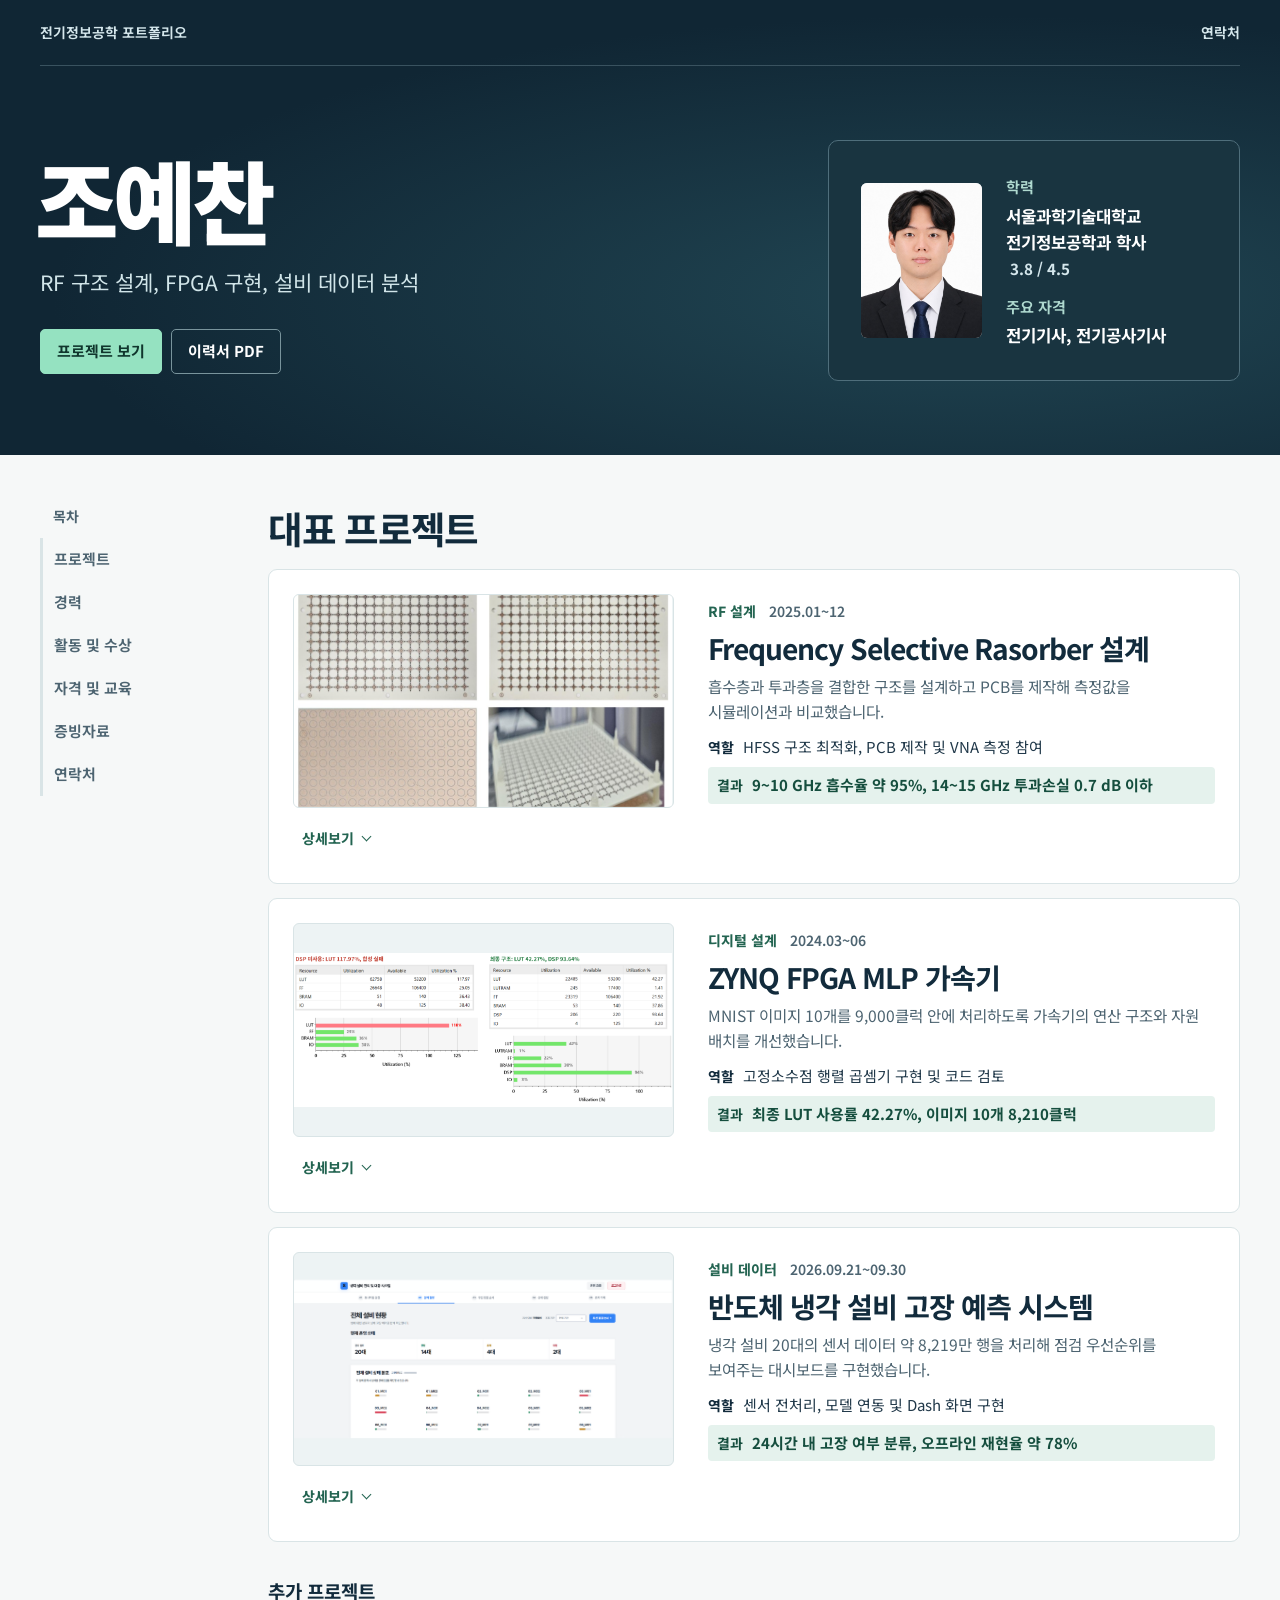
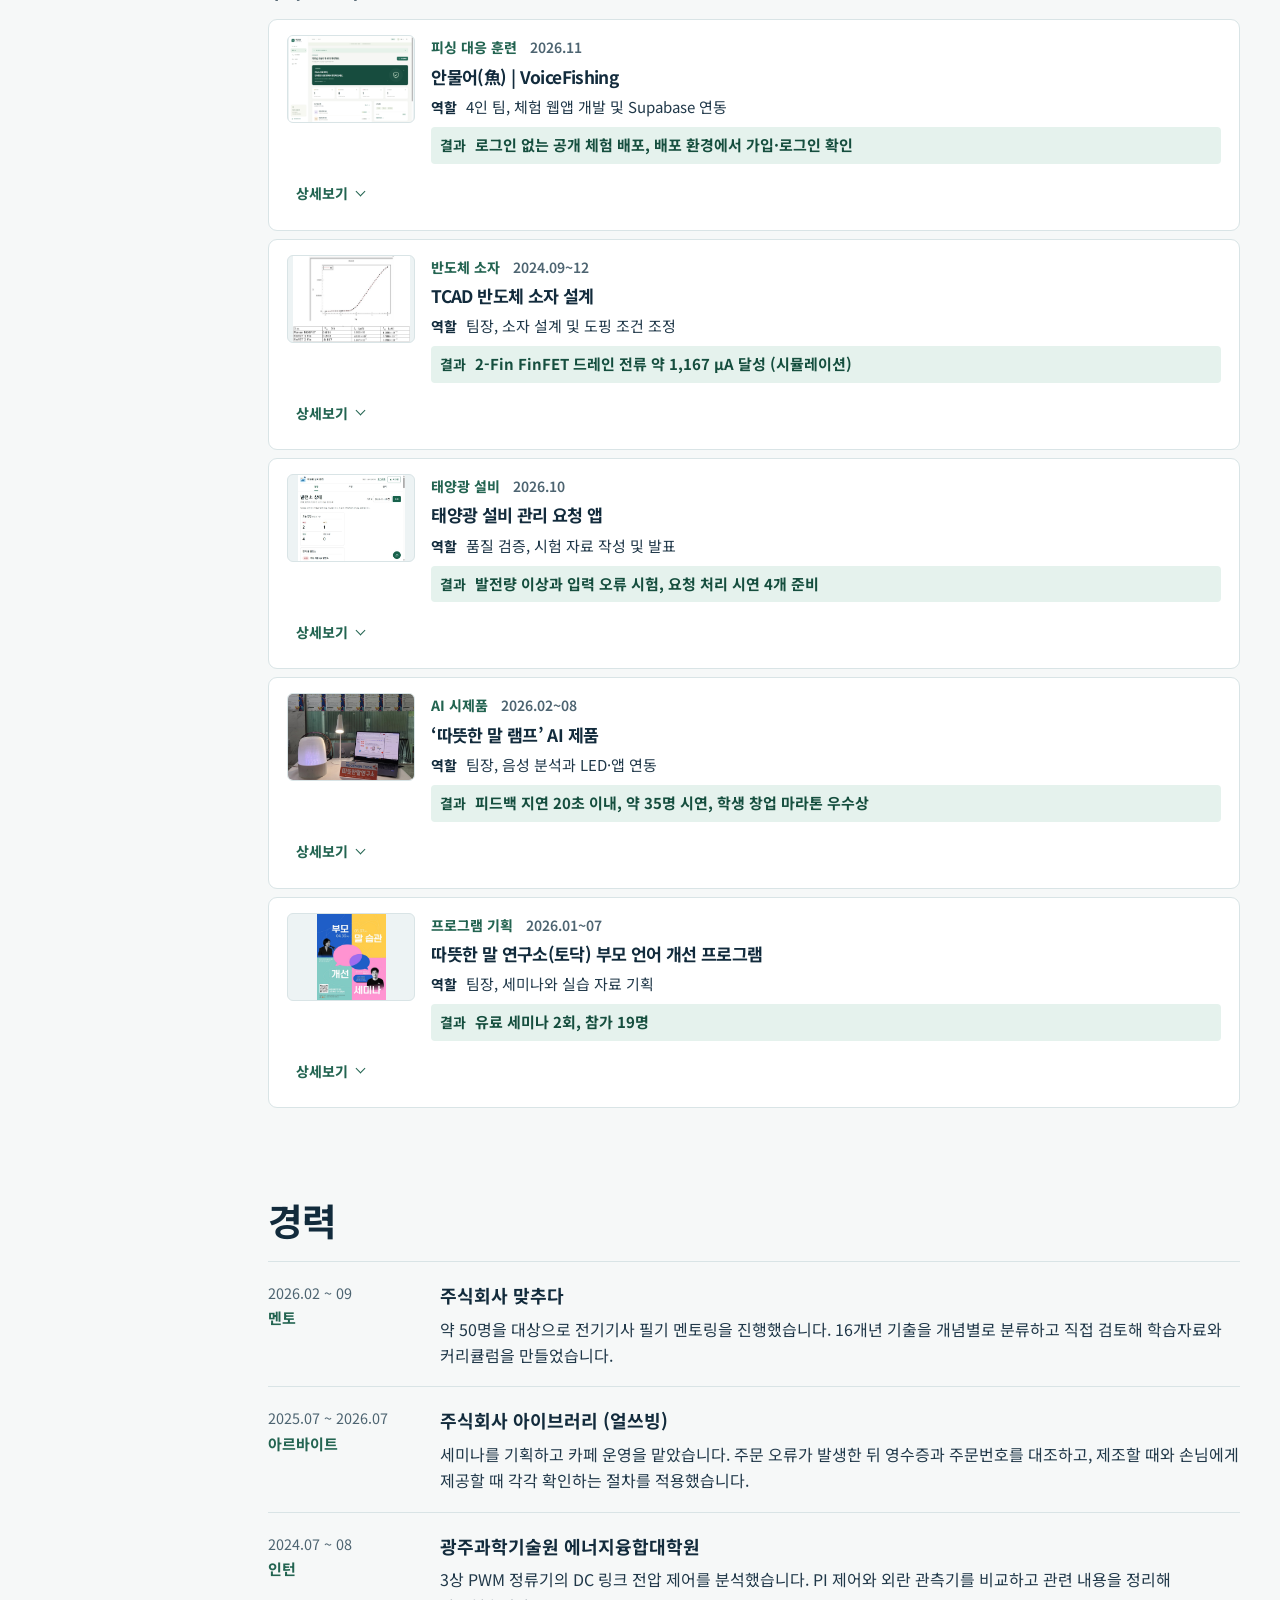
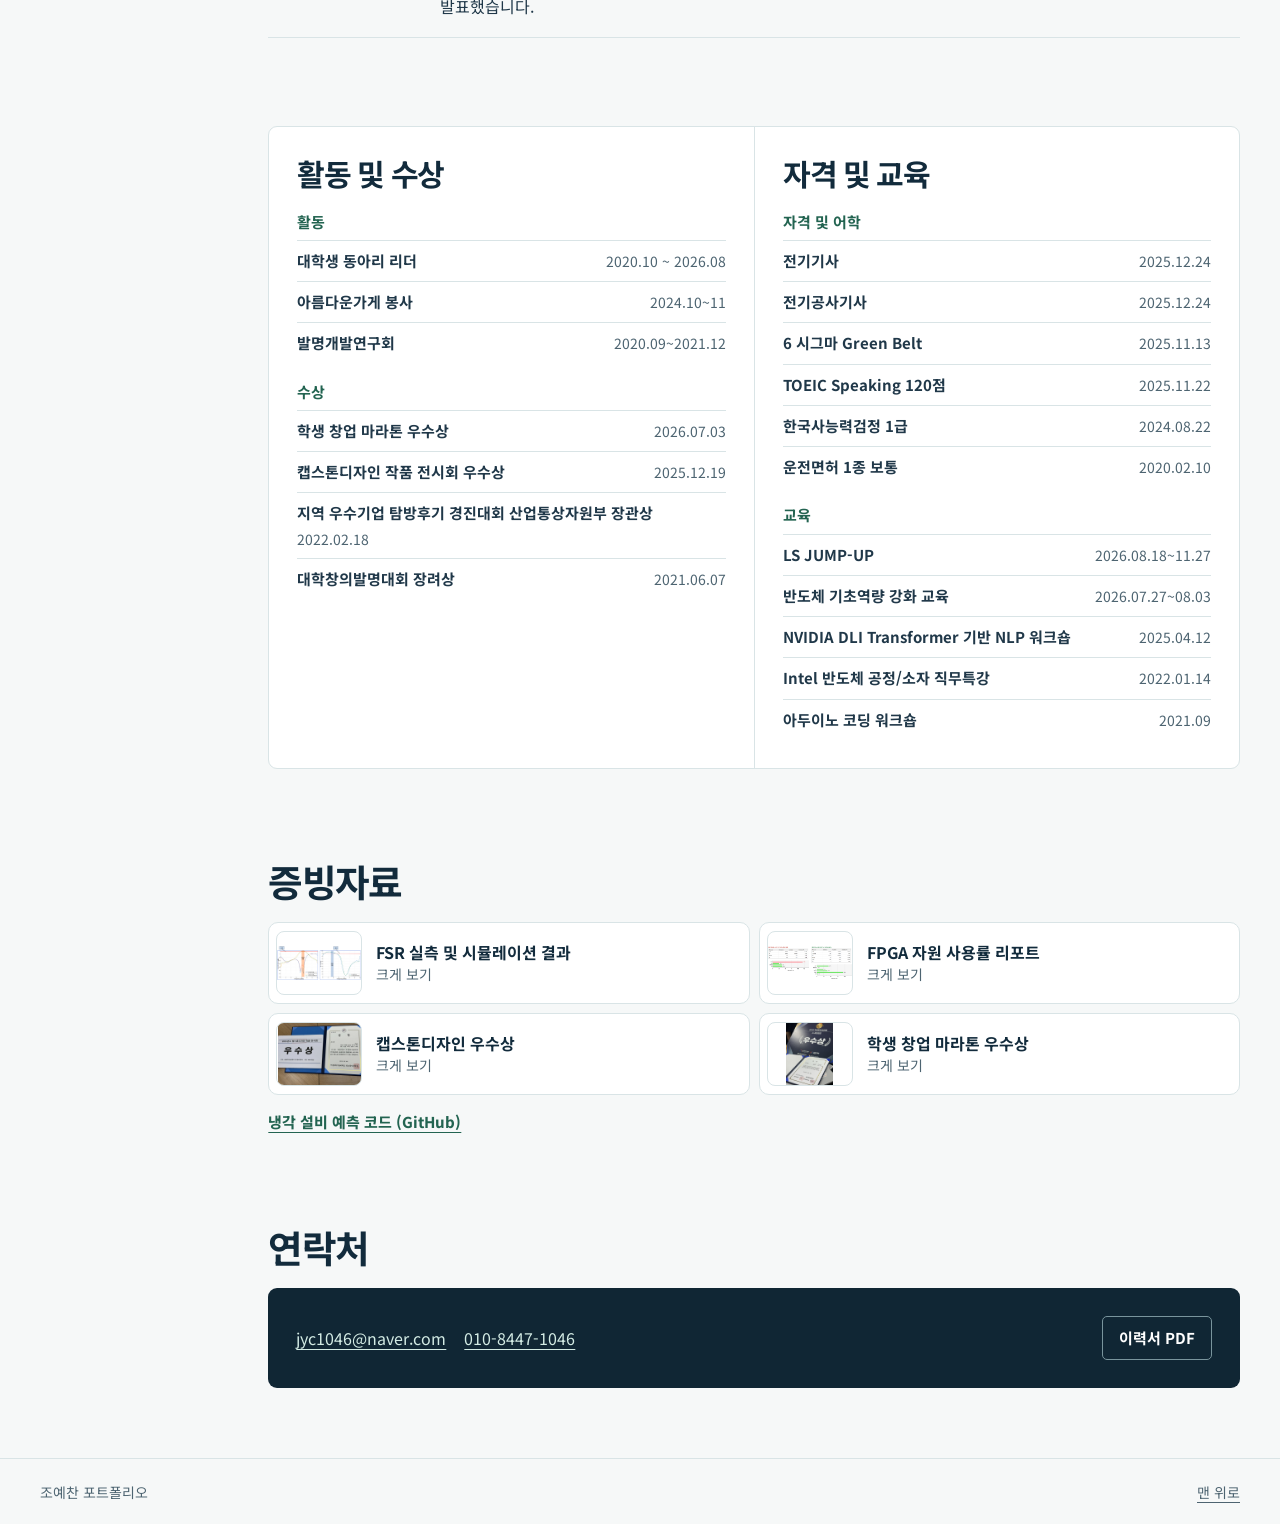
<file: index.html>
<!doctype html>
<html lang="ko">
<head>
<meta charset="utf-8">
<meta name="viewport" content="width=device-width, initial-scale=1">
<title>조예찬 | 전기정보공학 포트폴리오</title>
<meta name="description" content="조예찬의 전기정보공학 포트폴리오. 학력, 자격, RF·FPGA·설비 데이터 프로젝트, 경력, 수상과 증빙자료를 한 페이지에서 확인할 수 있습니다.">
<meta name="theme-color" content="#102634">
<link rel="preconnect" href="https://fonts.googleapis.com">
<link href="https://fonts.googleapis.com/css2?family=Noto+Sans+KR:wght@400;500;700;900&family=Plus+Jakarta+Sans:wght@500;700;800&display=swap" rel="stylesheet">
<link rel="stylesheet" href="style.css?v=20261123">
<link rel="stylesheet" href="extra.css?v=portfolio-13">
</head>
<body data-page="home">
<div id="app"></div>
<noscript><main class="portfolio-shell"><h1>조예찬 포트폴리오</h1><p>프로젝트와 경력은 JavaScript를 켜면 볼 수 있습니다.</p><p><a href="assets/resume.pdf" download>이력서 PDF</a></p></main></noscript>
<script src="data.js?v=portfolio-13"></script>
<script src="data-extra.js?v=portfolio-3"></script>
<script src="app.js?v=portfolio-13"></script>
</body>
</html>
</file>
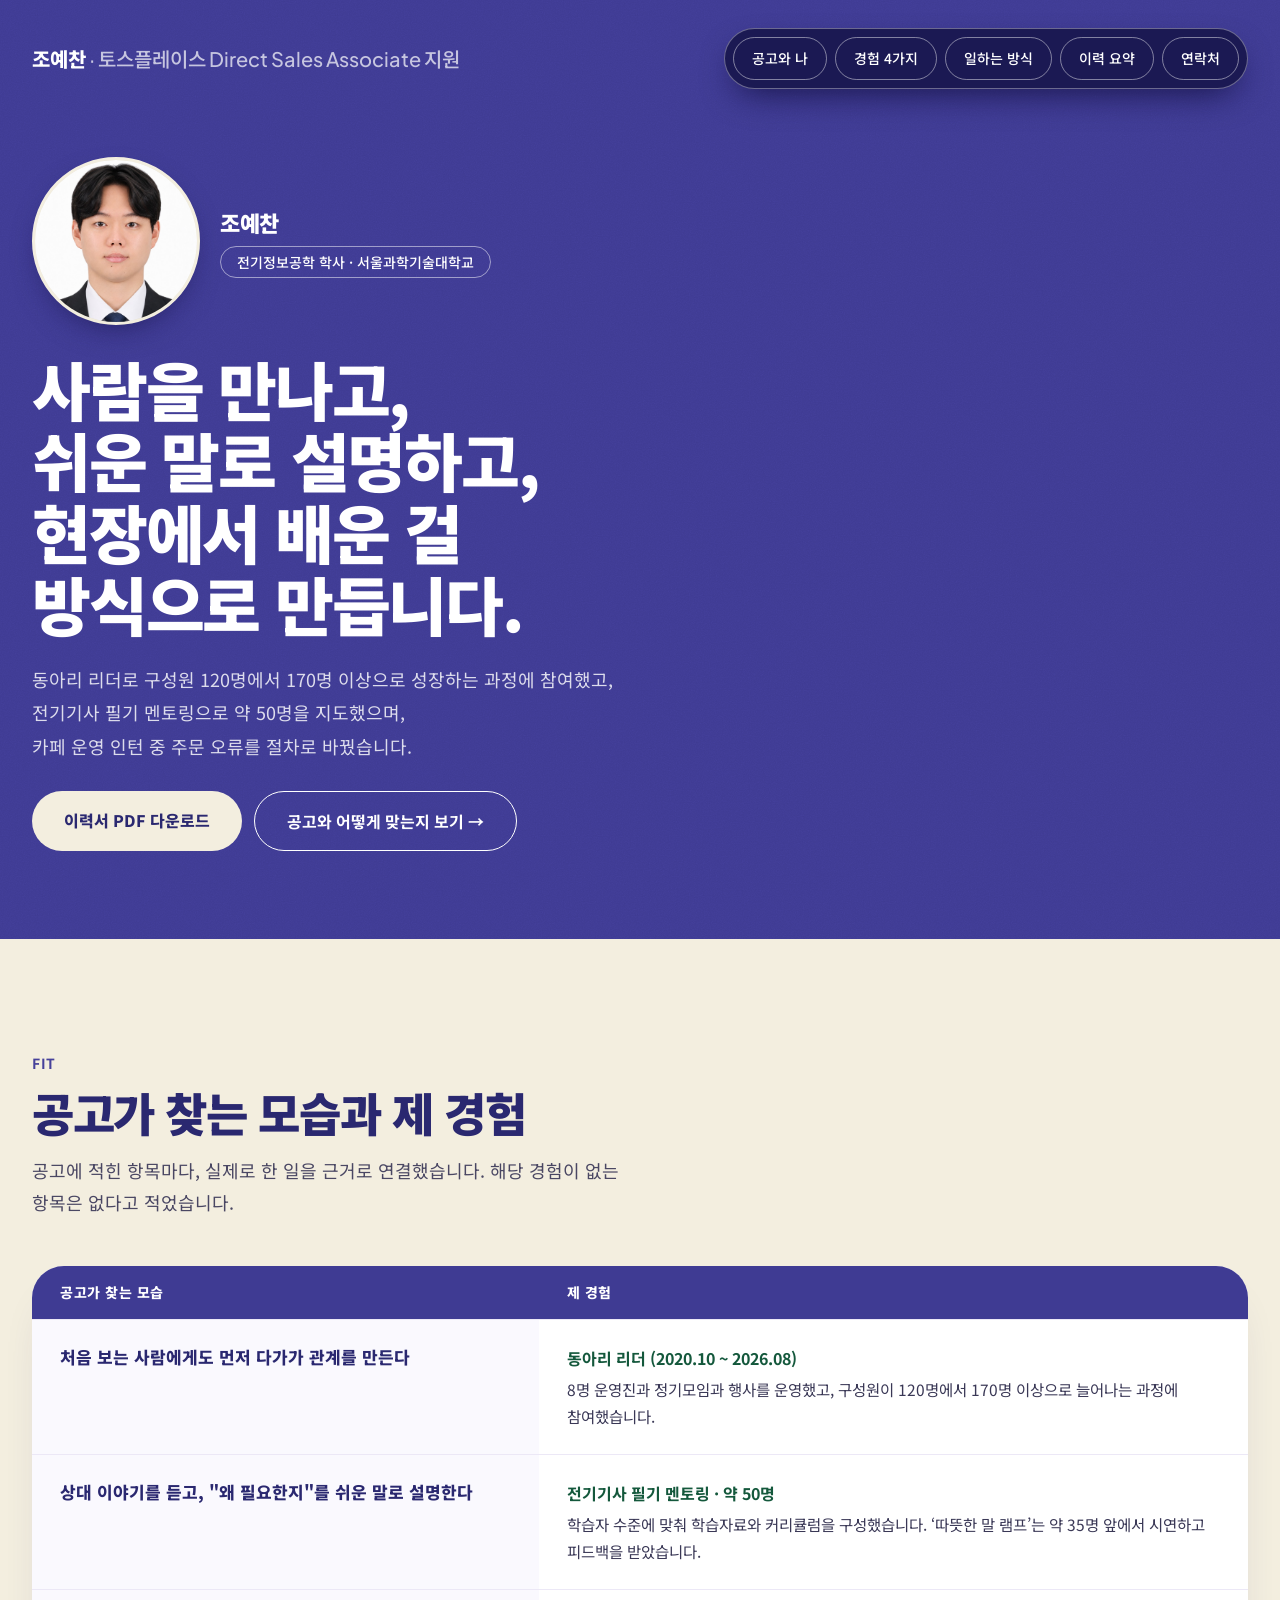
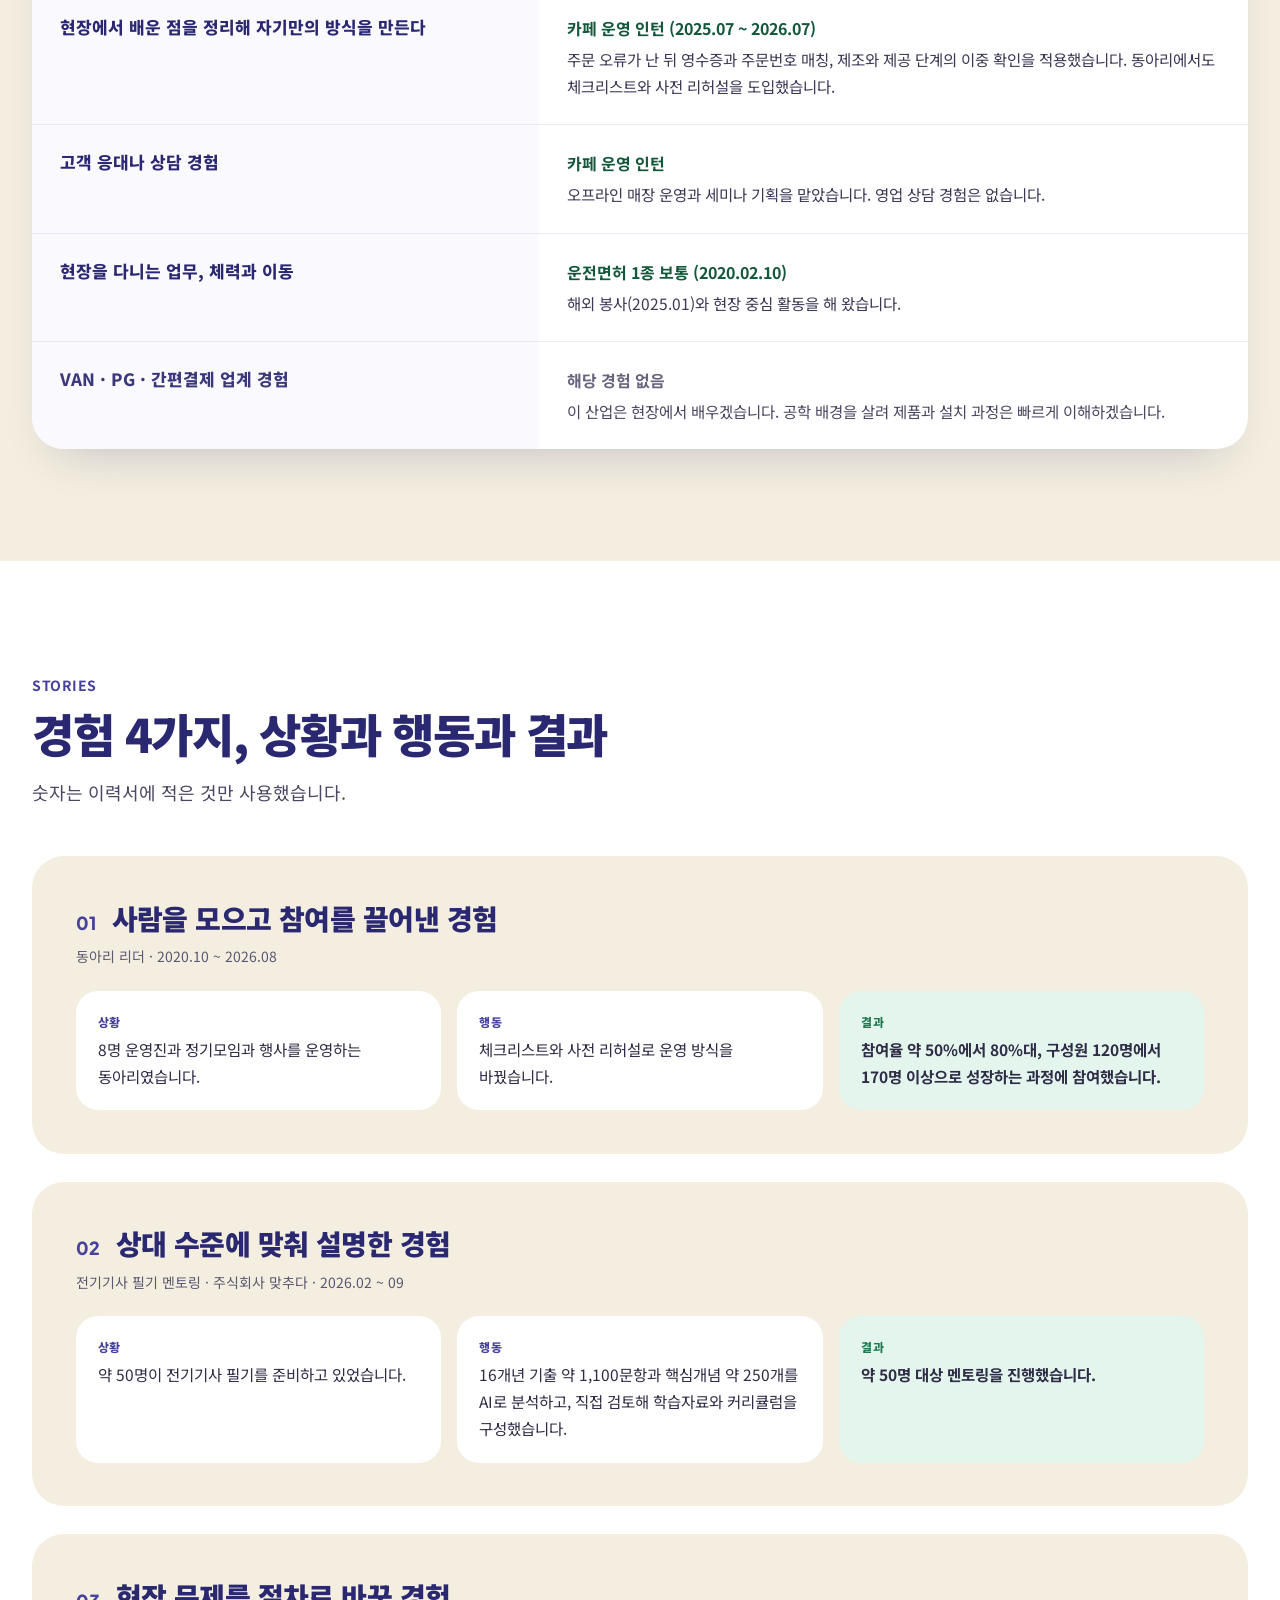
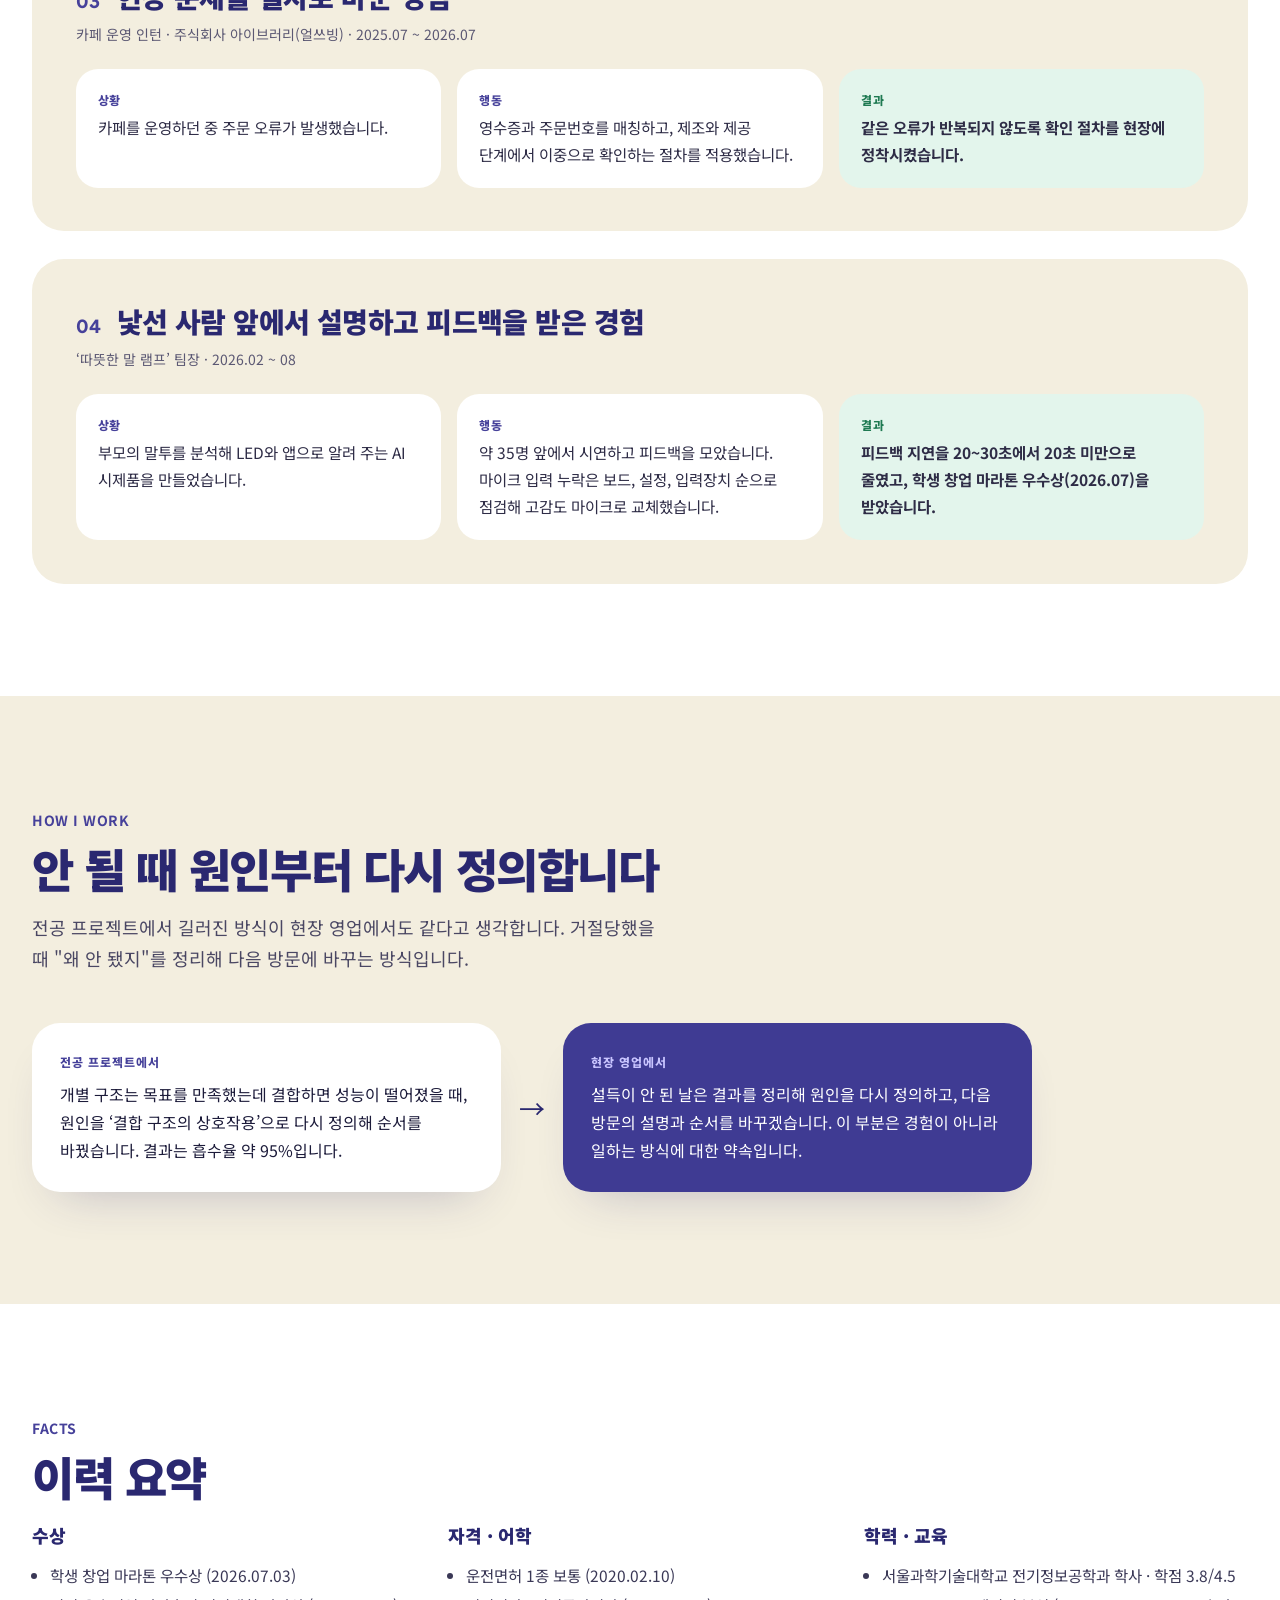
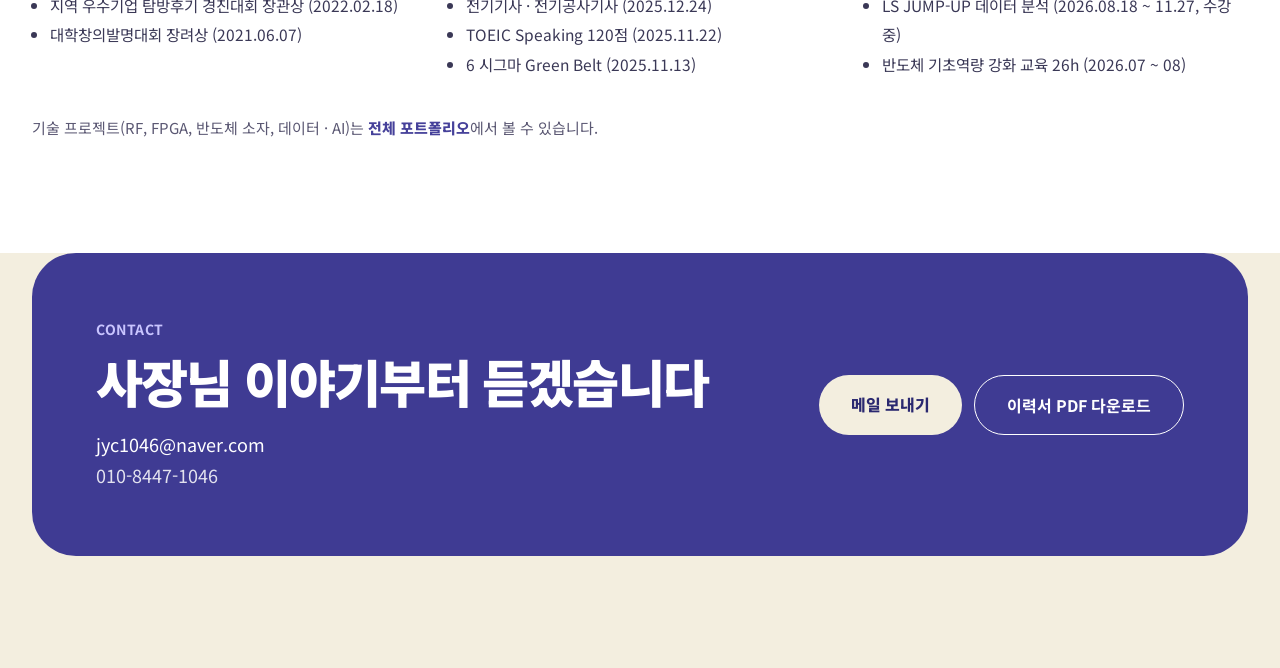
<file: apply-toss/index.html>
<!doctype html>
<html lang="ko">
<head>
<meta charset="utf-8">
<meta name="viewport" content="width=device-width, initial-scale=1">
<title>조예찬 | 토스플레이스 Direct Sales Associate 지원</title>
<meta name="description" content="사람을 모으고, 쉬운 말로 설명하고, 현장 문제를 절차로 바꿔 온 경험을 정리한 조예찬의 지원용 포트폴리오">
<link rel="preconnect" href="https://fonts.googleapis.com">
<link href="https://fonts.googleapis.com/css2?family=Noto+Sans+KR:wght@400;500;700;900&family=Plus+Jakarta+Sans:wght@500;700;800&display=swap" rel="stylesheet">
<link rel="stylesheet" href="../style.css">
<link rel="stylesheet" href="../extra.css">
<link rel="stylesheet" href="apply.css">
</head>
<body>

<header class="band">
  <div class="wrap">
    <div class="top">
      <span class="brand">조예찬<span> · 토스플레이스 Direct Sales Associate 지원</span></span>
      <nav class="nav" aria-label="섹션 이동">
        <a href="#fit">공고와 나</a>
        <a href="#stories">경험 4가지</a>
        <a href="#method">일하는 방식</a>
        <a href="#facts">이력 요약</a>
        <a href="#contact">연락처</a>
      </nav>
    </div>
    <div class="hero">
      <div class="who">
        <img class="avatar" src="../assets/img/profile.jpg" alt="조예찬 프로필 사진" width="88" height="88" onerror="this.style.display='none'">
        <div><b>조예찬</b><span class="pill-o">전기정보공학 학사 · 서울과학기술대학교</span></div>
      </div>
      <h1>사람을 만나고,<br>쉬운 말로 설명하고,<br>현장에서 배운 걸<br>방식으로 만듭니다.</h1>
      <p class="lead"><span class="nb">동아리 리더로 구성원 120명에서 170명 이상으로</span> <span class="nb">성장하는 과정에 참여했고,</span> <span class="nb">전기기사 필기 멘토링으로 약 50명을 지도했으며,</span> <span class="nb">카페 운영 인턴 중 주문 오류를 절차로 바꿨습니다.</span></p>
      <div class="btns">
        <a class="btn cream" href="조예찬_이력서_토스플레이스.pdf" download>이력서 PDF 다운로드</a>
        <a class="btn line" href="#fit">공고와 어떻게 맞는지 보기 →</a>
      </div>
    </div>
  </div>
</header>

<main id="app">

<!-- 공고와 나 -->
<section class="sec" id="fit">
  <div class="wrap">
    <div class="eyebrow dark">FIT</div>
    <h2 class="t">공고가 찾는 모습과 제 경험</h2>
    <p class="lead2">공고에 적힌 항목마다, 실제로 한 일을 근거로 연결했습니다. 해당 경험이 없는 항목은 없다고 적었습니다.</p>
    <div class="fit">
      <div class="fh"><span>공고가 찾는 모습</span><span>제 경험</span></div>

      <div class="fr">
        <div class="q">처음 보는 사람에게도 먼저 다가가 관계를 만든다</div>
        <div class="a"><b>동아리 리더 (2020.10 ~ 2026.08)</b>8명 운영진과 정기모임과 행사를 운영했고, 구성원이 120명에서 170명 이상으로 늘어나는 과정에 참여했습니다.</div>
      </div>
      <div class="fr">
        <div class="q">상대 이야기를 듣고, "왜 필요한지"를 쉬운 말로 설명한다</div>
        <div class="a"><b>전기기사 필기 멘토링 · 약 50명</b>학습자 수준에 맞춰 학습자료와 커리큘럼을 구성했습니다. ‘따뜻한 말 램프’는 약 35명 앞에서 시연하고 피드백을 받았습니다.</div>
      </div>
      <div class="fr">
        <div class="q">현장에서 배운 점을 정리해 자기만의 방식을 만든다</div>
        <div class="a"><b>카페 운영 인턴 (2025.07 ~ 2026.07)</b>주문 오류가 난 뒤 영수증과 주문번호 매칭, 제조와 제공 단계의 이중 확인을 적용했습니다. 동아리에서도 체크리스트와 사전 리허설을 도입했습니다.</div>
      </div>
      <div class="fr">
        <div class="q">고객 응대나 상담 경험</div>
        <div class="a"><b>카페 운영 인턴</b>오프라인 매장 운영과 세미나 기획을 맡았습니다. 영업 상담 경험은 없습니다.</div>
      </div>
      <div class="fr">
        <div class="q">현장을 다니는 업무, 체력과 이동</div>
        <div class="a"><b>운전면허 1종 보통 (2020.02.10)</b>해외 봉사(2025.01)와 현장 중심 활동을 해 왔습니다.</div>
      </div>
      <div class="fr none">
        <div class="q">VAN · PG · 간편결제 업계 경험</div>
        <div class="a"><b>해당 경험 없음</b>이 산업은 현장에서 배우겠습니다. 공학 배경을 살려 제품과 설치 과정은 빠르게 이해하겠습니다.</div>
      </div>
    </div>
  </div>
</section>

<!-- 경험 4가지 -->
<section class="sec white" id="stories">
  <div class="wrap">
    <div class="eyebrow dark">STORIES</div>
    <h2 class="t">경험 4가지, 상황과 행동과 결과</h2>
    <p class="lead2">숫자는 이력서에 적은 것만 사용했습니다.</p>
    <div class="stories">

      <article class="story">
        <div class="sh"><span class="sn">01</span><h3>사람을 모으고 참여를 끌어낸 경험</h3><span class="sw">동아리 리더 · 2020.10 ~ 2026.08</span></div>
        <div class="sg">
          <div><small>상황</small><p>8명 운영진과 정기모임과 행사를 운영하는 동아리였습니다.</p></div>
          <div><small>행동</small><p>체크리스트와 사전 리허설로 운영 방식을 바꿨습니다.</p></div>
          <div class="res"><small>결과</small><p>참여율 약 50%에서 80%대, 구성원 120명에서 170명 이상으로 성장하는 과정에 참여했습니다.</p></div>
        </div>
      </article>

      <article class="story">
        <div class="sh"><span class="sn">02</span><h3>상대 수준에 맞춰 설명한 경험</h3><span class="sw">전기기사 필기 멘토링 · 주식회사 맞추다 · 2026.02 ~ 09</span></div>
        <div class="sg">
          <div><small>상황</small><p>약 50명이 전기기사 필기를 준비하고 있었습니다.</p></div>
          <div><small>행동</small><p>16개년 기출 약 1,100문항과 핵심개념 약 250개를 AI로 분석하고, 직접 검토해 학습자료와 커리큘럼을 구성했습니다.</p></div>
          <div class="res"><small>결과</small><p>약 50명 대상 멘토링을 진행했습니다.</p></div>
        </div>
      </article>

      <article class="story">
        <div class="sh"><span class="sn">03</span><h3>현장 문제를 절차로 바꾼 경험</h3><span class="sw">카페 운영 인턴 · 주식회사 아이브러리(얼쓰빙) · 2025.07 ~ 2026.07</span></div>
        <div class="sg">
          <div><small>상황</small><p>카페를 운영하던 중 주문 오류가 발생했습니다.</p></div>
          <div><small>행동</small><p>영수증과 주문번호를 매칭하고, 제조와 제공 단계에서 이중으로 확인하는 절차를 적용했습니다.</p></div>
          <div class="res"><small>결과</small><p>같은 오류가 반복되지 않도록 확인 절차를 현장에 정착시켰습니다.</p></div>
        </div>
      </article>

      <article class="story">
        <div class="sh"><span class="sn">04</span><h3>낯선 사람 앞에서 설명하고 피드백을 받은 경험</h3><span class="sw">‘따뜻한 말 램프’ 팀장 · 2026.02 ~ 08</span></div>
        <div class="sg">
          <div><small>상황</small><p>부모의 말투를 분석해 LED와 앱으로 알려 주는 AI 시제품을 만들었습니다.</p></div>
          <div><small>행동</small><p>약 35명 앞에서 시연하고 피드백을 모았습니다. 마이크 입력 누락은 보드, 설정, 입력장치 순으로 점검해 고감도 마이크로 교체했습니다.</p></div>
          <div class="res"><small>결과</small><p>피드백 지연을 20~30초에서 20초 미만으로 줄였고, 학생 창업 마라톤 우수상(2026.07)을 받았습니다.</p></div>
        </div>
      </article>

    </div>
  </div>
</section>

<!-- 일하는 방식 -->
<section class="sec" id="method">
  <div class="wrap">
    <div class="eyebrow dark">HOW I WORK</div>
    <h2 class="t">안 될 때 원인부터 다시 정의합니다</h2>
    <p class="lead2">전공 프로젝트에서 길러진 방식이 현장 영업에서도 같다고 생각합니다. 거절당했을 때 "왜 안 됐지"를 정리해 다음 방문에 바꾸는 방식입니다.</p>
    <div class="bridge">
      <div class="bc"><small>전공 프로젝트에서</small><p>개별 구조는 목표를 만족했는데 결합하면 성능이 떨어졌을 때, 원인을 ‘결합 구조의 상호작용’으로 다시 정의해 순서를 바꿨습니다. 결과는 흡수율 약 95%입니다.</p></div>
      <div class="ba">→</div>
      <div class="bc g"><small>현장 영업에서</small><p>설득이 안 된 날은 결과를 정리해 원인을 다시 정의하고, 다음 방문의 설명과 순서를 바꾸겠습니다. 이 부분은 경험이 아니라 일하는 방식에 대한 약속입니다.</p></div>
    </div>
  </div>
</section>

<!-- 이력 요약 -->
<section class="sec white" id="facts">
  <div class="wrap">
    <div class="eyebrow dark">FACTS</div>
    <h2 class="t">이력 요약</h2>
    <div class="facts">
      <div><h3>수상</h3><ul><li>학생 창업 마라톤 우수상 (2026.07.03)</li><li>지역 우수기업 탐방후기 경진대회 장관상 (2022.02.18)</li><li>대학창의발명대회 장려상 (2021.06.07)</li></ul></div>
      <div><h3>자격 · 어학</h3><ul><li>운전면허 1종 보통 (2020.02.10)</li><li>전기기사 · 전기공사기사 (2025.12.24)</li><li>TOEIC Speaking 120점 (2025.11.22)</li><li>6 시그마 Green Belt (2025.11.13)</li></ul></div>
      <div><h3>학력 · 교육</h3><ul><li>서울과학기술대학교 전기정보공학과 학사 · 학점 3.8/4.5</li><li>LS JUMP-UP 데이터 분석 (2026.08.18 ~ 11.27, 수강 중)</li><li>반도체 기초역량 강화 교육 26h (2026.07 ~ 08)</li></ul></div>
    </div>
    <p class="note">기술 프로젝트(RF, FPGA, 반도체 소자, 데이터 · AI)는 <a href="../index.html">전체 포트폴리오</a>에서 볼 수 있습니다.</p>
  </div>
</section>

</main>

<section class="contact" id="contact">
  <div class="wrap">
    <div class="cbox">
      <div>
        <div class="eyebrow">CONTACT</div>
        <h2>사장님 이야기부터 듣겠습니다</h2>
        <div class="li">jyc1046@naver.com</div>
        <div class="li s">010-8447-1046</div>
      </div>
      <div class="btns">
        <a class="btn cream" href="mailto:jyc1046@naver.com">메일 보내기</a>
        <a class="btn line" href="조예찬_이력서_토스플레이스.pdf" download>이력서 PDF 다운로드</a>
      </div>
    </div>
  </div>
</section>

</body>
</html>
</file>
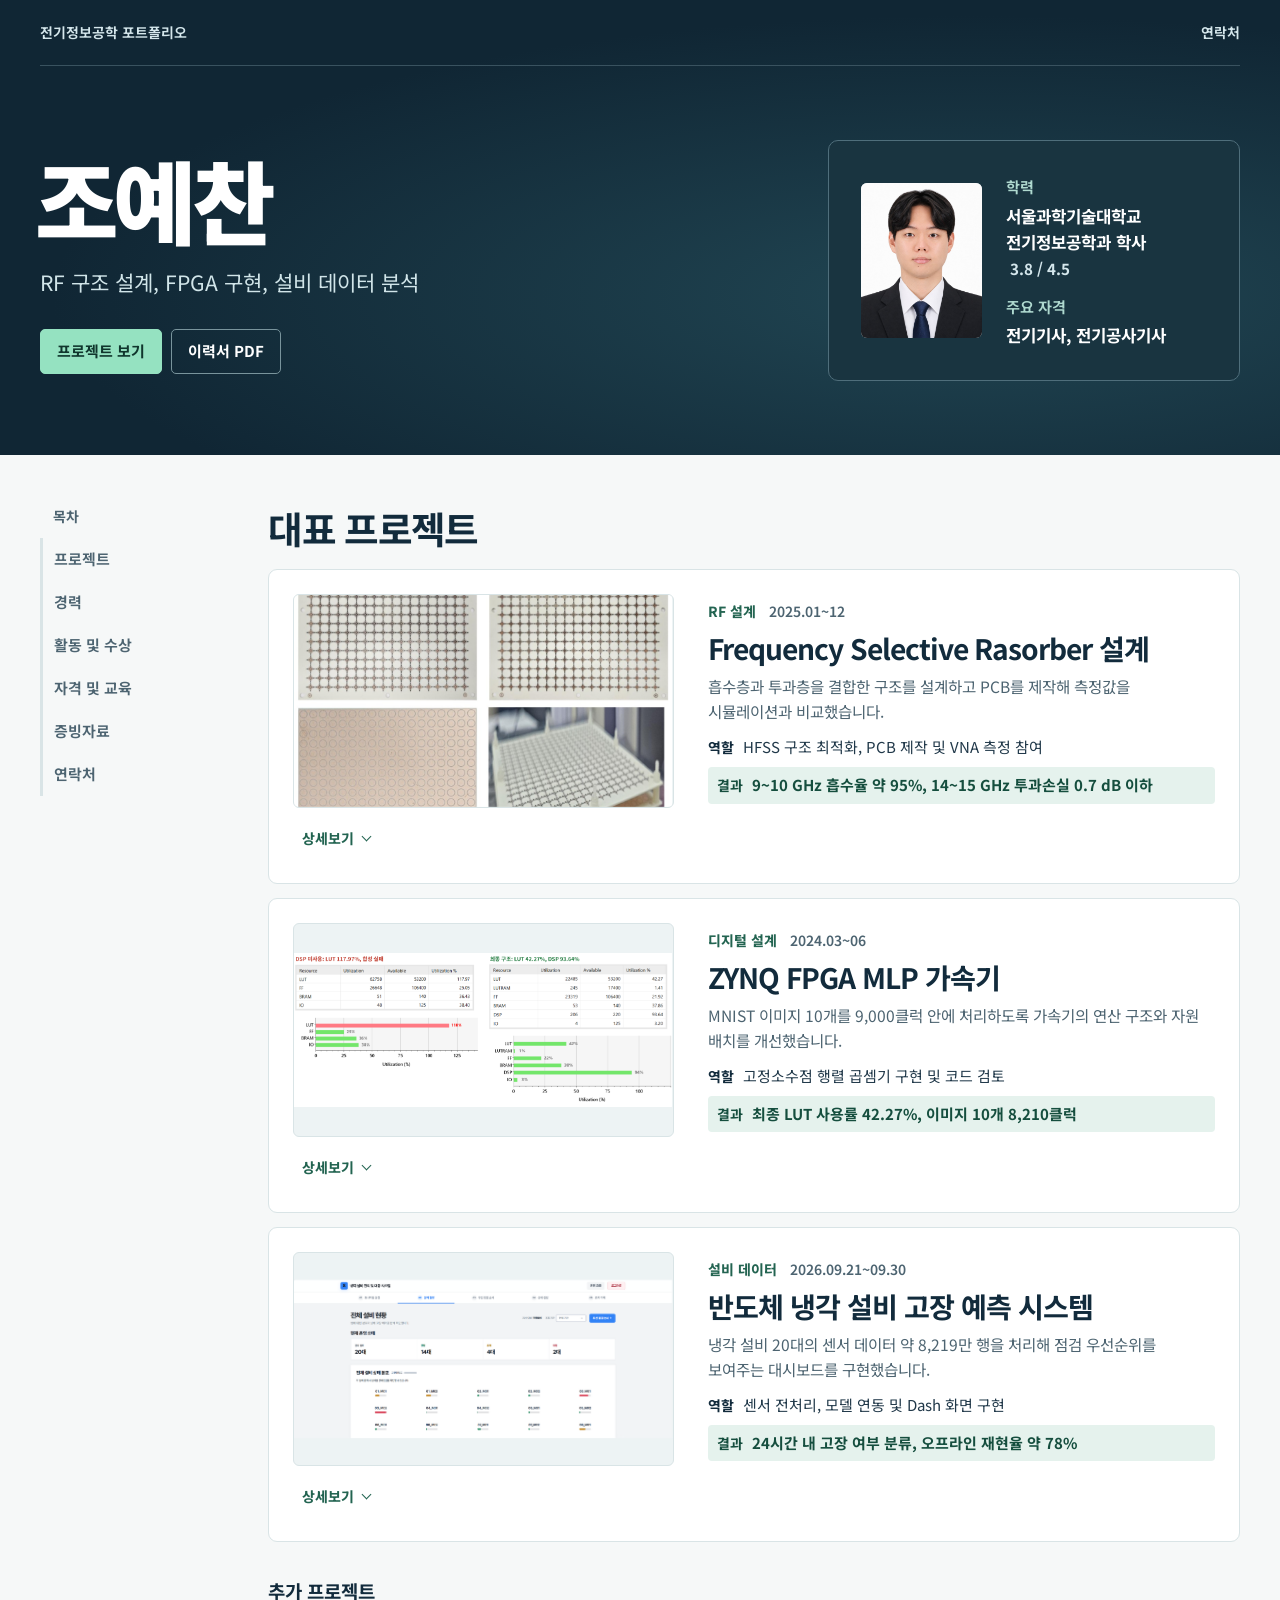
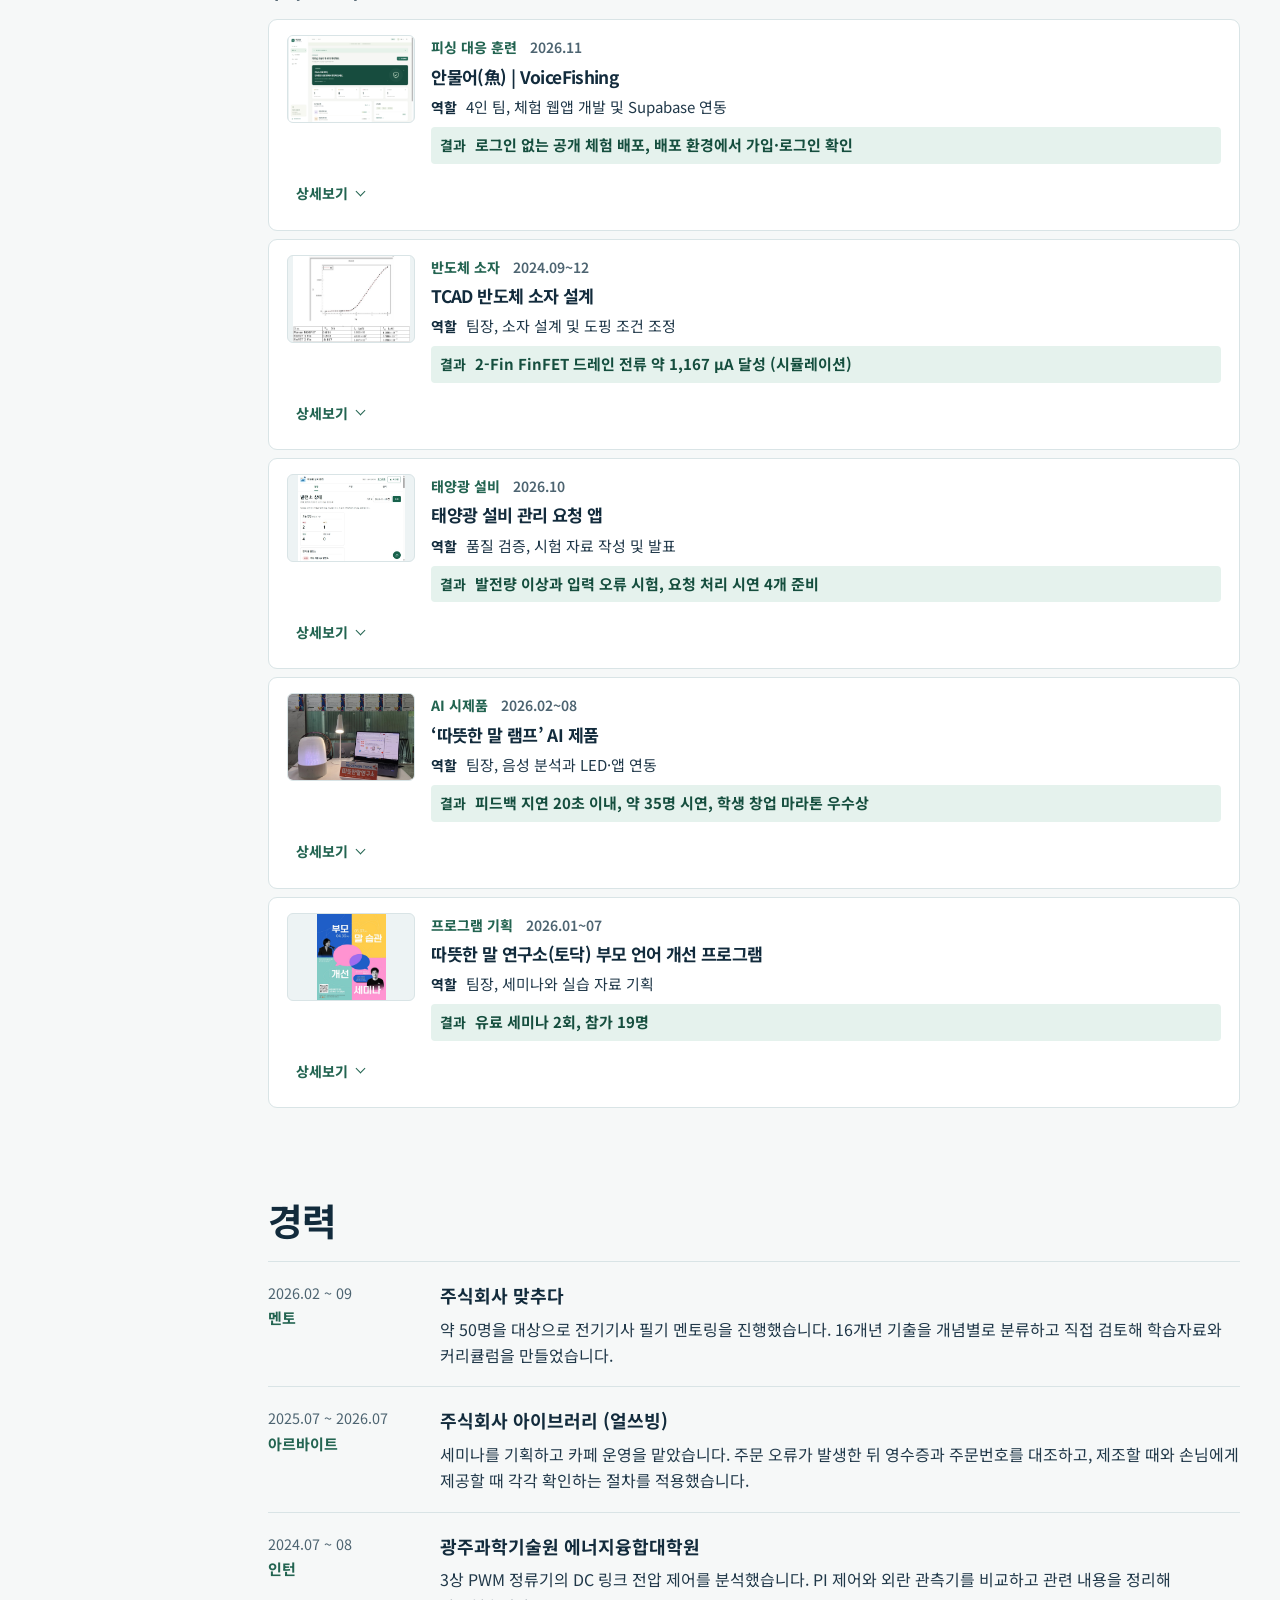
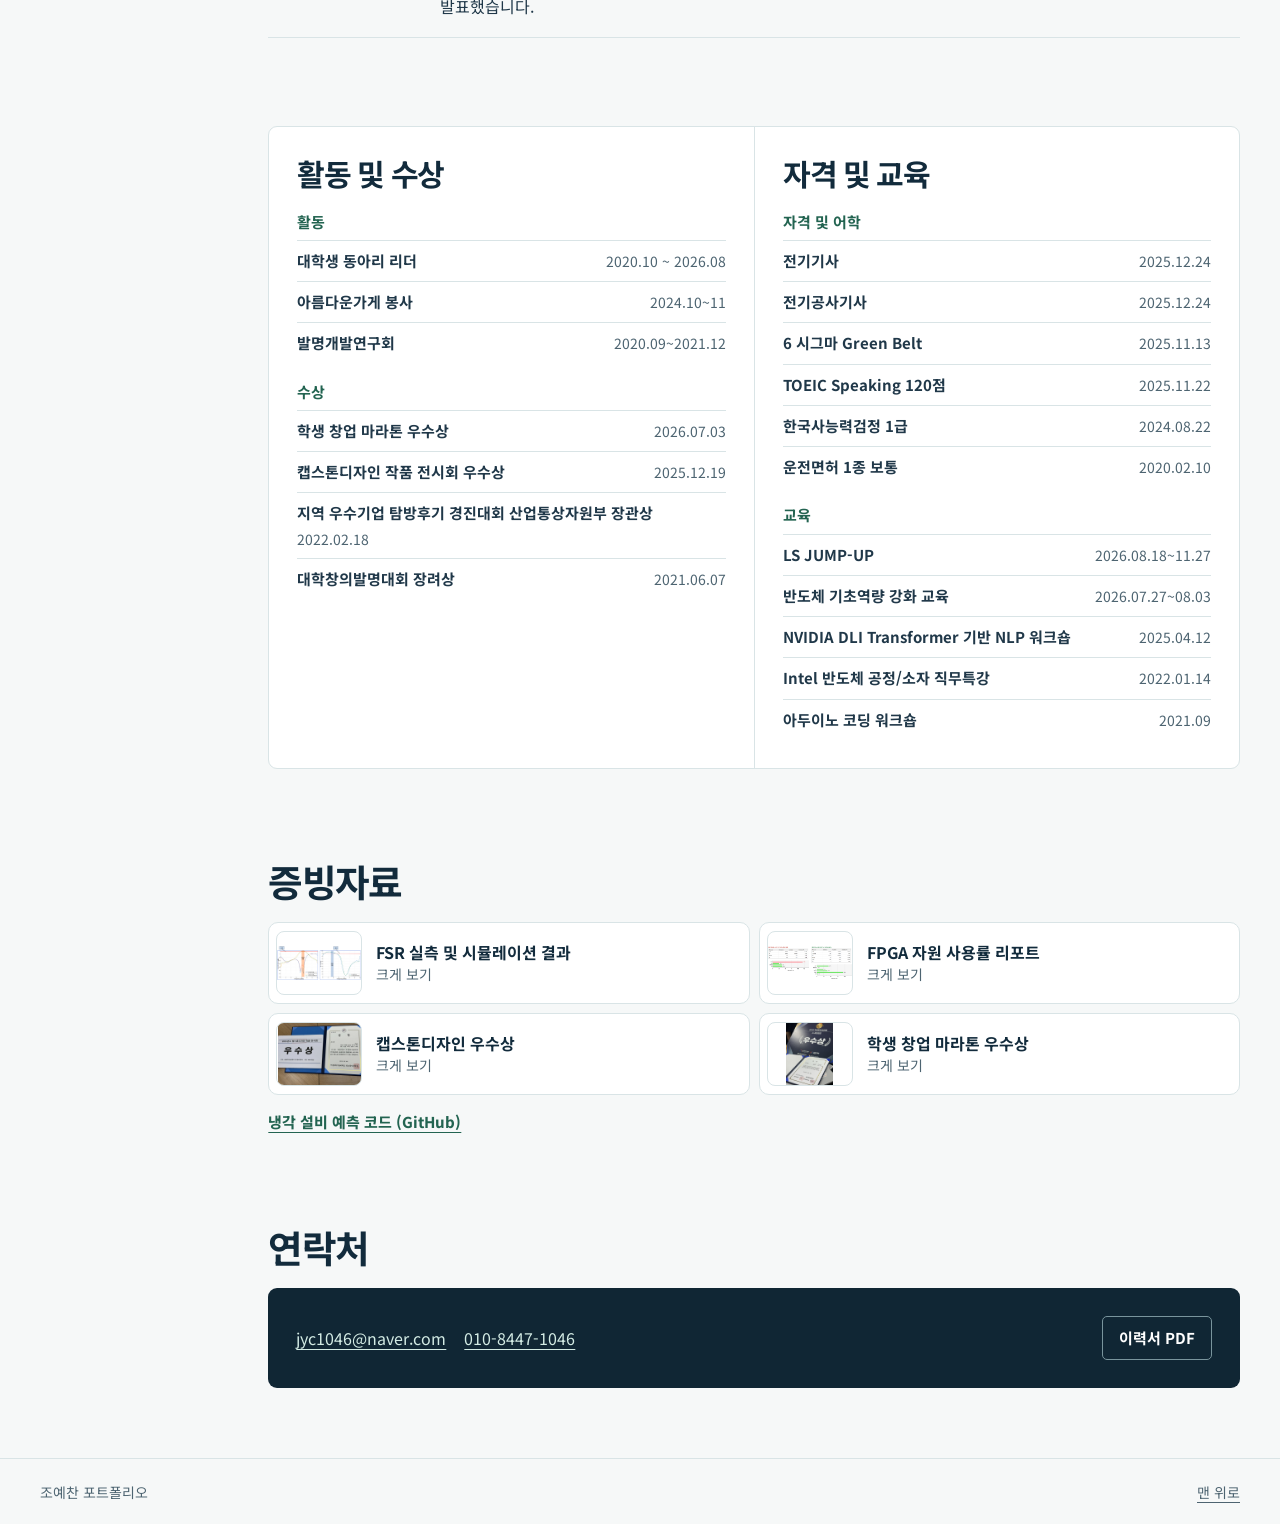
<file: about.html>
<!doctype html>
<html lang="ko">
<head>
<meta charset="utf-8">
<meta name="viewport" content="width=device-width, initial-scale=1">
<title>조예찬 | 포트폴리오</title>
<meta name="description" content="RF·FPGA·반도체 소자·데이터 AI 프로젝트를 시뮬레이션과 실측으로 검증해 온 전기정보공학 학사 조예찬의 포트폴리오">
<link rel="preconnect" href="https://fonts.googleapis.com">
<link href="https://fonts.googleapis.com/css2?family=Noto+Sans+KR:wght@400;500;700;900&family=Plus+Jakarta+Sans:wght@500;700;800&display=swap" rel="stylesheet">
<link rel="stylesheet" href="style.css?v=20261123">
<link rel="stylesheet" href="extra.css?v=portfolio-2">
</head>
<body data-page="about">
<div id="app"></div>
<noscript>이 사이트는 JavaScript가 필요합니다.</noscript>
<script src="data.js?v=portfolio-2"></script>
<script src="data-extra.js?v=portfolio-2"></script>
<script src="app.js?v=portfolio-7"></script>
</body>
</html>
</file>
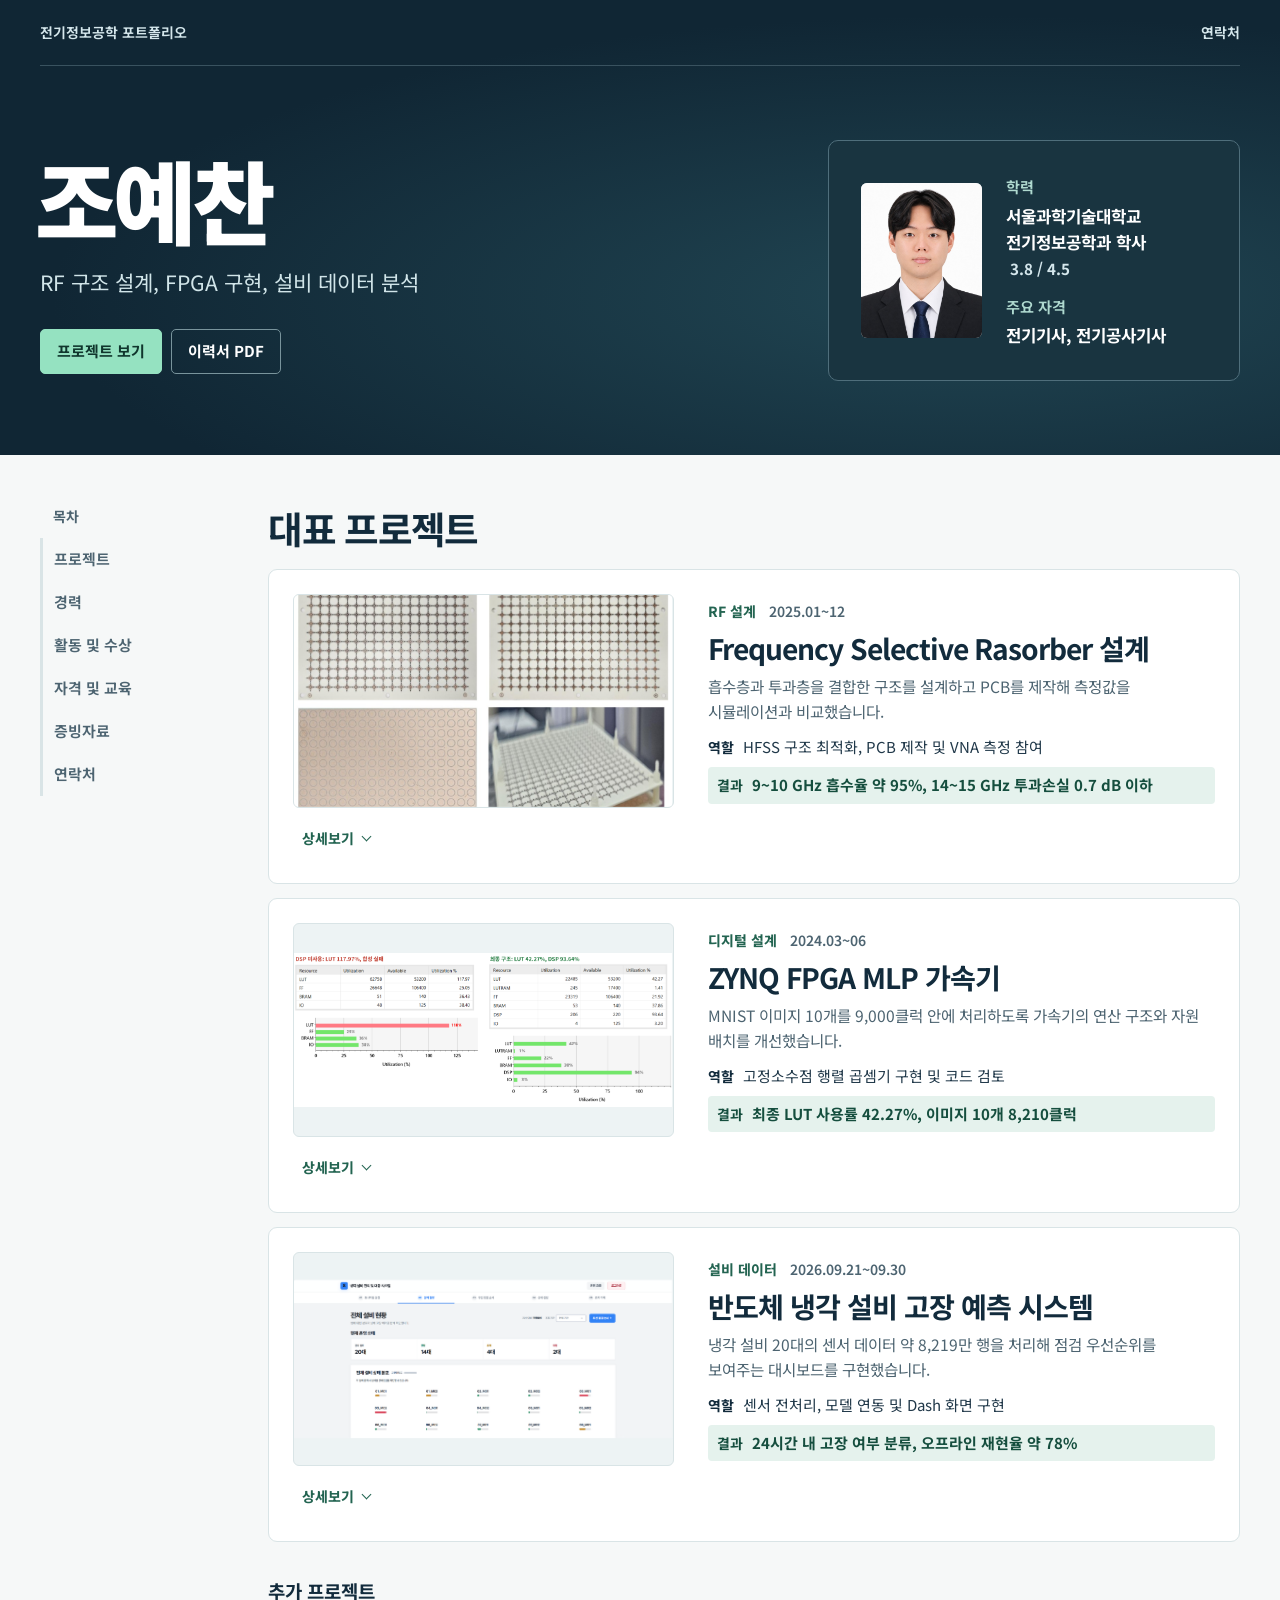
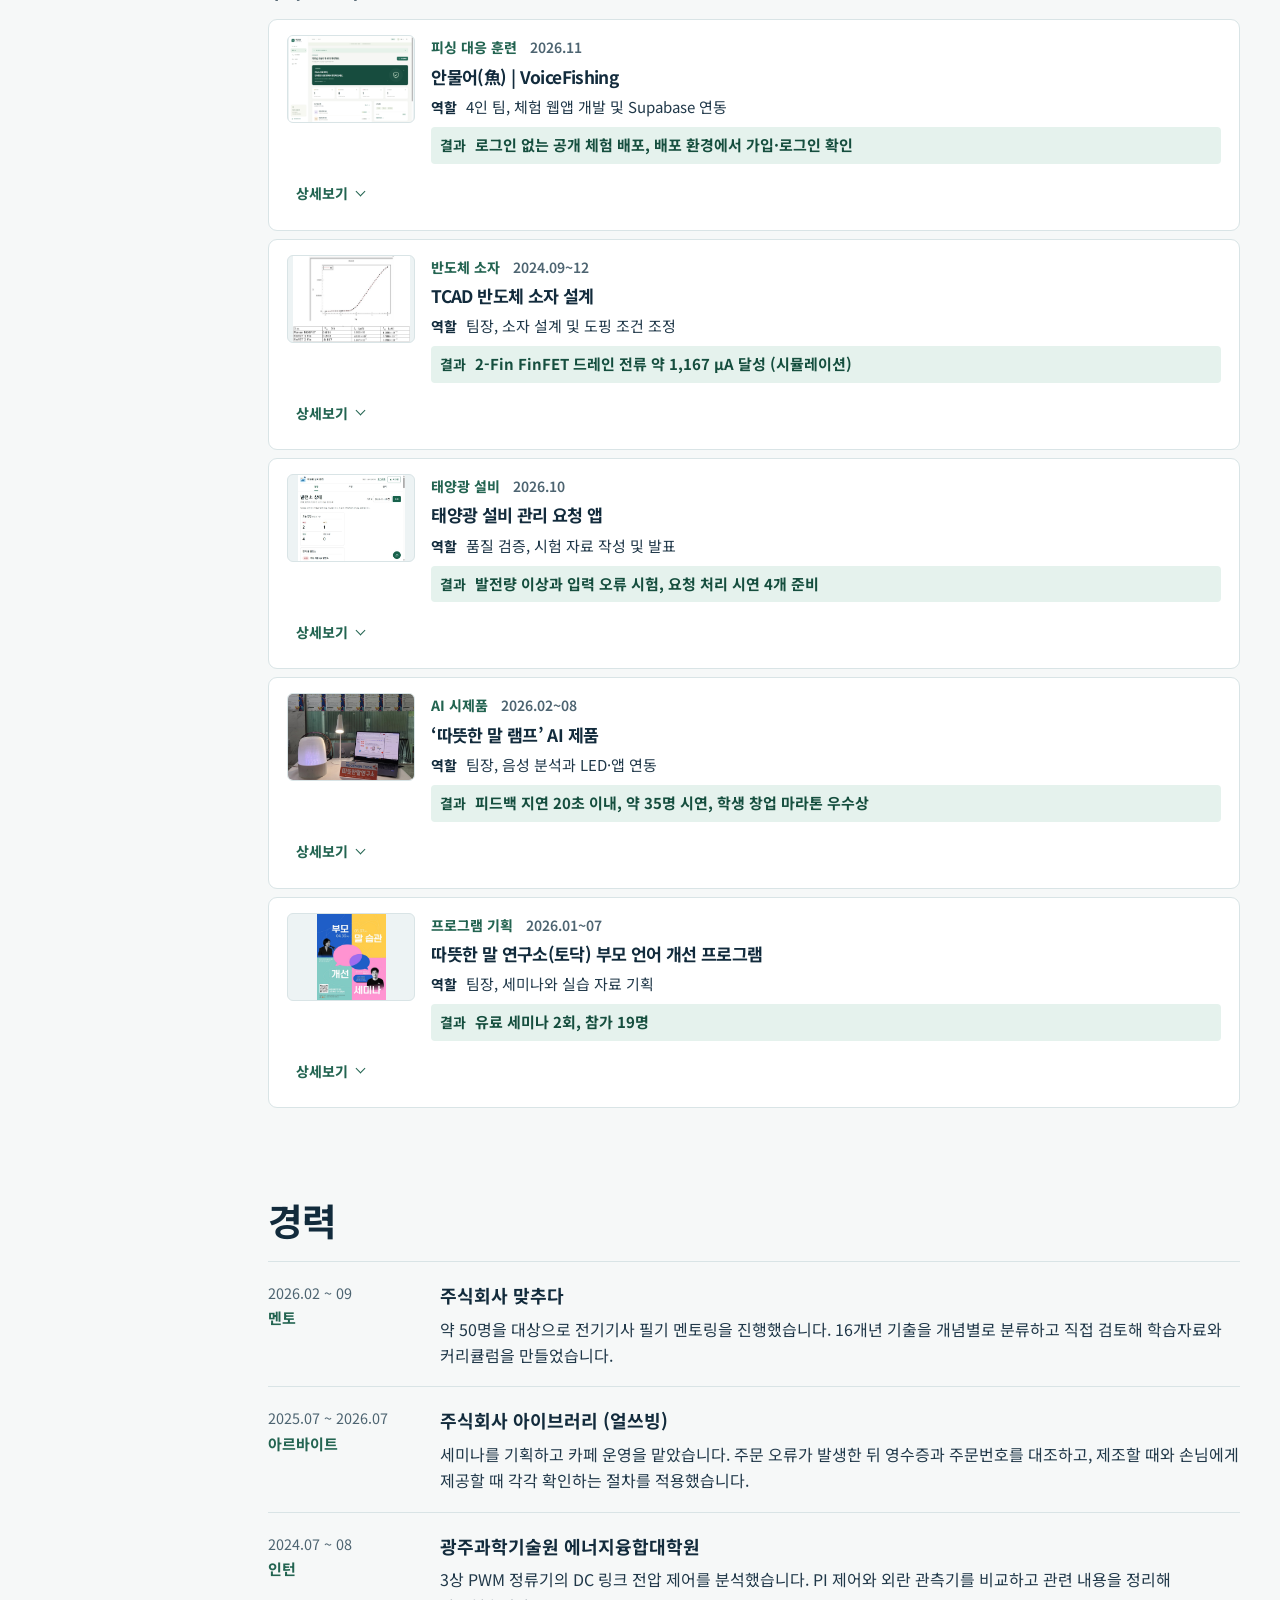
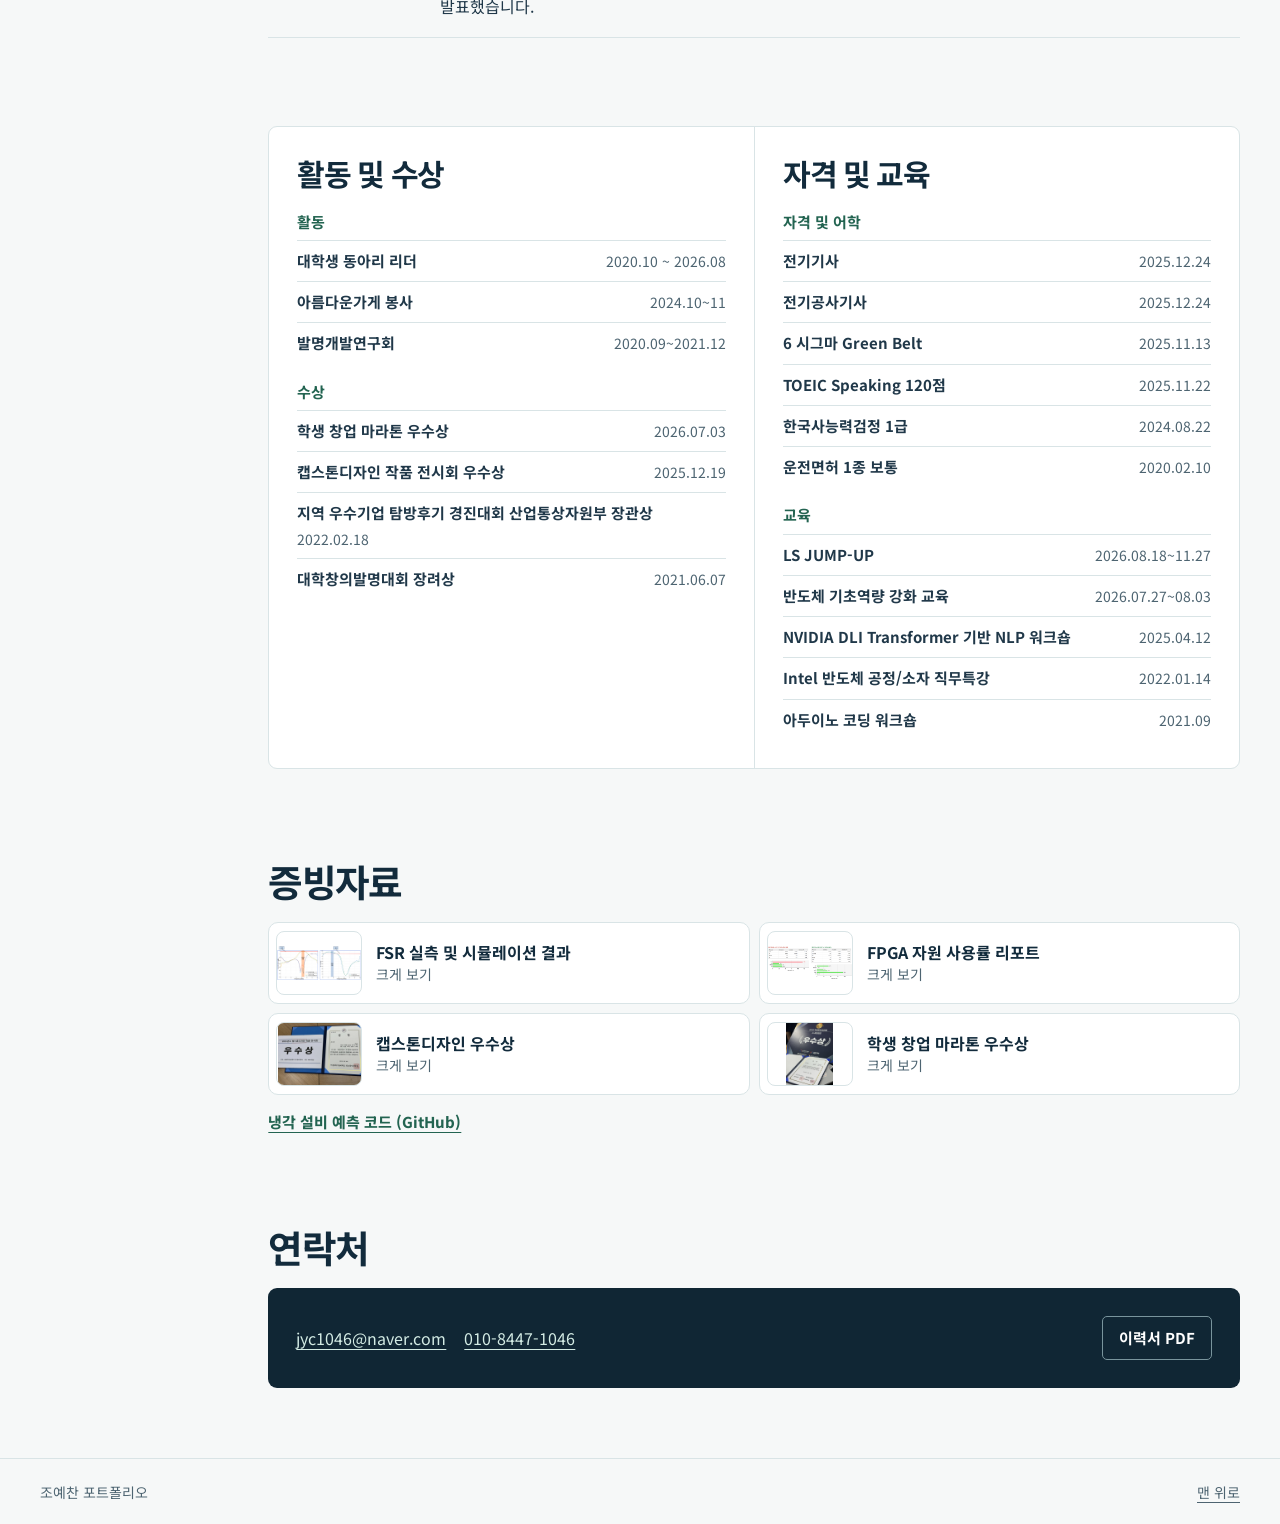
<file: activities.html>
<!doctype html>
<html lang="ko">
<head>
<meta charset="utf-8">
<meta name="viewport" content="width=device-width, initial-scale=1">
<title>조예찬 | 포트폴리오</title>
<meta name="description" content="RF·FPGA·반도체 소자·데이터 AI 프로젝트를 시뮬레이션과 실측으로 검증해 온 전기정보공학 학사 조예찬의 포트폴리오">
<link rel="preconnect" href="https://fonts.googleapis.com">
<link href="https://fonts.googleapis.com/css2?family=Noto+Sans+KR:wght@400;500;700;900&family=Plus+Jakarta+Sans:wght@500;700;800&display=swap" rel="stylesheet">
<link rel="stylesheet" href="style.css?v=20261123">
<link rel="stylesheet" href="extra.css?v=portfolio-2">
</head>
<body data-page="activities">
<div id="app"></div>
<noscript>이 사이트는 JavaScript가 필요합니다.</noscript>
<script src="data.js?v=portfolio-2"></script>
<script src="data-extra.js?v=portfolio-2"></script>
<script src="app.js?v=portfolio-7"></script>
</body>
</html>
</file>
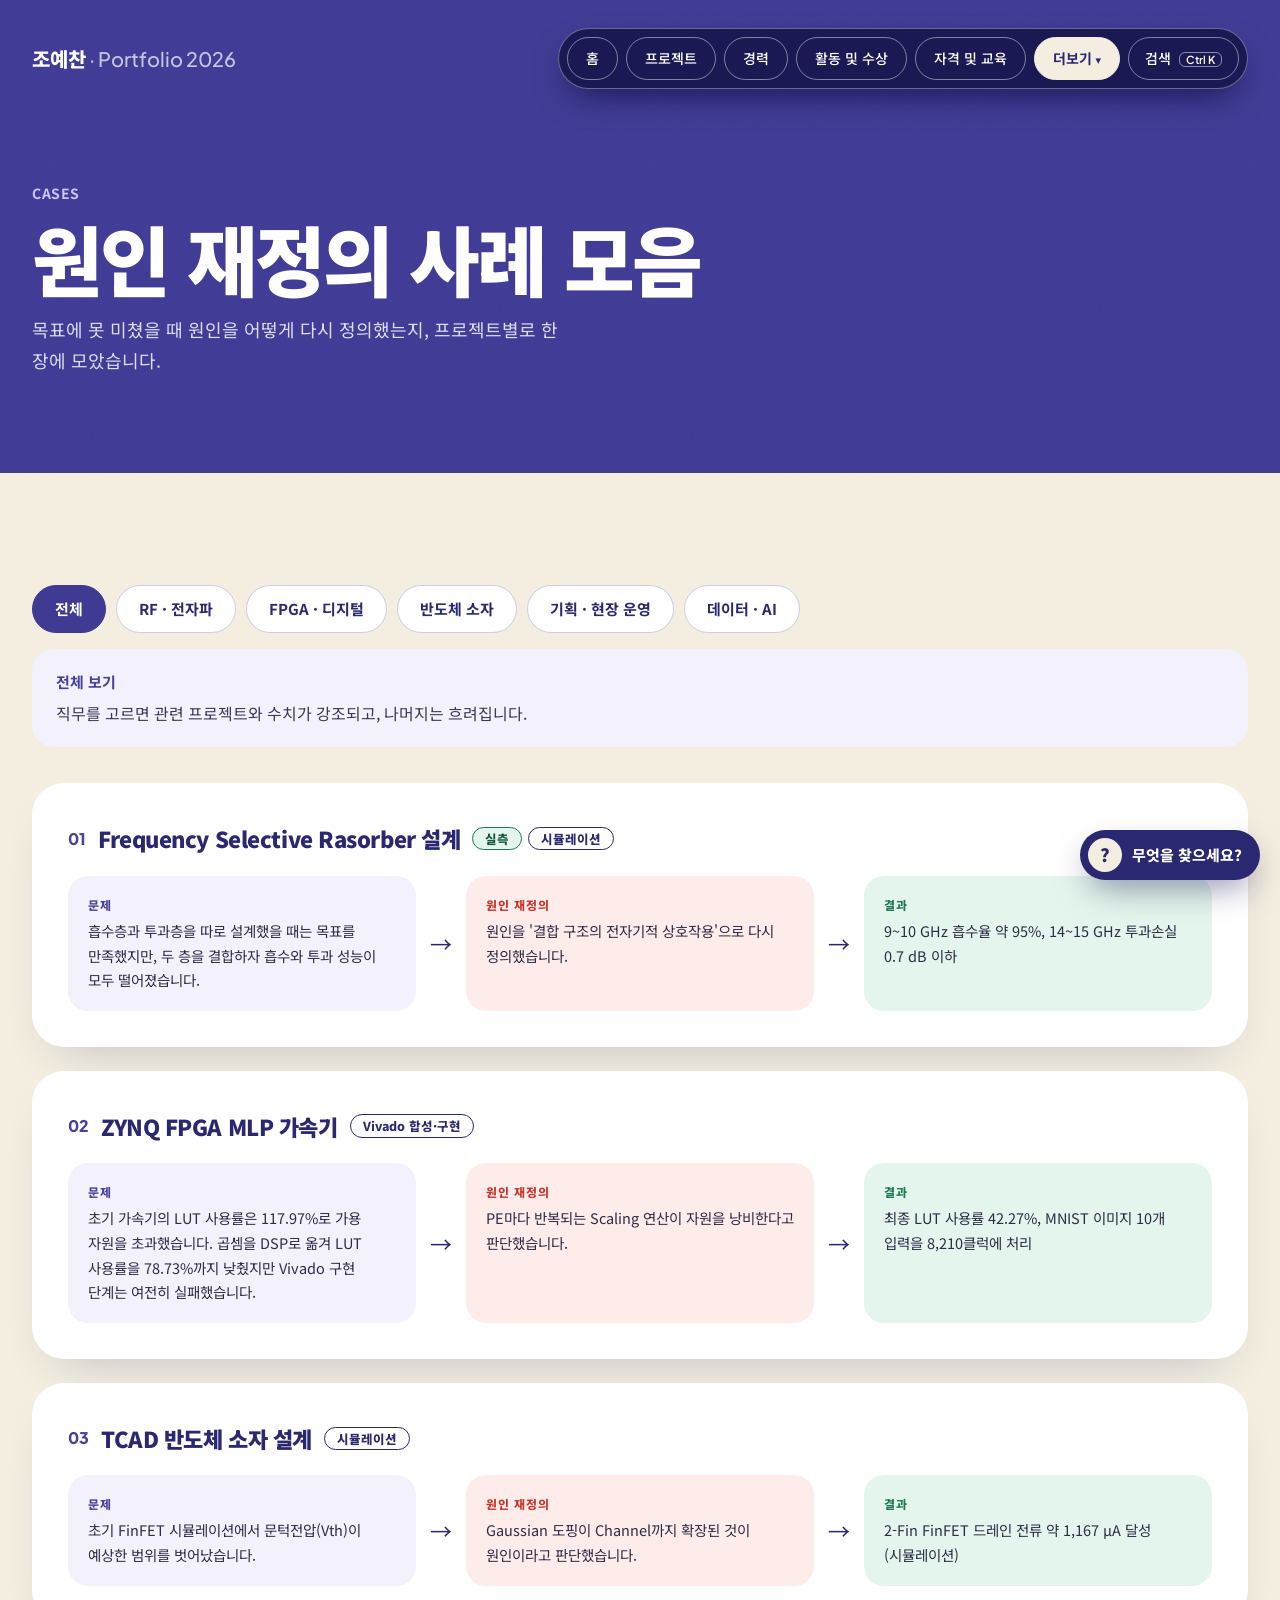
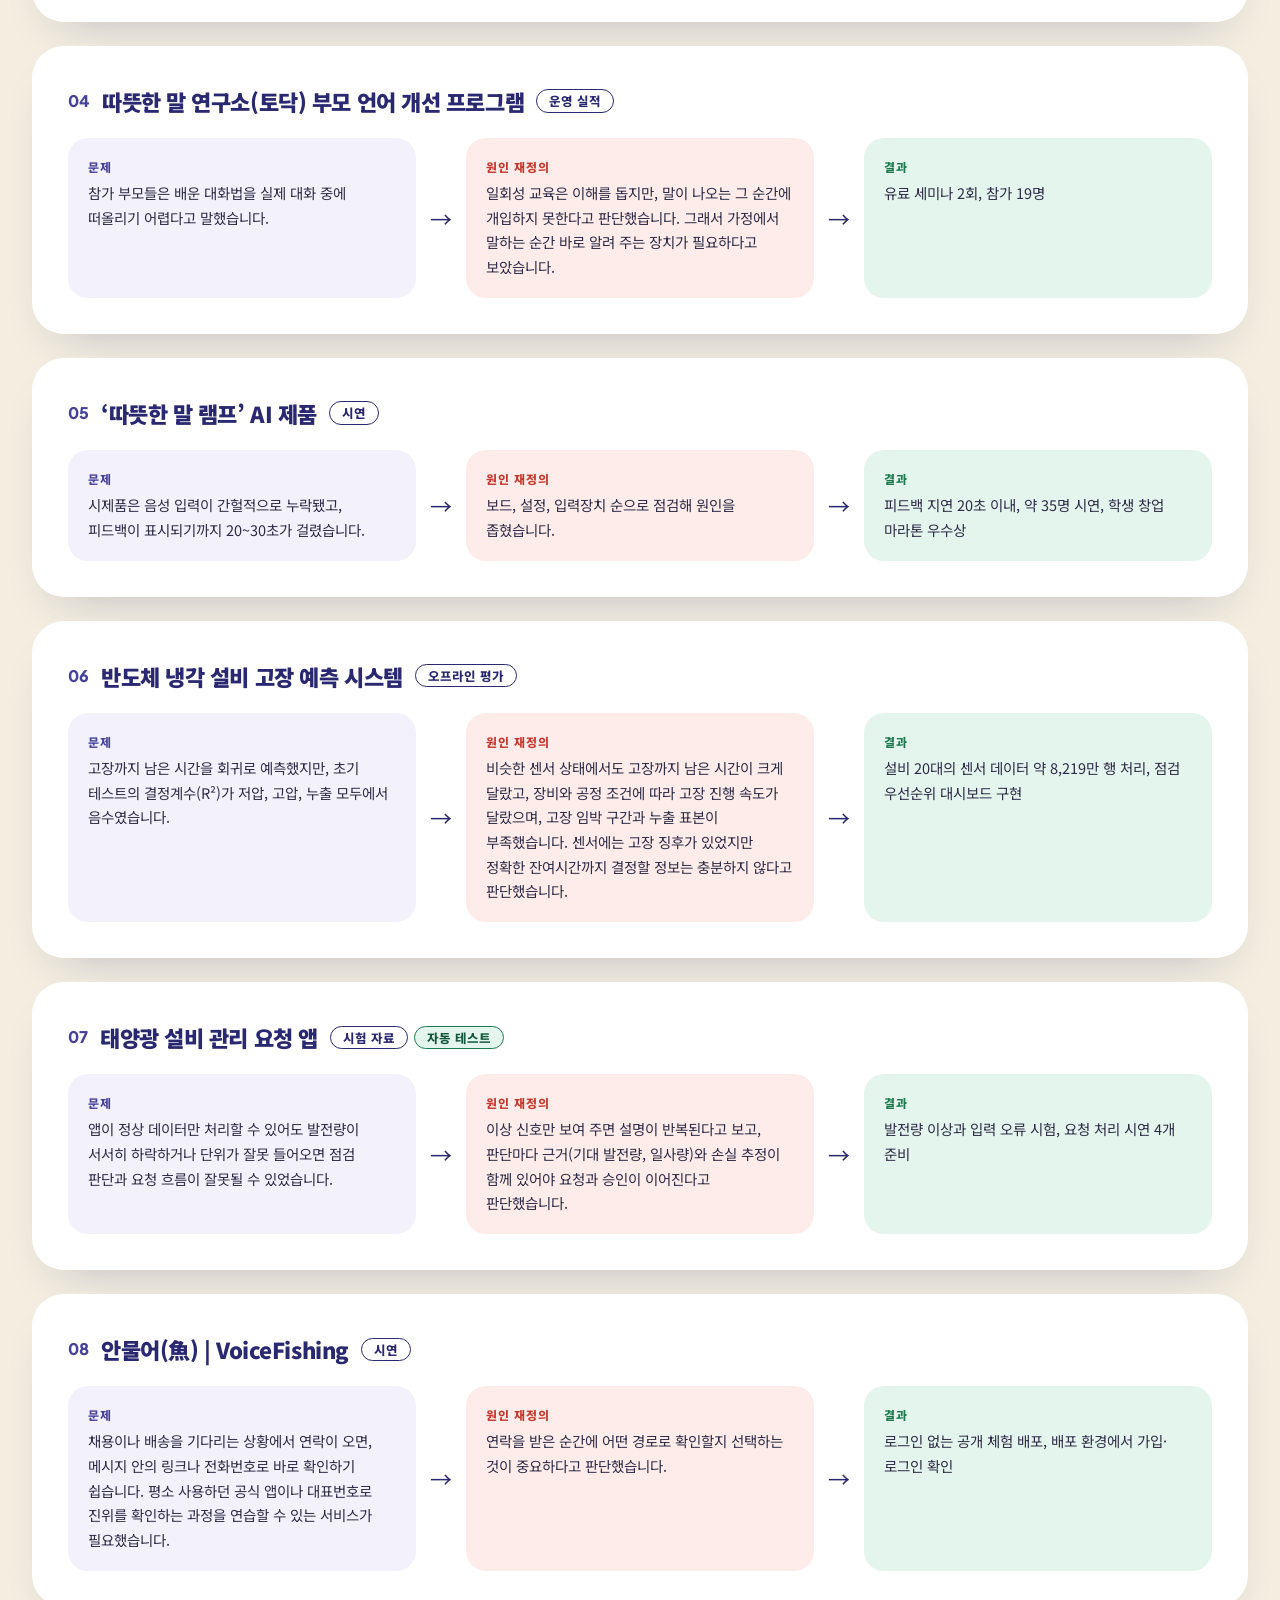
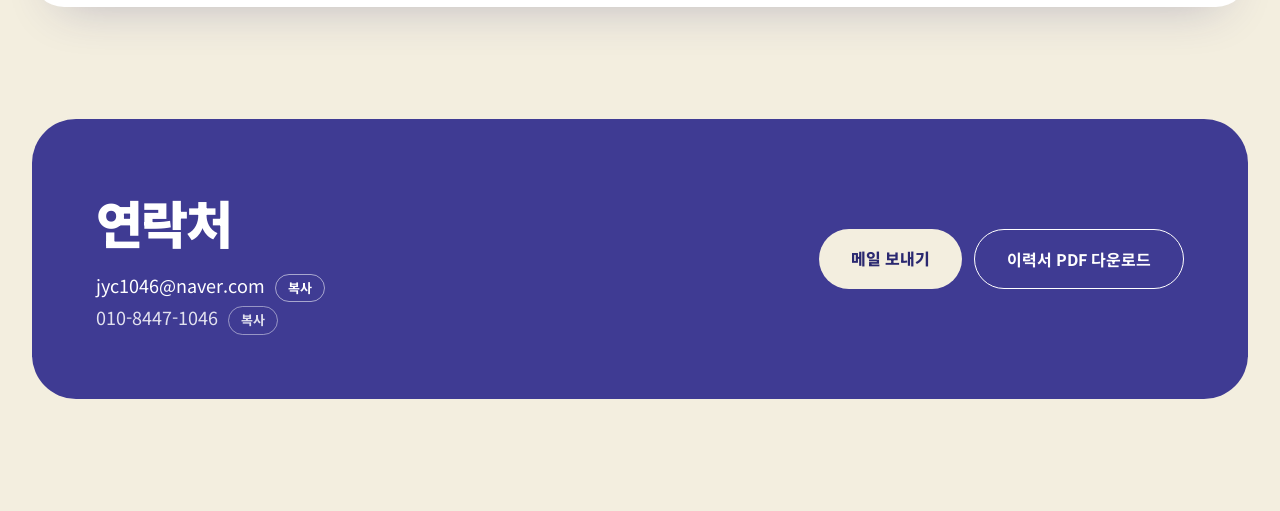
<file: cases.html>
<!doctype html>
<html lang="ko">
<head>
<meta charset="utf-8">
<meta name="viewport" content="width=device-width, initial-scale=1">
<title>조예찬 | 포트폴리오</title>
<meta name="description" content="RF·FPGA·반도체 소자·데이터 AI 프로젝트를 시뮬레이션과 실측으로 검증해 온 전기정보공학 학사 조예찬의 포트폴리오">
<link rel="preconnect" href="https://fonts.googleapis.com">
<link href="https://fonts.googleapis.com/css2?family=Noto+Sans+KR:wght@400;500;700;900&family=Plus+Jakarta+Sans:wght@500;700;800&display=swap" rel="stylesheet">
<link rel="stylesheet" href="style.css?v=20261123">
<link rel="stylesheet" href="extra.css?v=portfolio-2">
</head>
<body data-page="cases">
<div id="app"></div>
<noscript>이 사이트는 JavaScript가 필요합니다.</noscript>
<script src="data.js?v=portfolio-2"></script>
<script src="data-extra.js?v=portfolio-2"></script>
<script src="app.js?v=portfolio-7"></script>
</body>
</html>
</file>
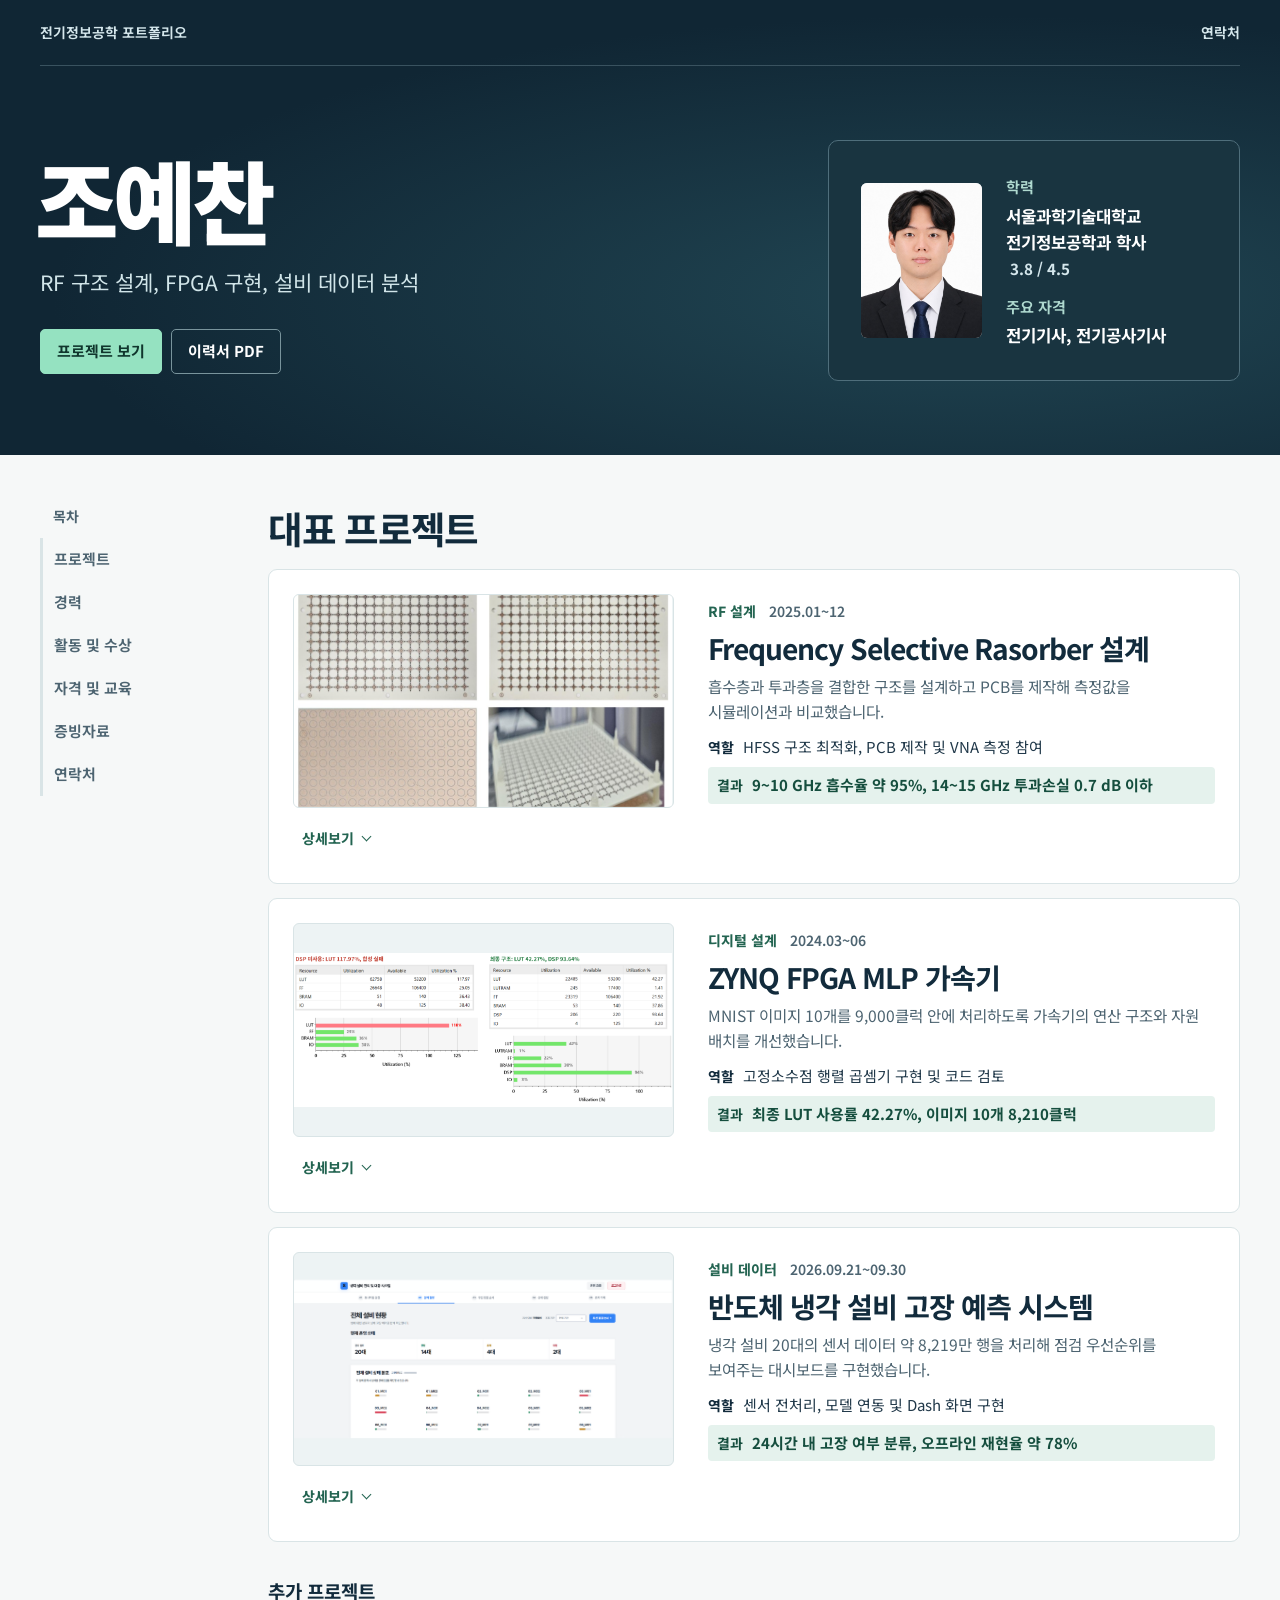
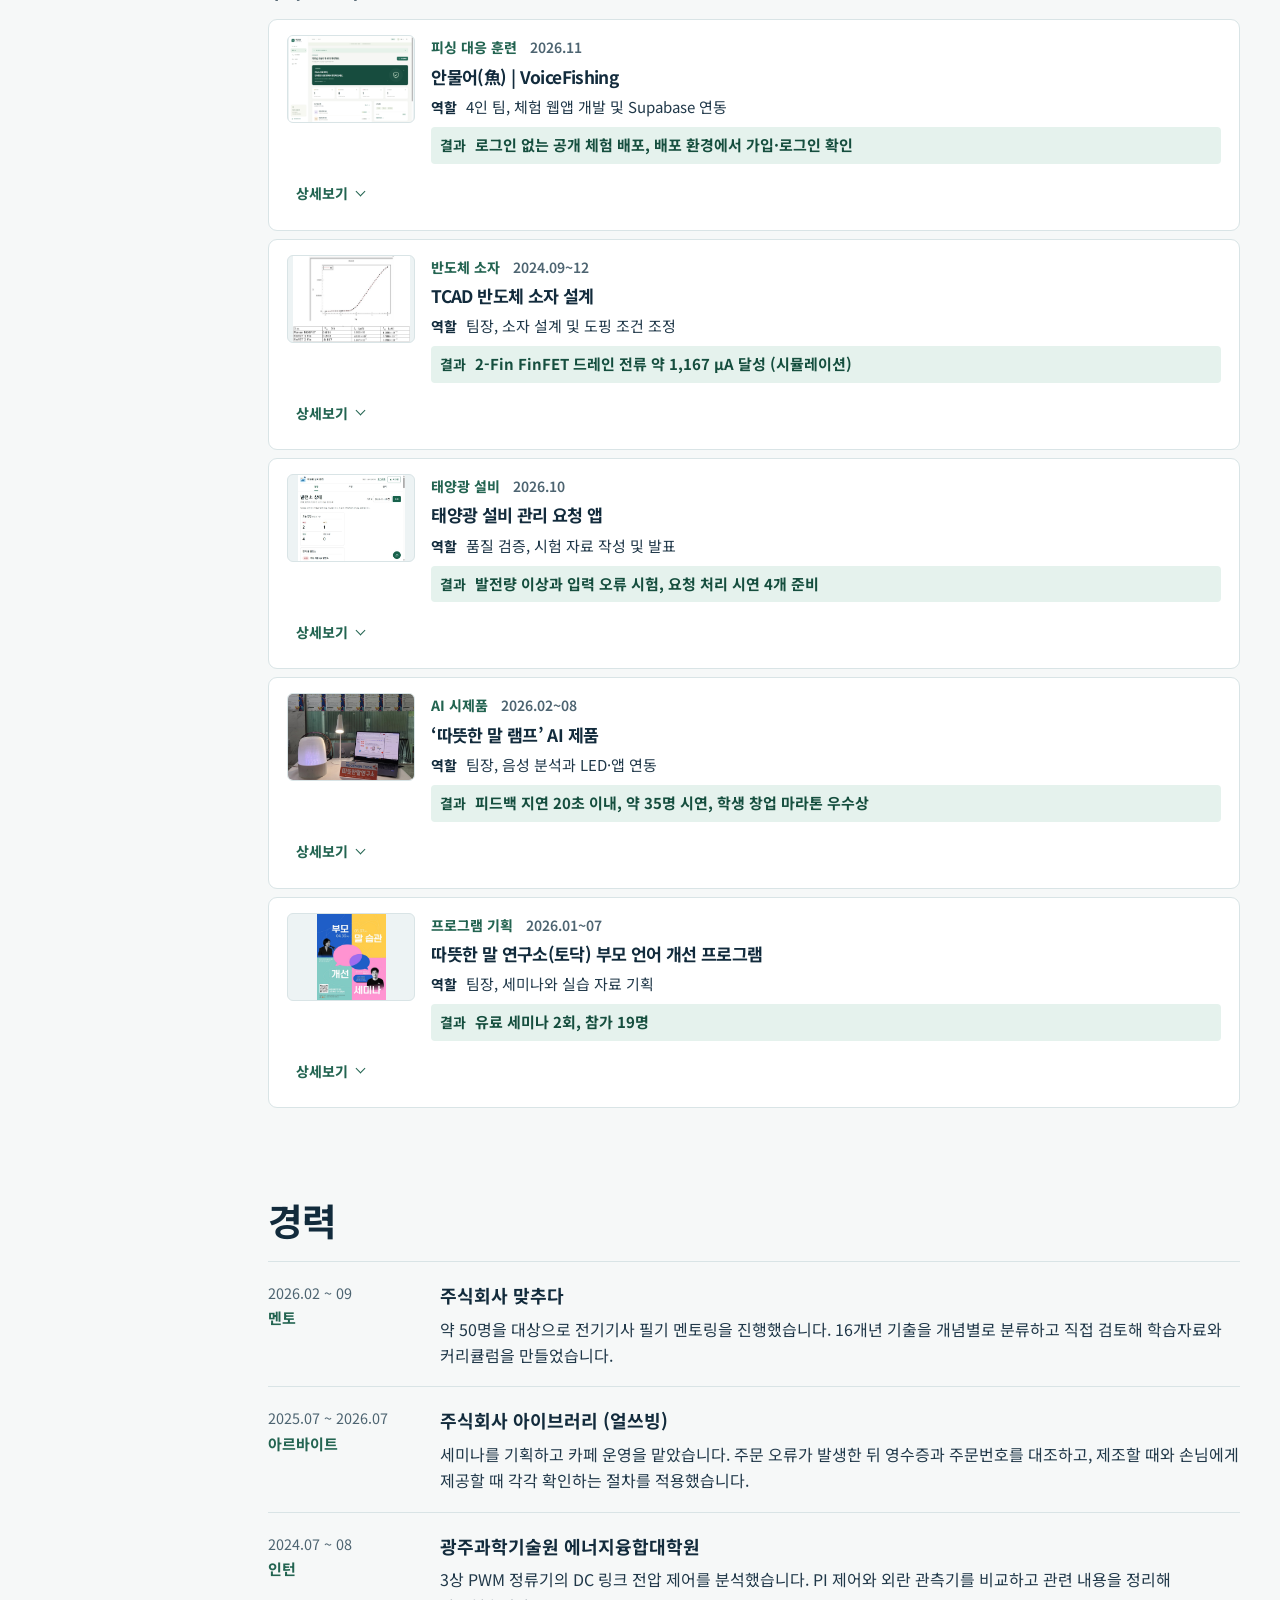
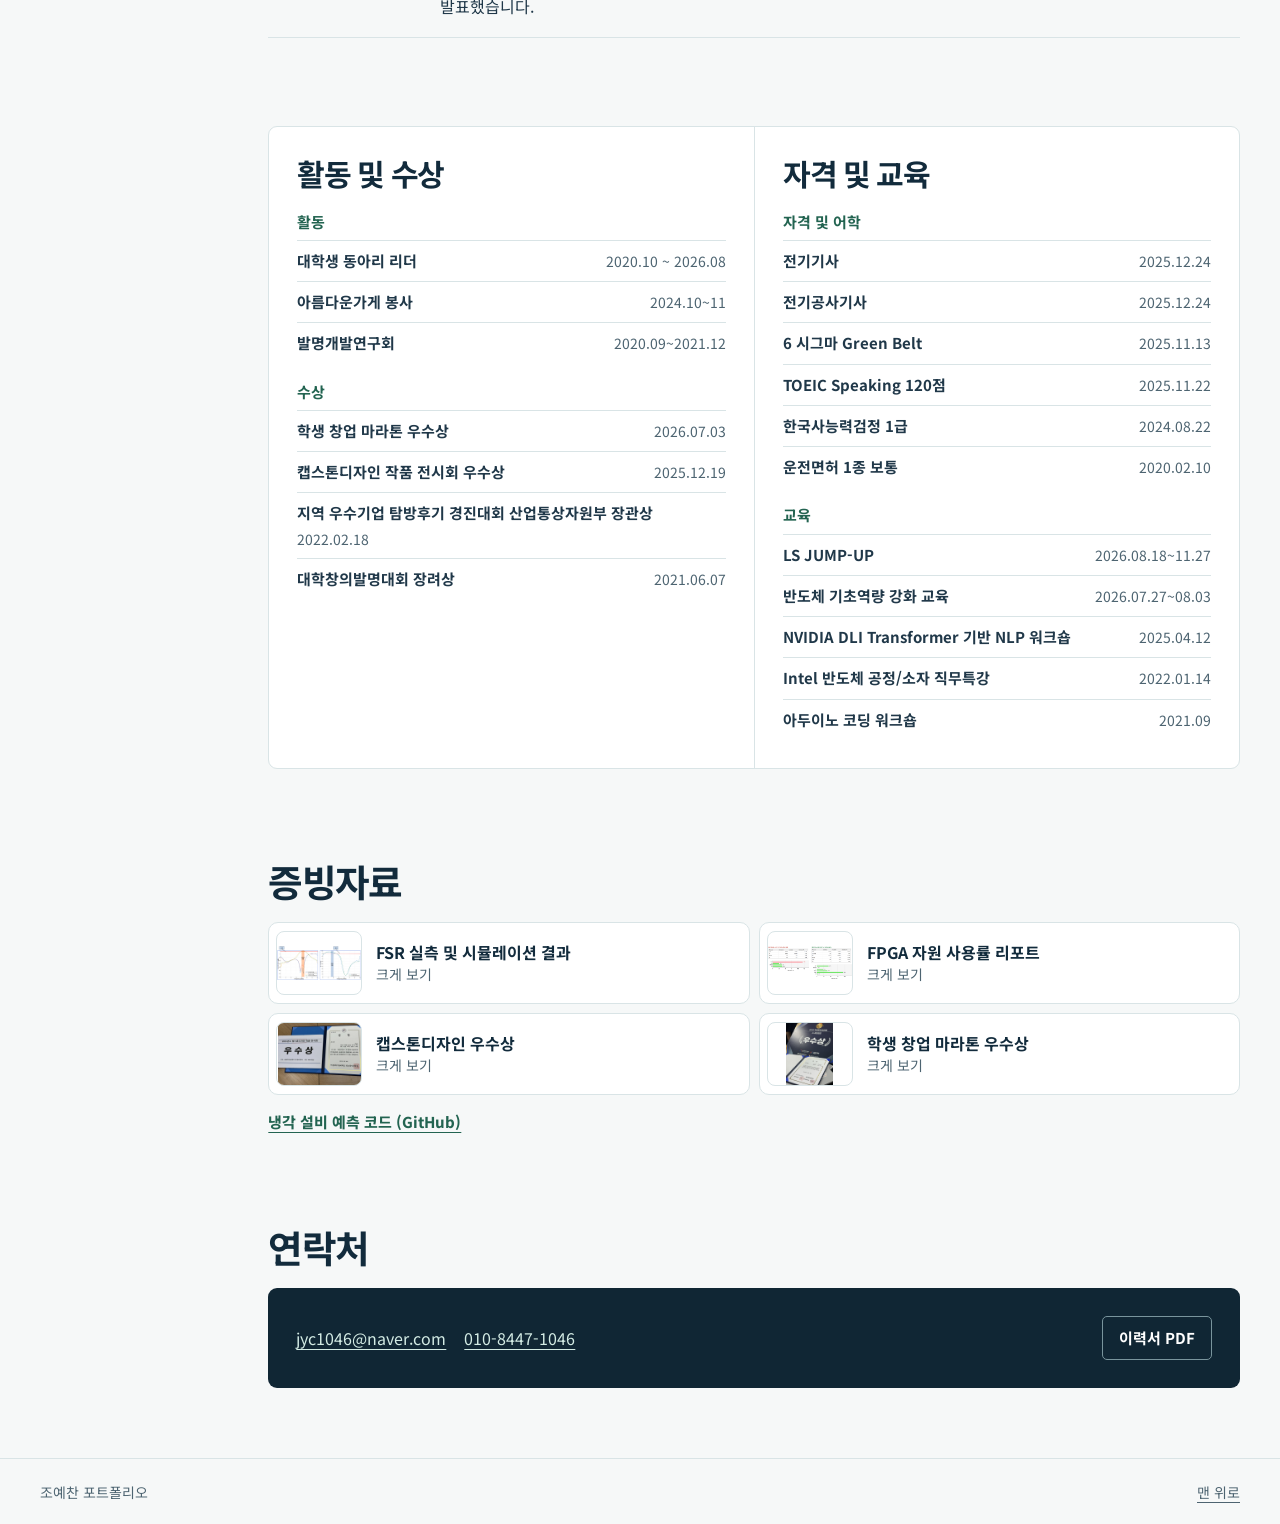
<file: credentials.html>
<!doctype html>
<html lang="ko">
<head>
<meta charset="utf-8">
<meta name="viewport" content="width=device-width, initial-scale=1">
<title>조예찬 | 포트폴리오</title>
<meta name="description" content="RF·FPGA·반도체 소자·데이터 AI 프로젝트를 시뮬레이션과 실측으로 검증해 온 전기정보공학 학사 조예찬의 포트폴리오">
<link rel="preconnect" href="https://fonts.googleapis.com">
<link href="https://fonts.googleapis.com/css2?family=Noto+Sans+KR:wght@400;500;700;900&family=Plus+Jakarta+Sans:wght@500;700;800&display=swap" rel="stylesheet">
<link rel="stylesheet" href="style.css?v=20261123">
<link rel="stylesheet" href="extra.css?v=portfolio-2">
</head>
<body data-page="credentials">
<div id="app"></div>
<noscript>이 사이트는 JavaScript가 필요합니다.</noscript>
<script src="data.js?v=portfolio-2"></script>
<script src="data-extra.js?v=portfolio-2"></script>
<script src="app.js?v=portfolio-7"></script>
</body>
</html>
</file>
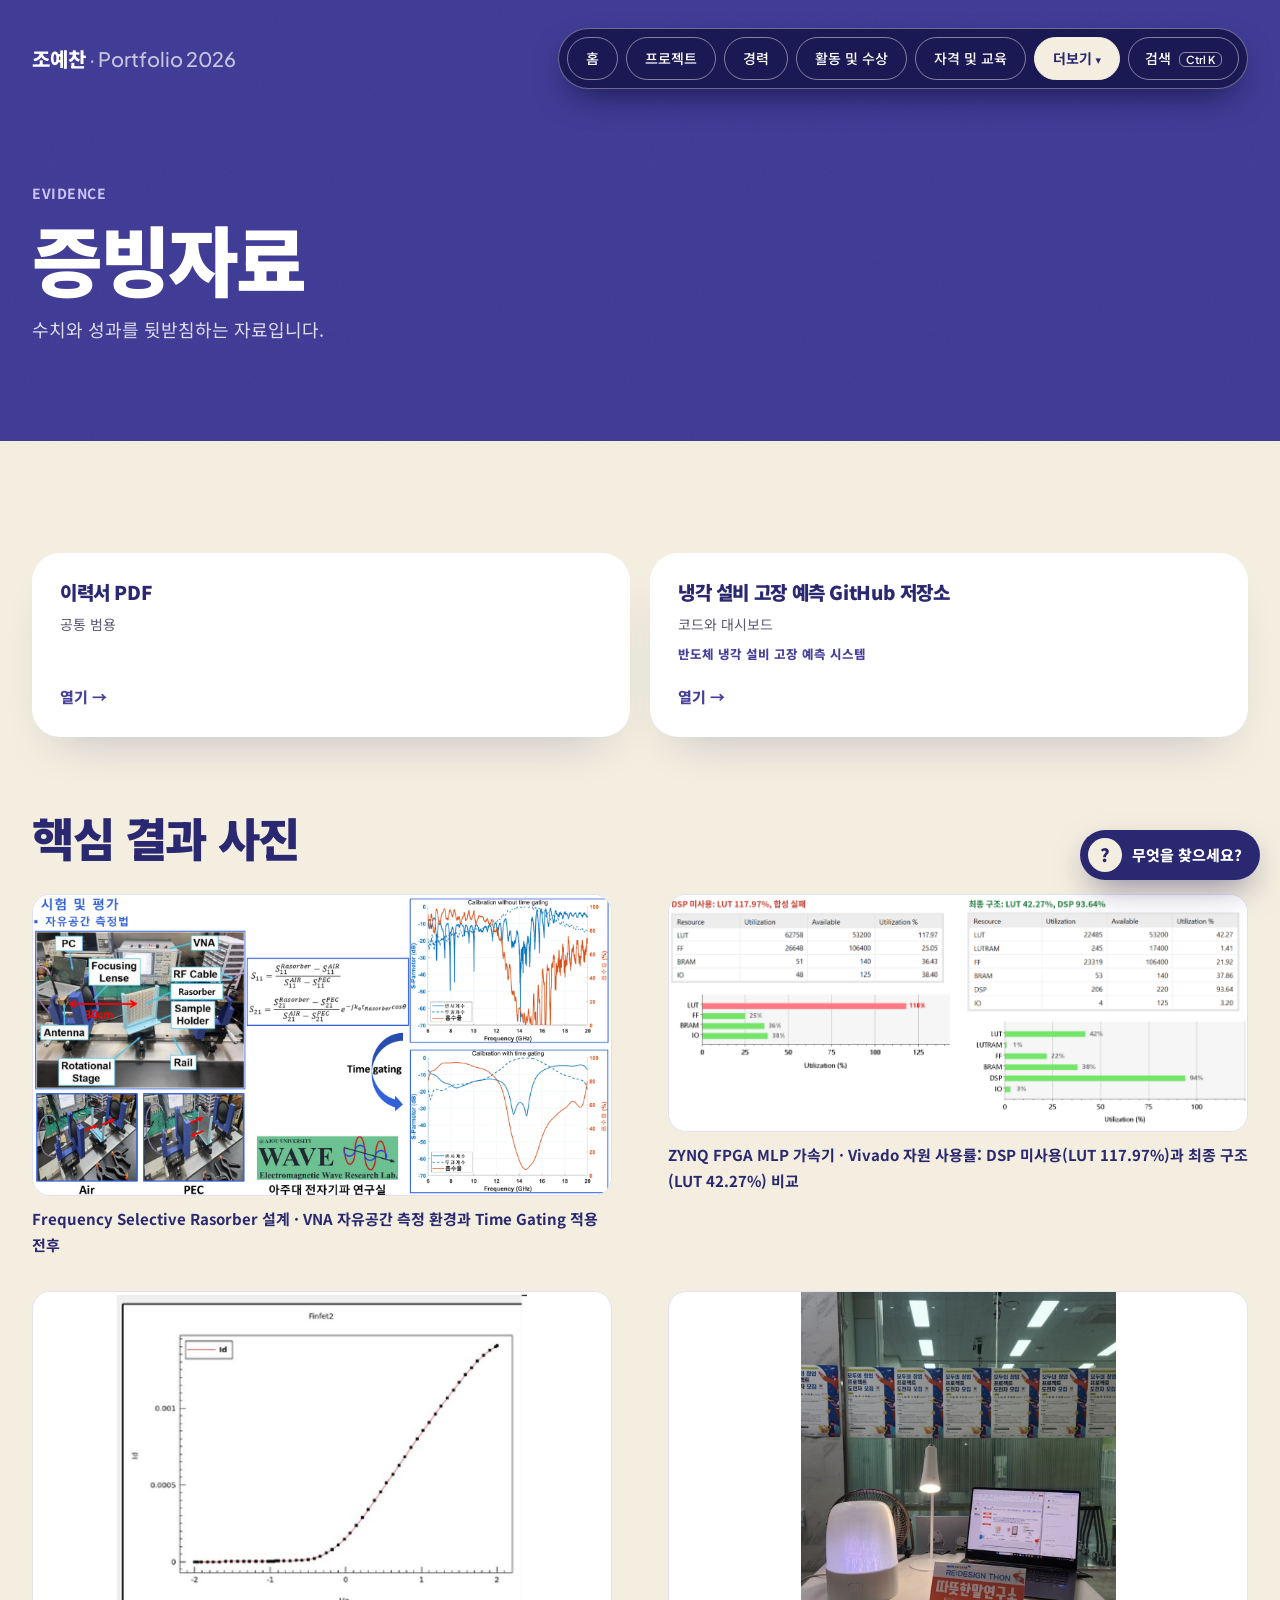
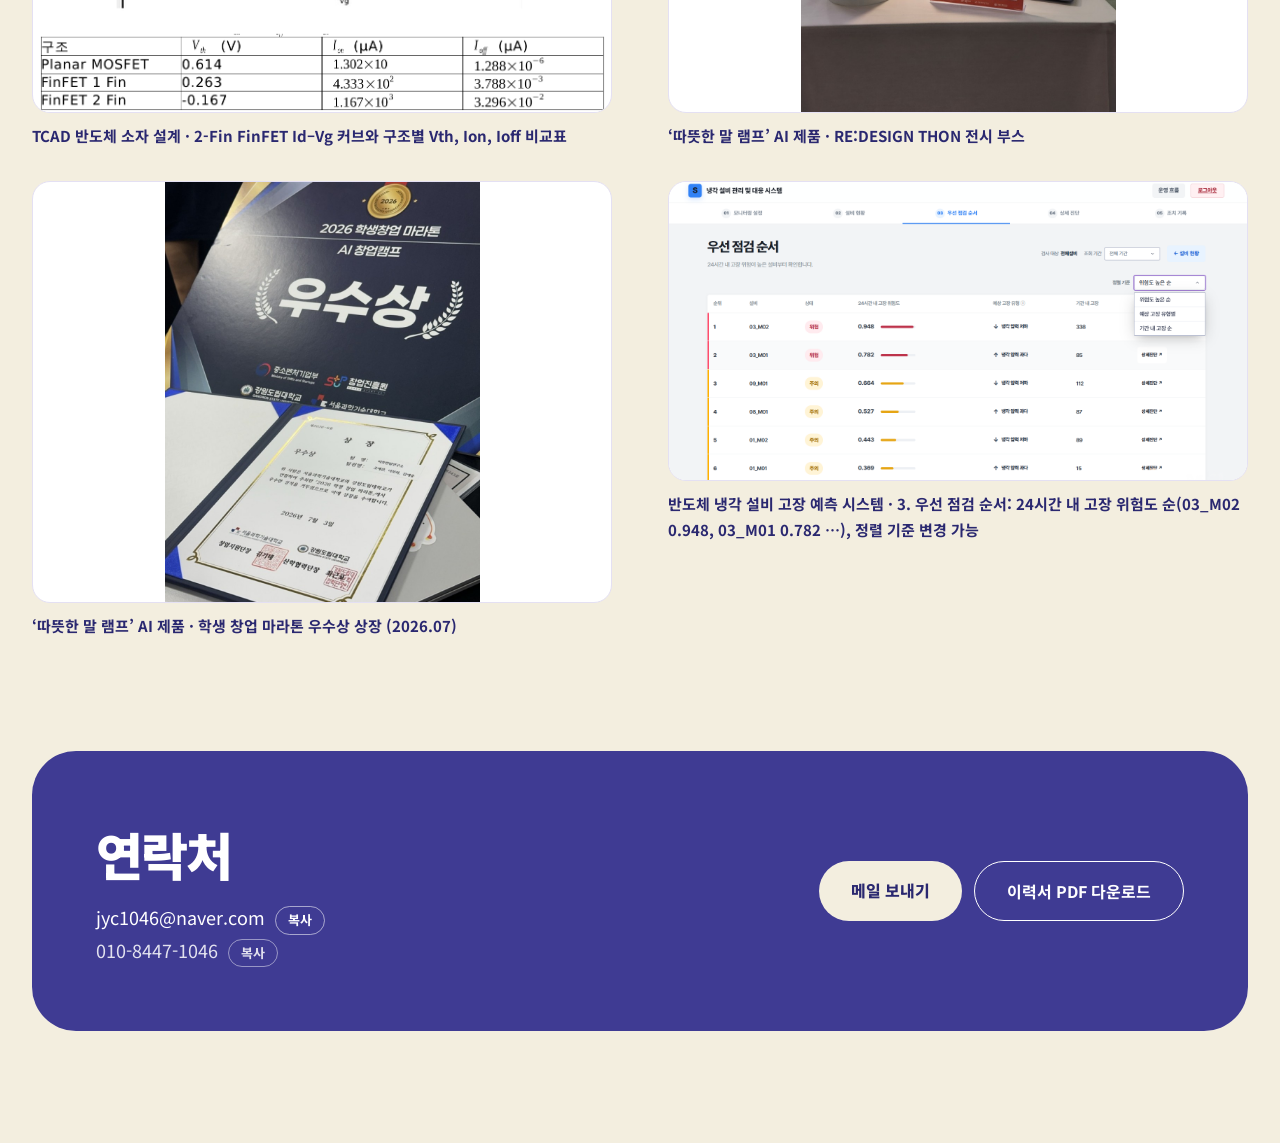
<file: evidence.html>
<!doctype html>
<html lang="ko">
<head>
<meta charset="utf-8">
<meta name="viewport" content="width=device-width, initial-scale=1">
<title>조예찬 | 포트폴리오</title>
<meta name="description" content="RF·FPGA·반도체 소자·데이터 AI 프로젝트를 시뮬레이션과 실측으로 검증해 온 전기정보공학 학사 조예찬의 포트폴리오">
<link rel="preconnect" href="https://fonts.googleapis.com">
<link href="https://fonts.googleapis.com/css2?family=Noto+Sans+KR:wght@400;500;700;900&family=Plus+Jakarta+Sans:wght@500;700;800&display=swap" rel="stylesheet">
<link rel="stylesheet" href="style.css?v=20261123">
<link rel="stylesheet" href="extra.css?v=portfolio-2">
</head>
<body data-page="evidence">
<div id="app"></div>
<noscript>이 사이트는 JavaScript가 필요합니다.</noscript>
<script src="data.js?v=portfolio-2"></script>
<script src="data-extra.js?v=portfolio-2"></script>
<script src="app.js?v=portfolio-7"></script>
</body>
</html>
</file>
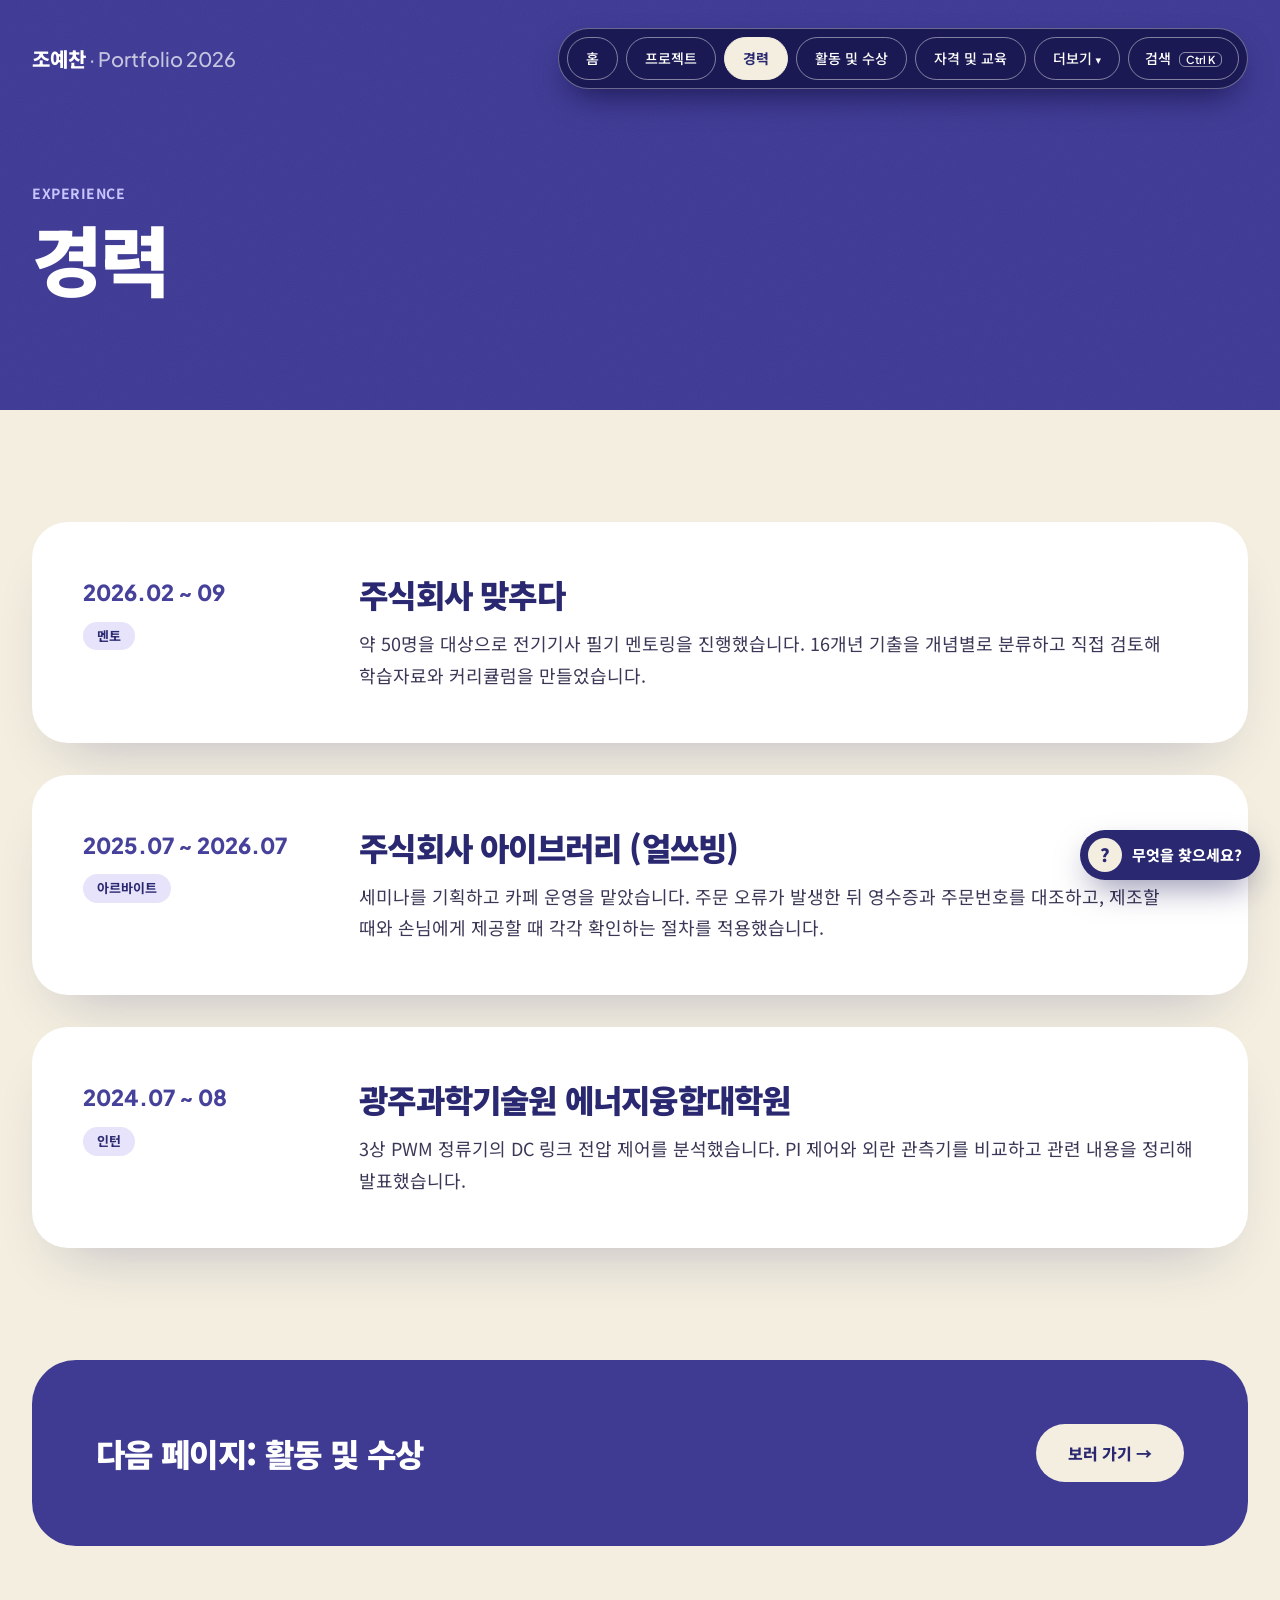
<file: experience.html>
<!doctype html>
<html lang="ko">
<head>
<meta charset="utf-8">
<meta name="viewport" content="width=device-width, initial-scale=1">
<title>조예찬 | 포트폴리오</title>
<meta name="description" content="RF·FPGA·반도체 소자·데이터 AI 프로젝트를 시뮬레이션과 실측으로 검증해 온 전기정보공학 학사 조예찬의 포트폴리오">
<link rel="preconnect" href="https://fonts.googleapis.com">
<link href="https://fonts.googleapis.com/css2?family=Noto+Sans+KR:wght@400;500;700;900&family=Plus+Jakarta+Sans:wght@500;700;800&display=swap" rel="stylesheet">
<link rel="stylesheet" href="style.css?v=20261123">
<link rel="stylesheet" href="extra.css?v=portfolio-2">
</head>
<body data-page="experience">
<div id="app"></div>
<noscript>이 사이트는 JavaScript가 필요합니다.</noscript>
<script src="data.js?v=portfolio-2"></script>
<script src="data-extra.js?v=portfolio-2"></script>
<script src="app.js?v=portfolio-7"></script>
</body>
</html>
</file>
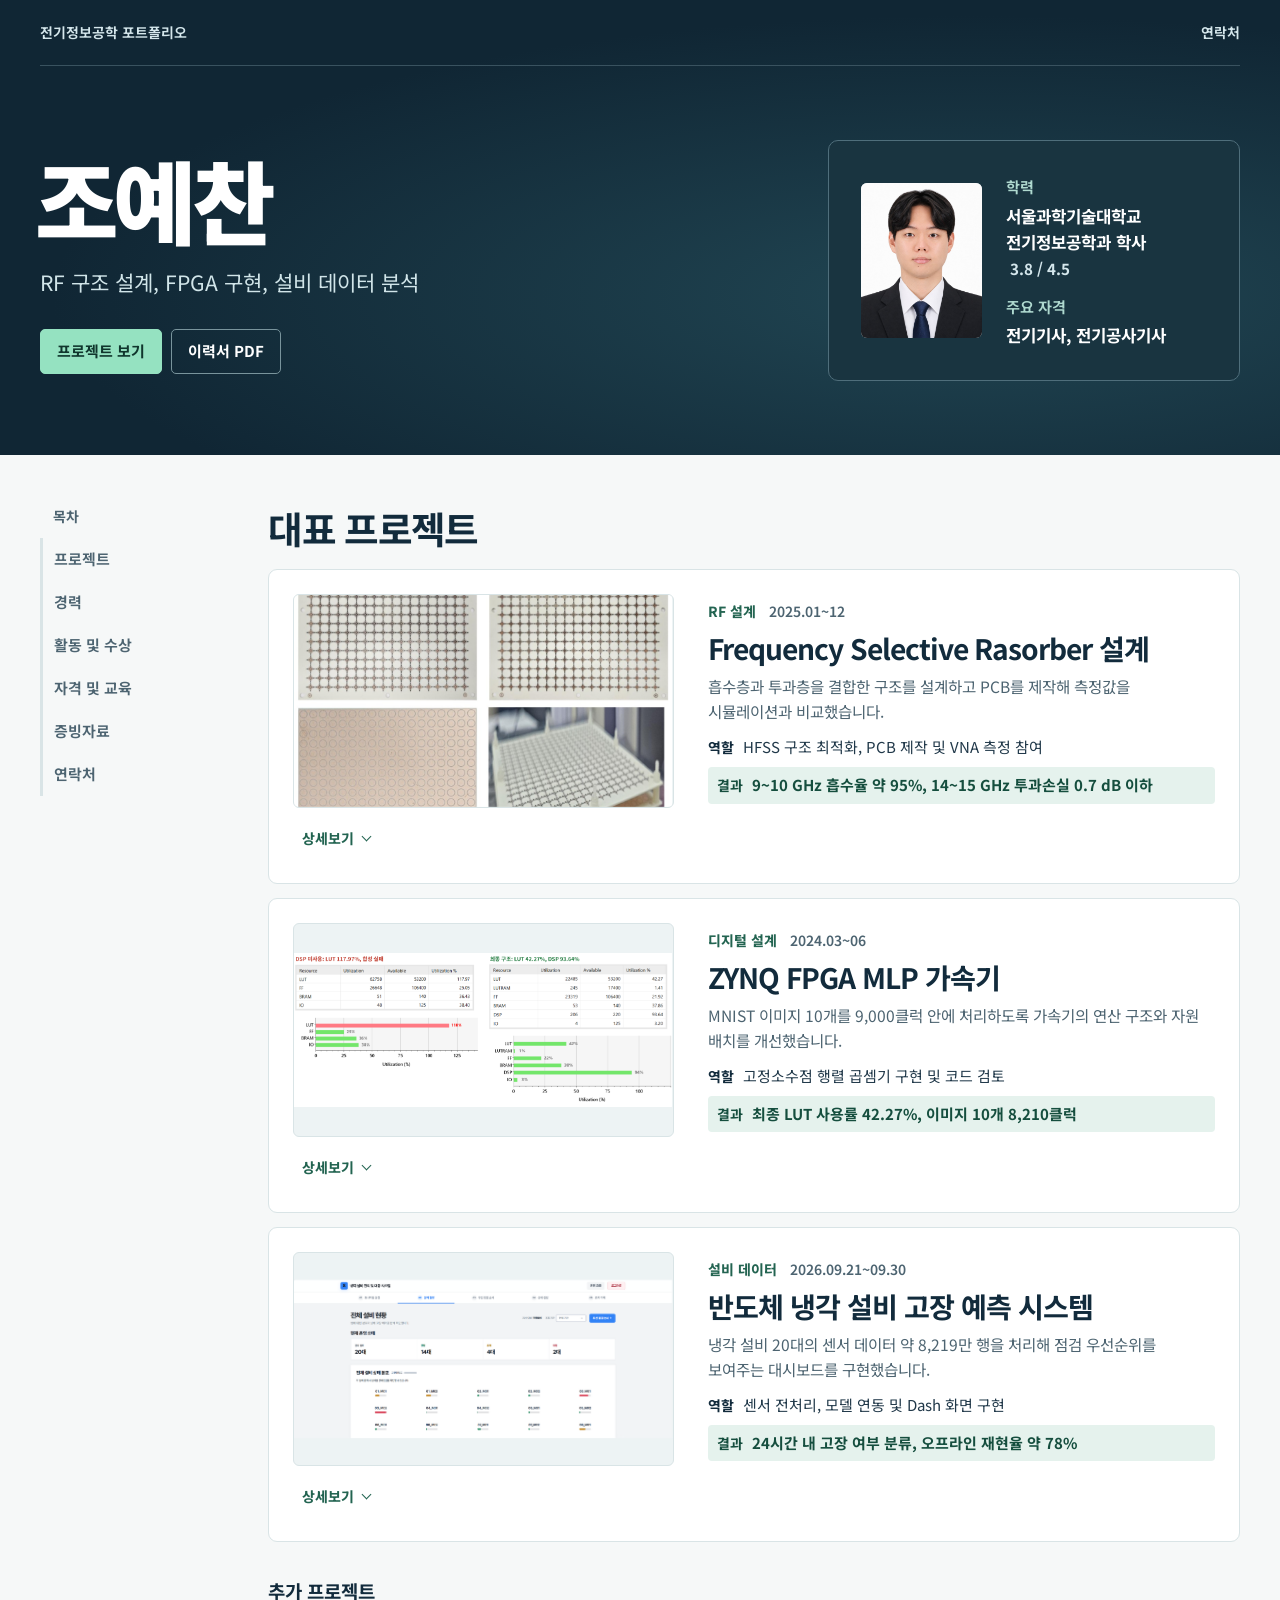
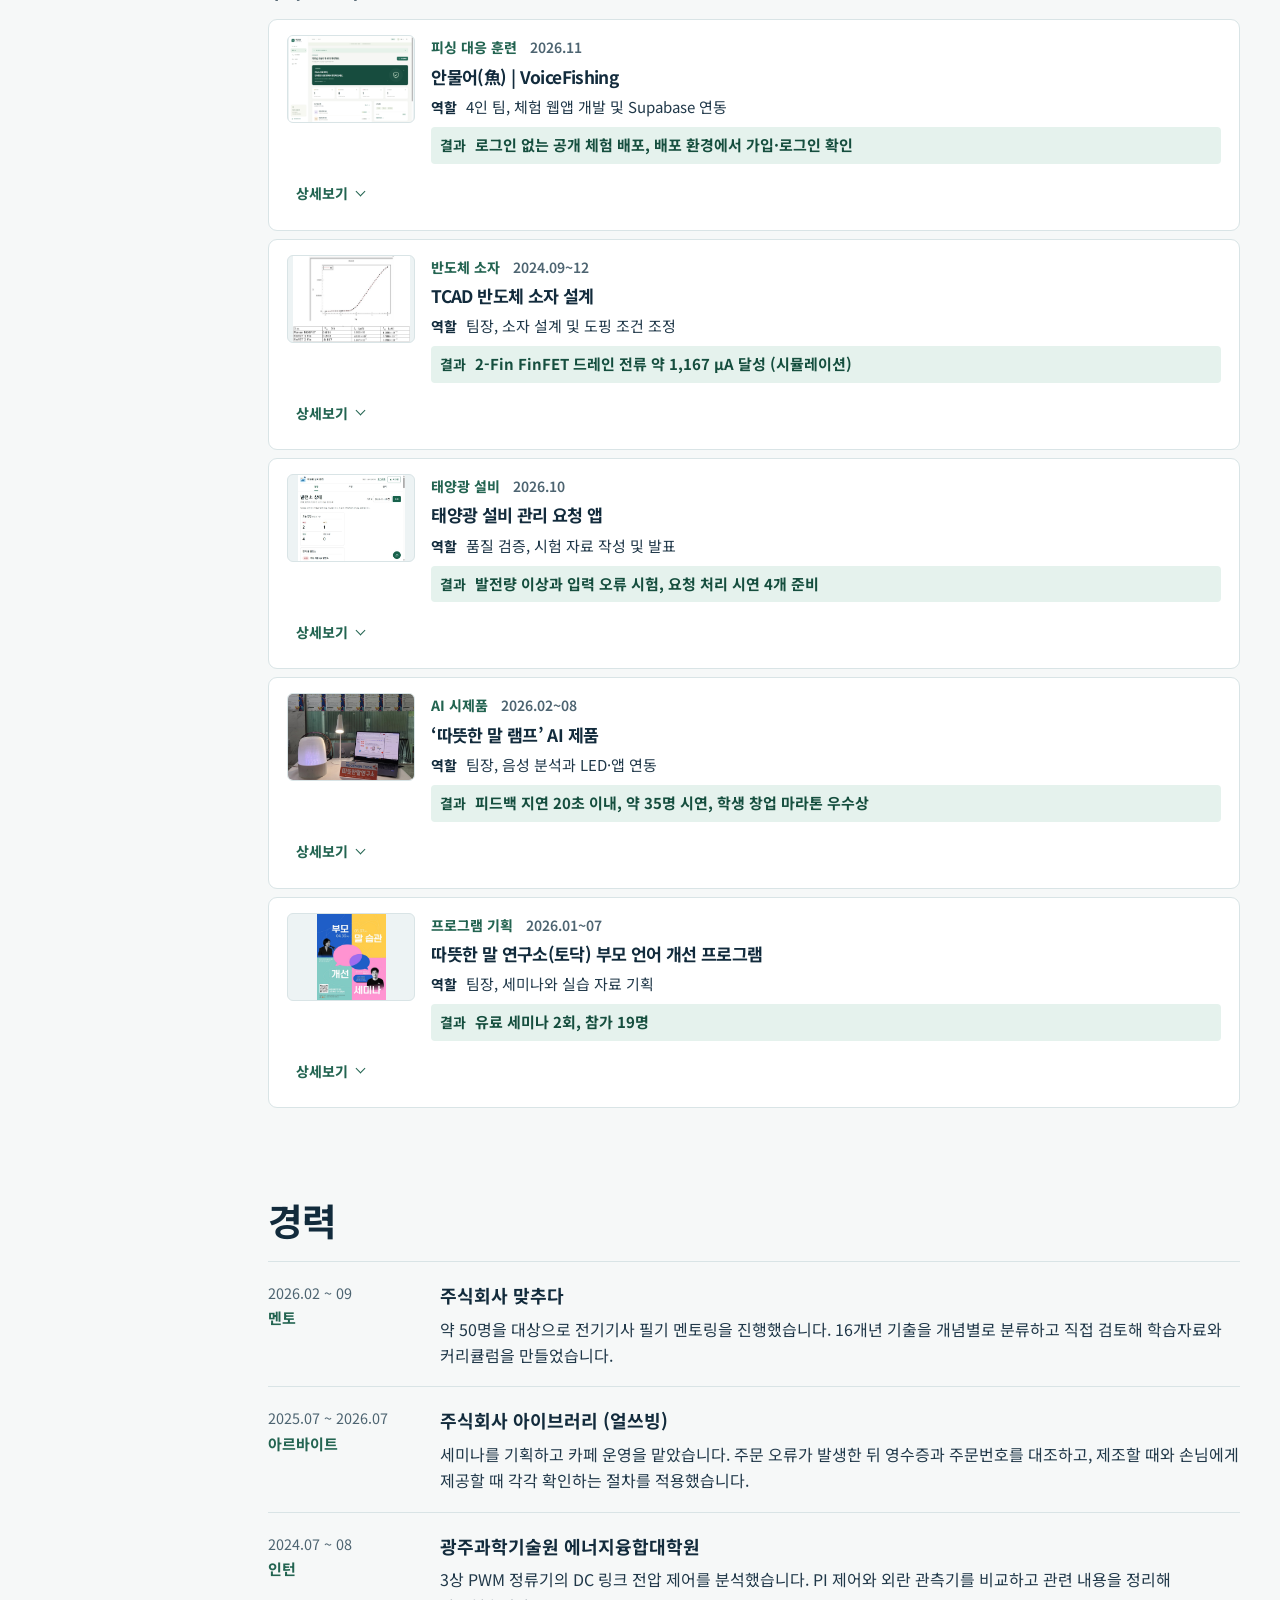
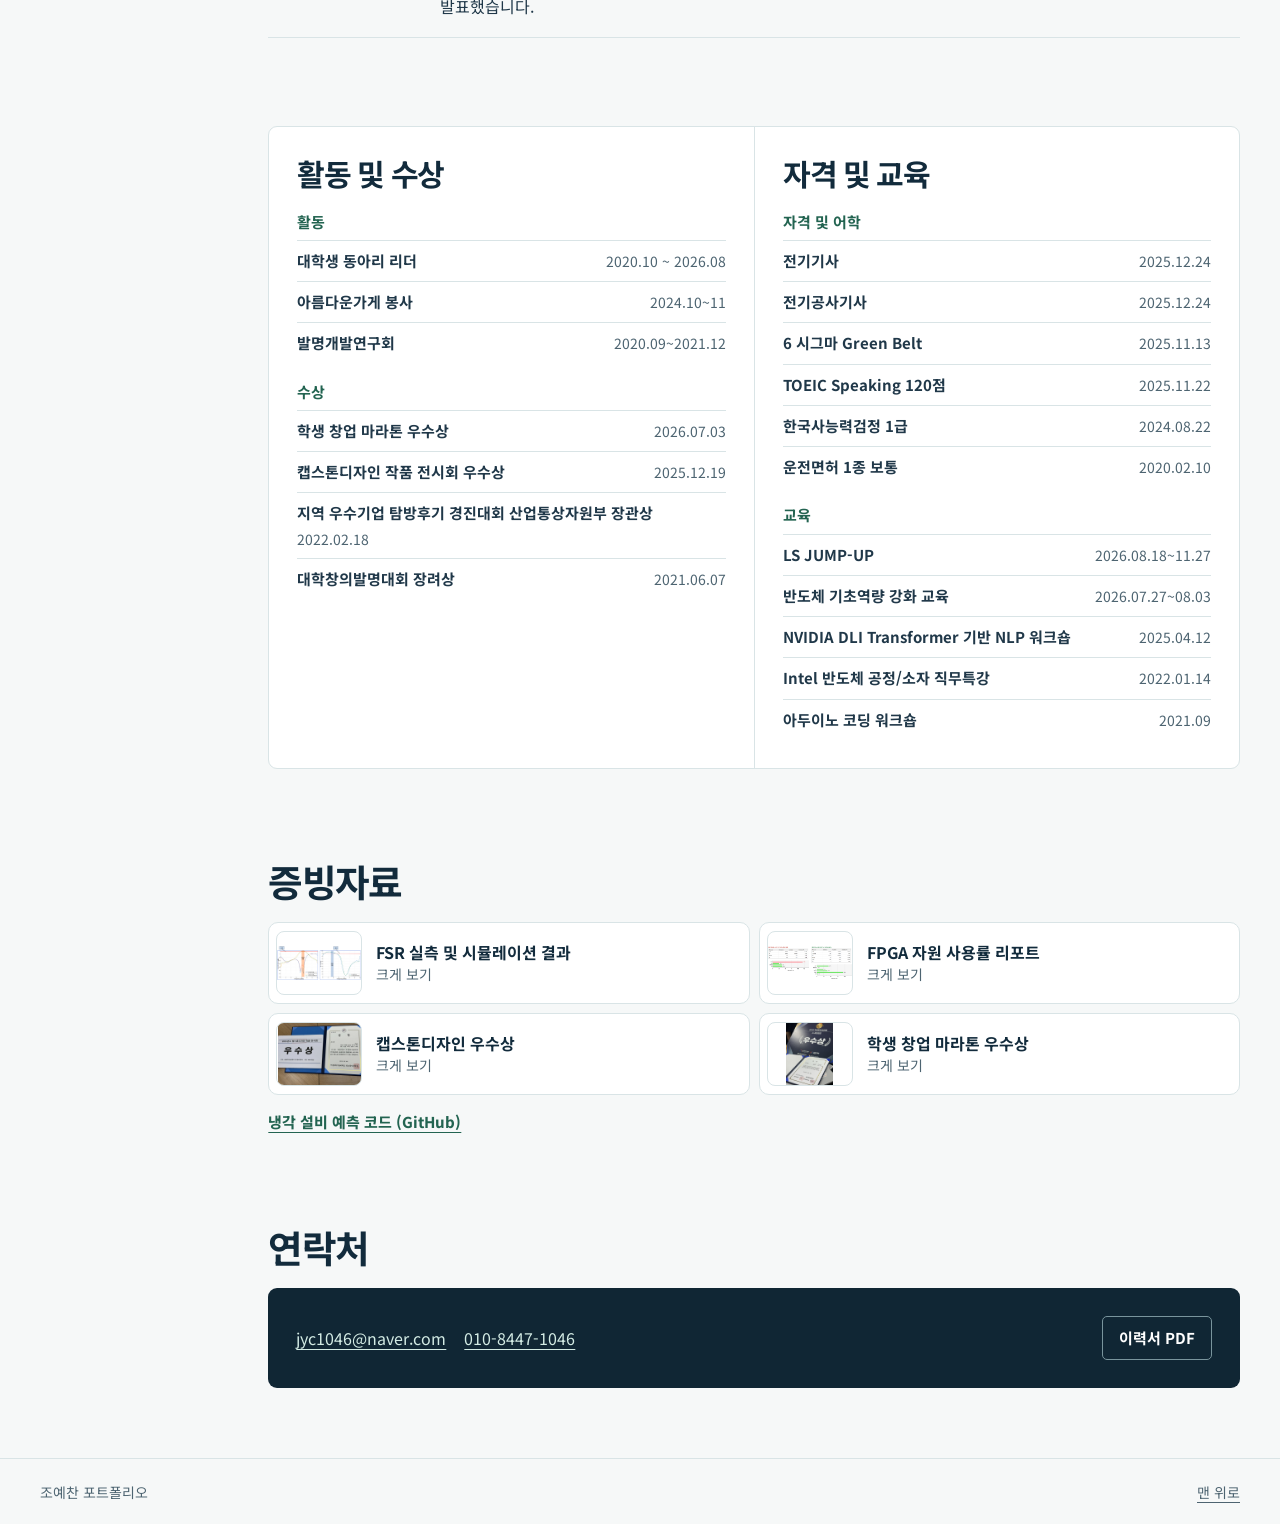
<file: project.html>
<!doctype html>
<html lang="ko">
<head>
<meta charset="utf-8">
<meta name="viewport" content="width=device-width, initial-scale=1">
<title>조예찬 | 포트폴리오</title>
<meta name="description" content="RF·FPGA·반도체 소자·데이터 AI 프로젝트를 시뮬레이션과 실측으로 검증해 온 전기정보공학 학사 조예찬의 포트폴리오">
<link rel="preconnect" href="https://fonts.googleapis.com">
<link href="https://fonts.googleapis.com/css2?family=Noto+Sans+KR:wght@400;500;700;900&family=Plus+Jakarta+Sans:wght@500;700;800&display=swap" rel="stylesheet">
<link rel="stylesheet" href="style.css?v=20261123">
<link rel="stylesheet" href="extra.css?v=portfolio-2">
</head>
<body data-page="project">
<div id="app"></div>
<noscript>이 사이트는 JavaScript가 필요합니다.</noscript>
<script src="data.js?v=portfolio-2"></script>
<script src="data-extra.js?v=portfolio-2"></script>
<script src="app.js?v=portfolio-7"></script>
</body>
</html>
</file>
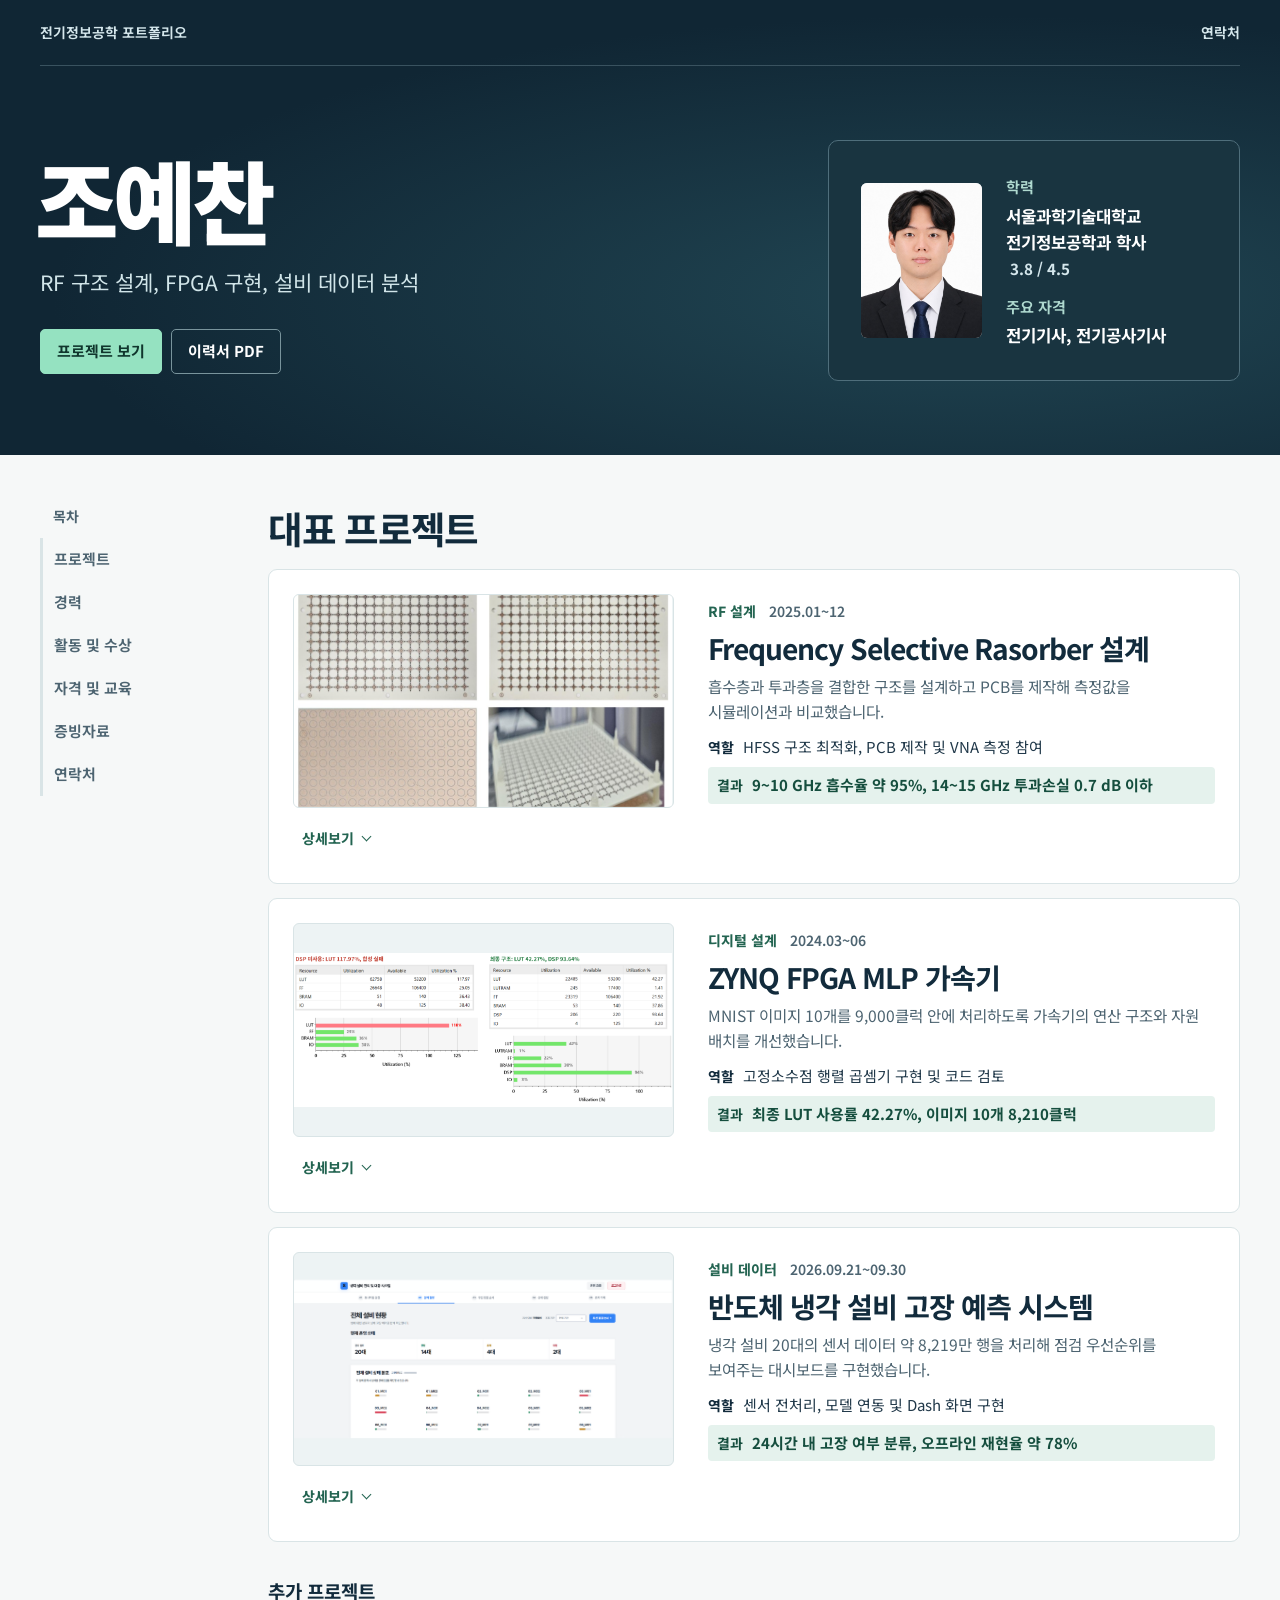
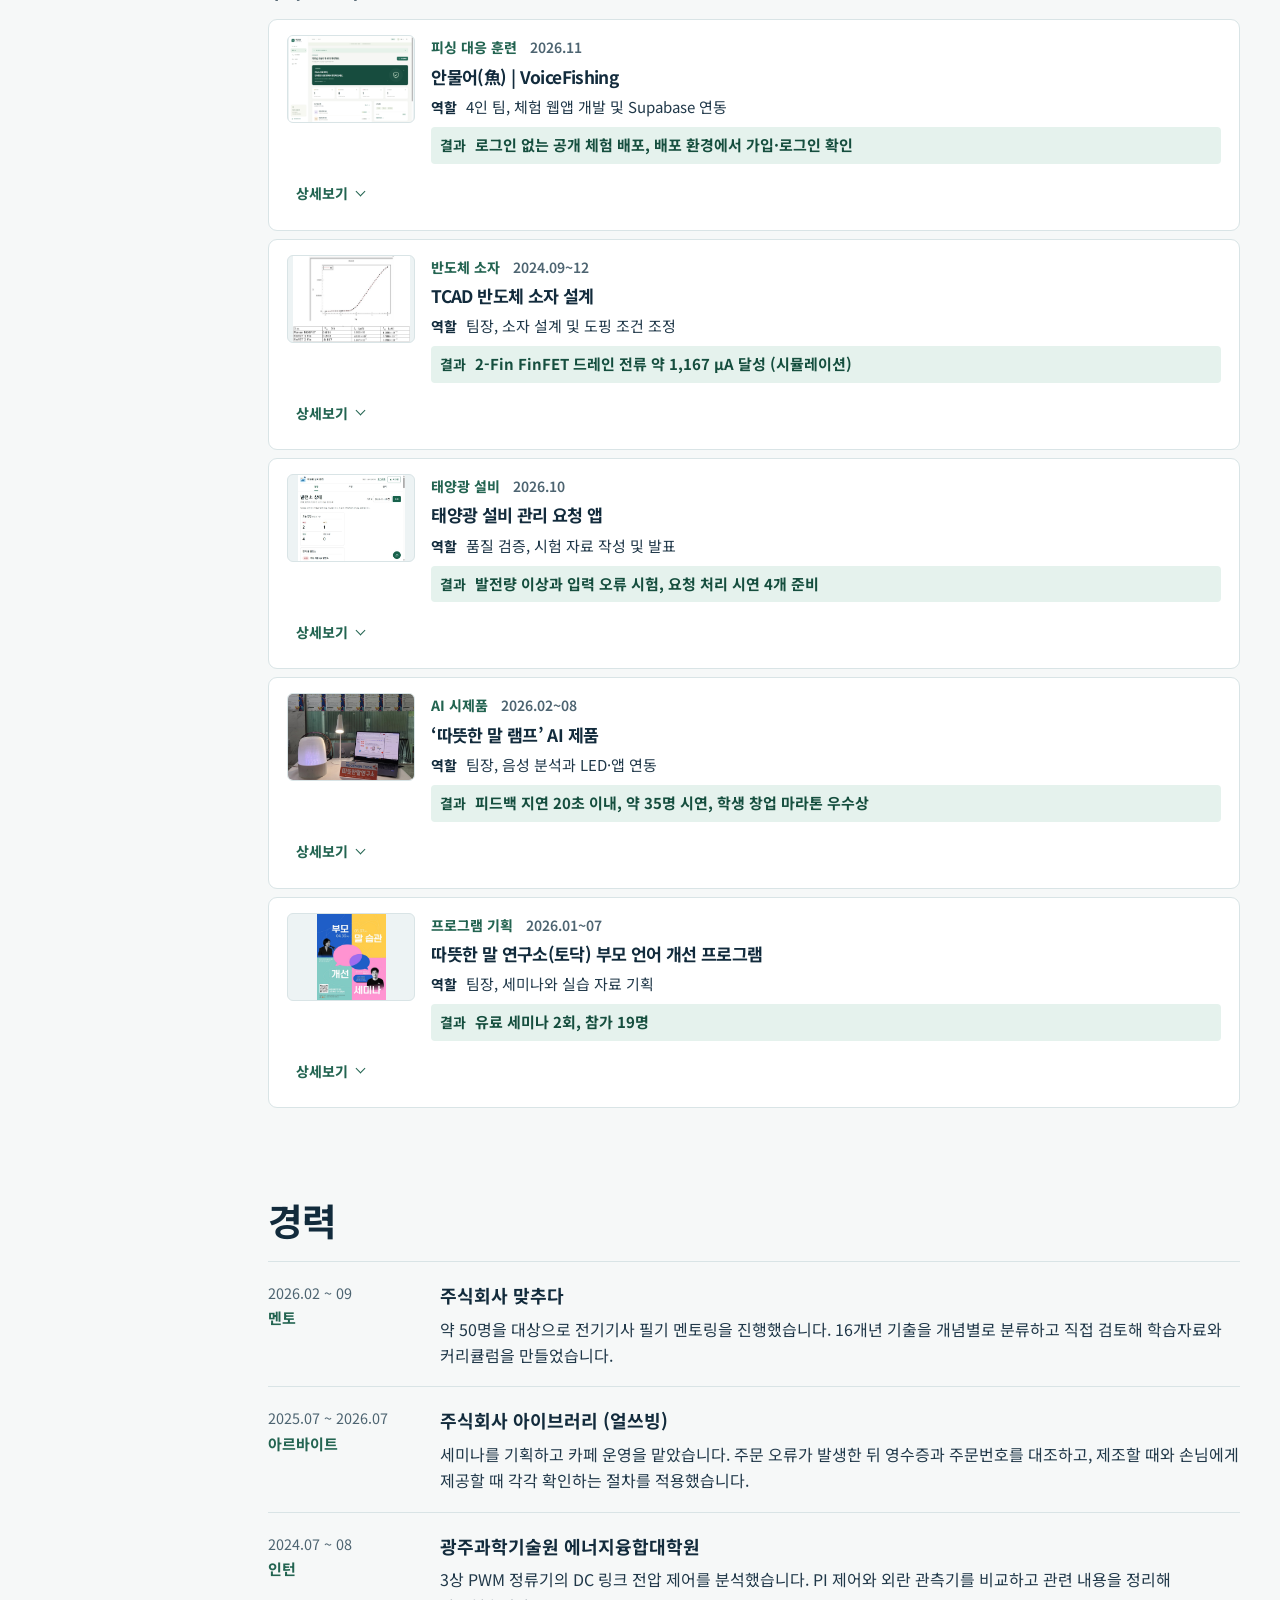
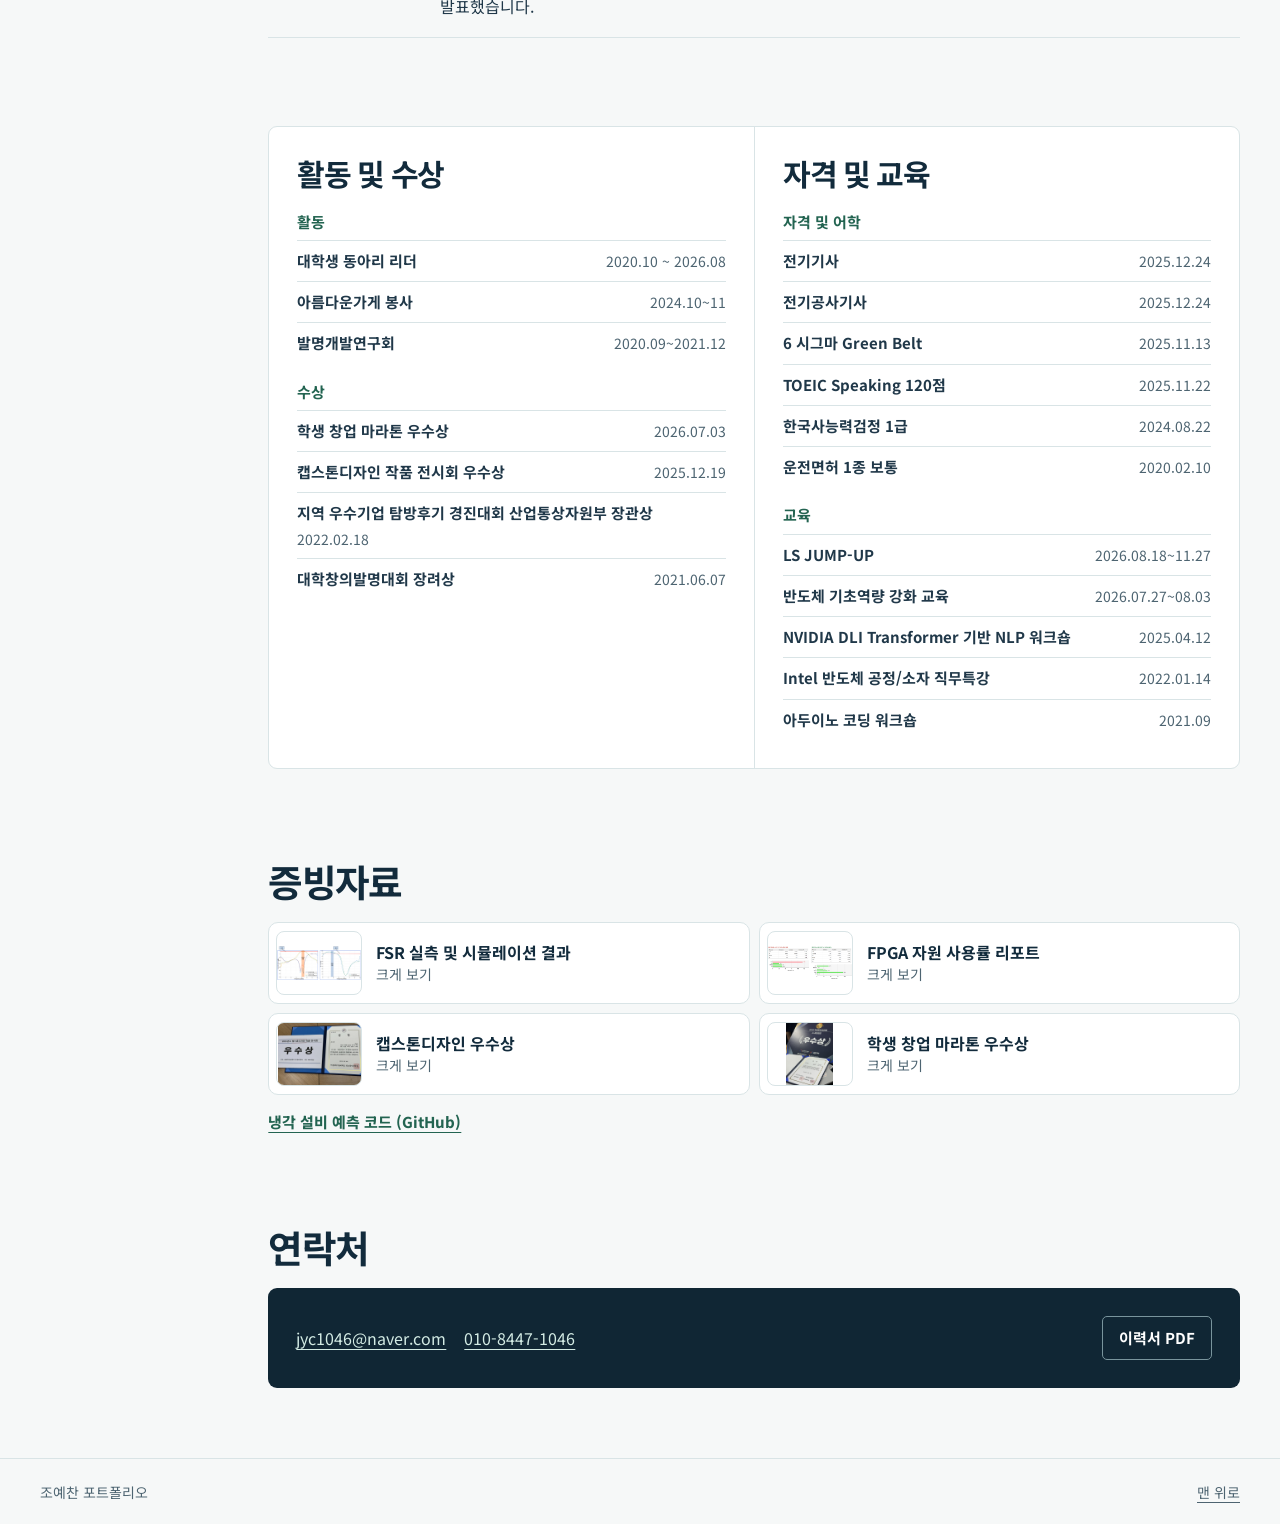
<file: projects.html>
<!doctype html>
<html lang="ko">
<head>
<meta charset="utf-8">
<meta name="viewport" content="width=device-width, initial-scale=1">
<title>조예찬 | 포트폴리오</title>
<meta name="description" content="RF·FPGA·반도체 소자·데이터 AI 프로젝트를 시뮬레이션과 실측으로 검증해 온 전기정보공학 학사 조예찬의 포트폴리오">
<link rel="preconnect" href="https://fonts.googleapis.com">
<link href="https://fonts.googleapis.com/css2?family=Noto+Sans+KR:wght@400;500;700;900&family=Plus+Jakarta+Sans:wght@500;700;800&display=swap" rel="stylesheet">
<link rel="stylesheet" href="style.css?v=20261123">
<link rel="stylesheet" href="extra.css?v=portfolio-2">
</head>
<body data-page="projects">
<div id="app"></div>
<noscript>이 사이트는 JavaScript가 필요합니다.</noscript>
<script src="data.js?v=portfolio-2"></script>
<script src="data-extra.js?v=portfolio-2"></script>
<script src="app.js?v=portfolio-7"></script>
</body>
</html>
</file>
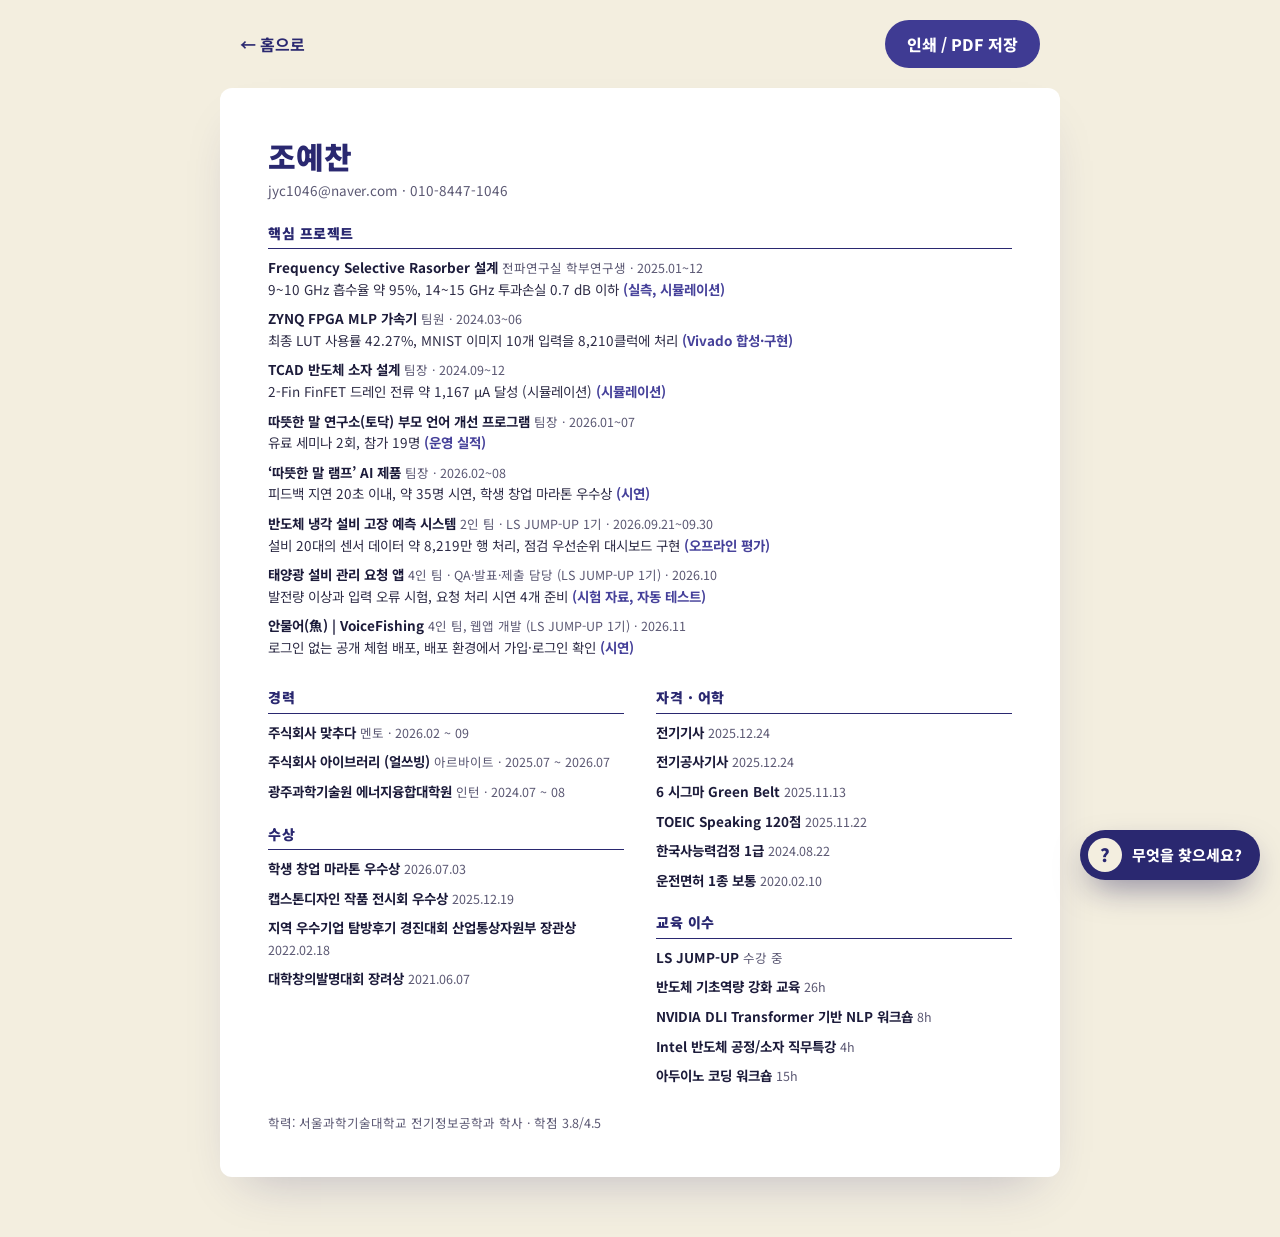
<file: summary.html>
<!doctype html>
<html lang="ko">
<head>
<meta charset="utf-8">
<meta name="viewport" content="width=device-width, initial-scale=1">
<title>조예찬 | 포트폴리오</title>
<meta name="description" content="RF·FPGA·반도체 소자·데이터 AI 프로젝트를 시뮬레이션과 실측으로 검증해 온 전기정보공학 학사 조예찬의 포트폴리오">
<link rel="preconnect" href="https://fonts.googleapis.com">
<link href="https://fonts.googleapis.com/css2?family=Noto+Sans+KR:wght@400;500;700;900&family=Plus+Jakarta+Sans:wght@500;700;800&display=swap" rel="stylesheet">
<link rel="stylesheet" href="style.css?v=20261123">
<link rel="stylesheet" href="extra.css?v=portfolio-2">
</head>
<body data-page="summary">
<div id="app"></div>
<noscript>이 사이트는 JavaScript가 필요합니다.</noscript>
<script src="data.js?v=portfolio-2"></script>
<script src="data-extra.js?v=portfolio-2"></script>
<script src="app.js?v=portfolio-7"></script>
</body>
</html>
</file>
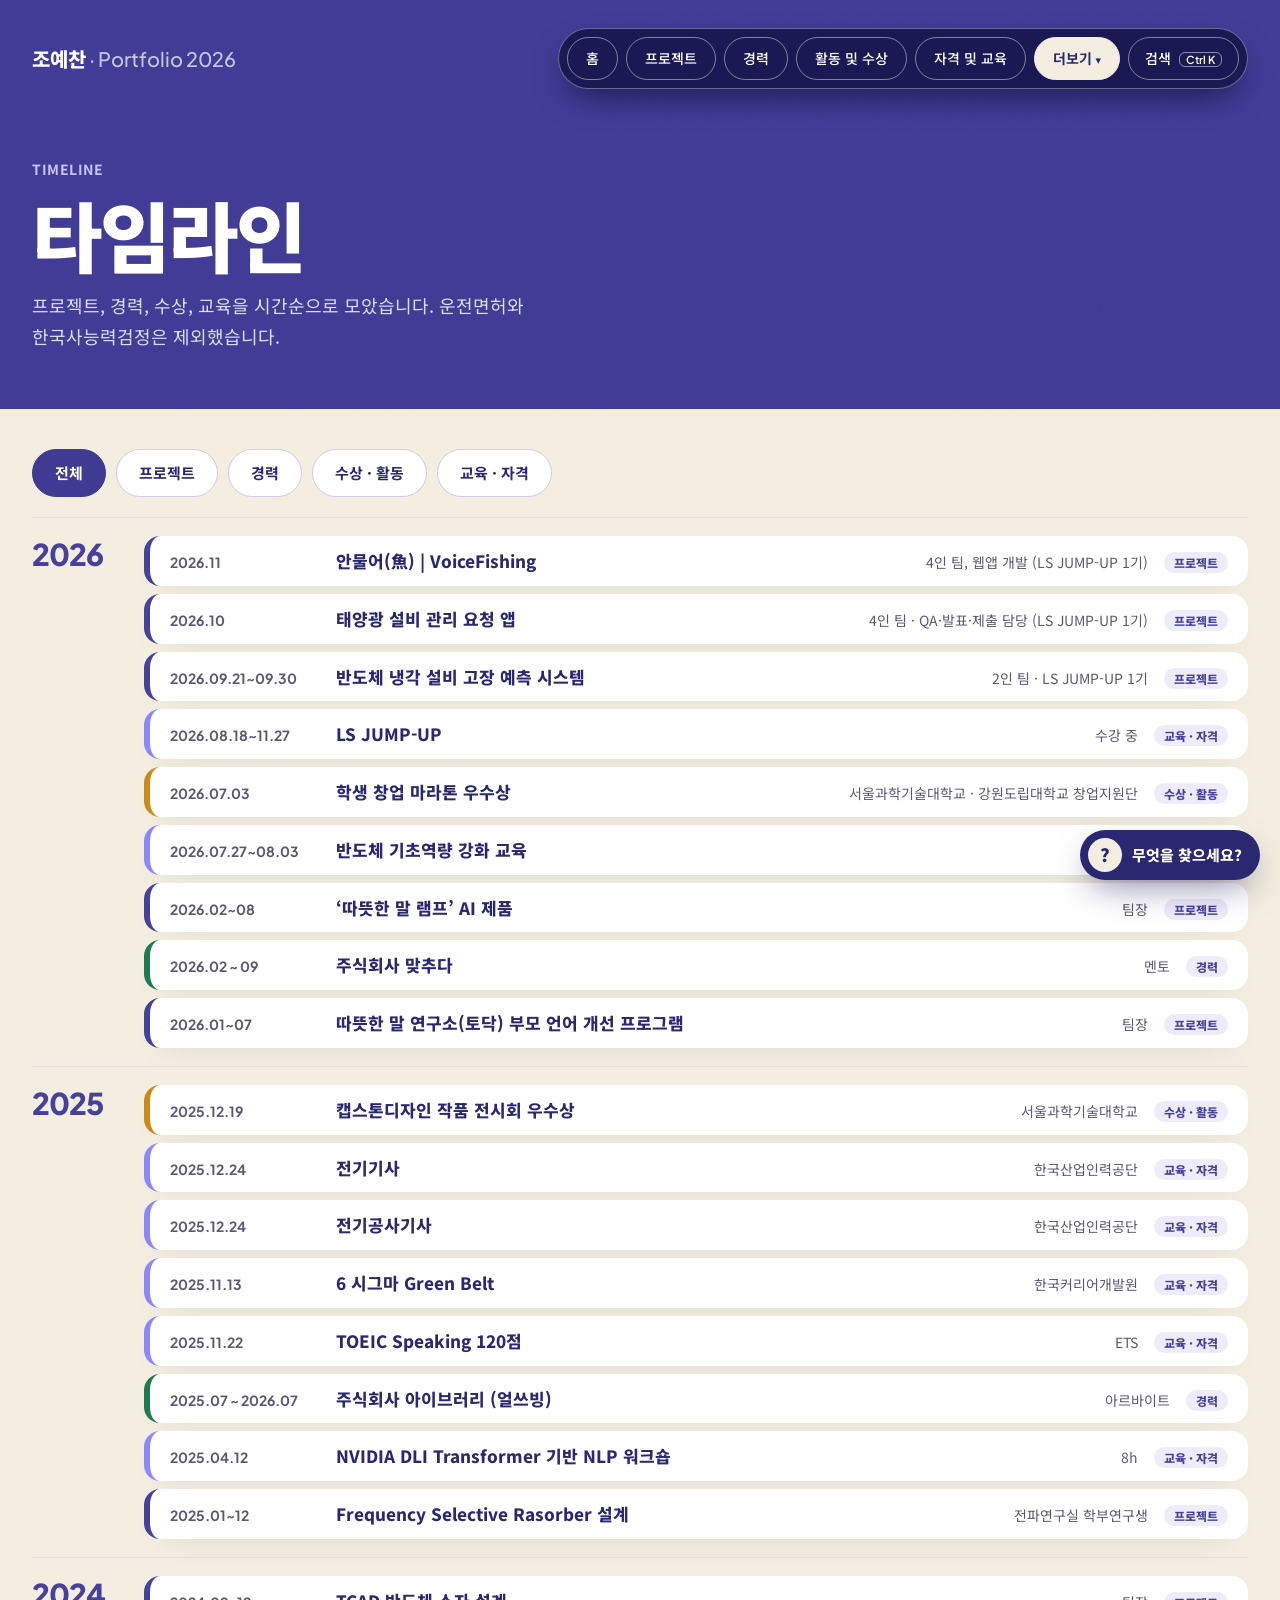
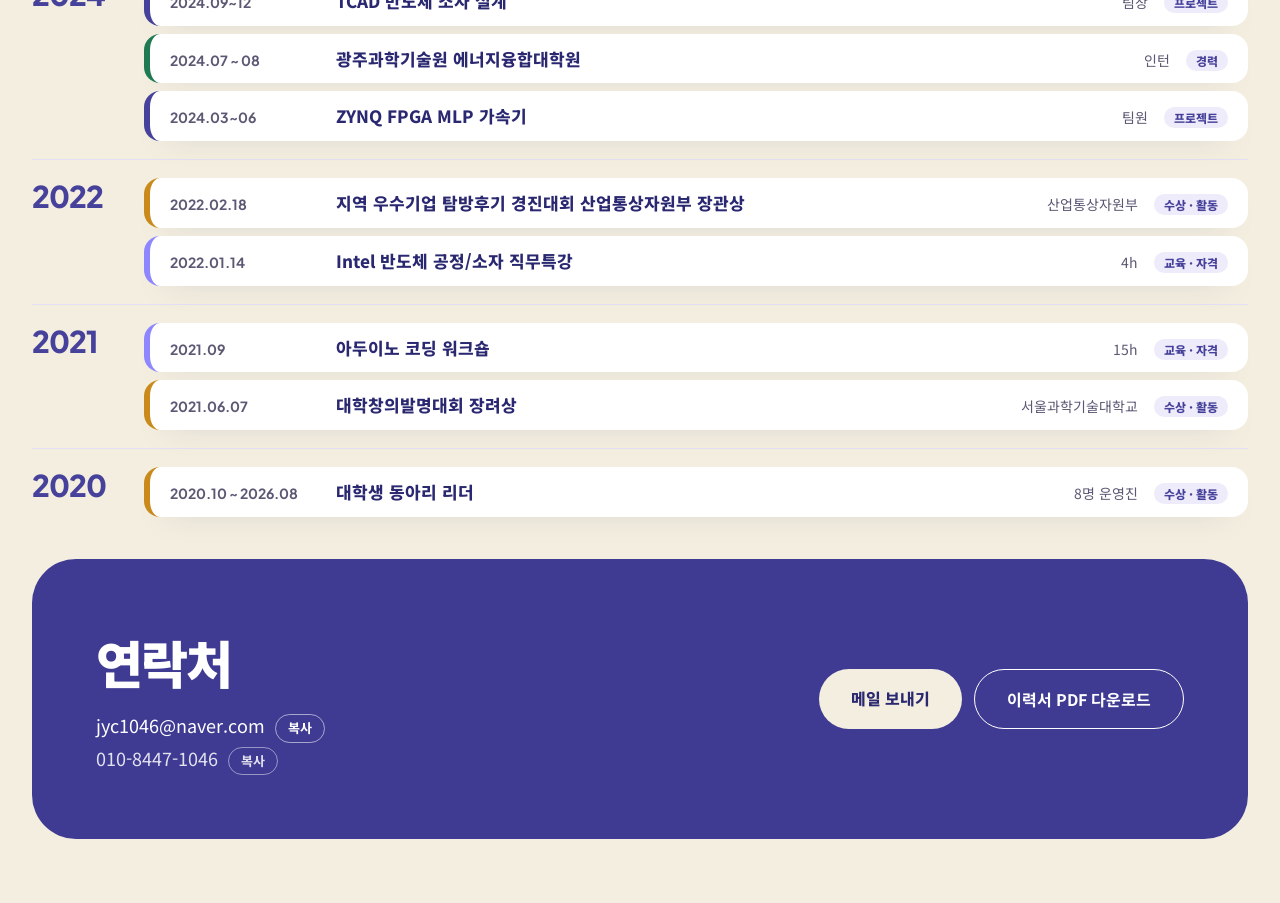
<file: timeline.html>
<!doctype html>
<html lang="ko">
<head>
<meta charset="utf-8">
<meta name="viewport" content="width=device-width, initial-scale=1">
<title>조예찬 | 포트폴리오</title>
<meta name="description" content="RF·FPGA·반도체 소자·데이터 AI 프로젝트를 시뮬레이션과 실측으로 검증해 온 전기정보공학 학사 조예찬의 포트폴리오">
<link rel="preconnect" href="https://fonts.googleapis.com">
<link href="https://fonts.googleapis.com/css2?family=Noto+Sans+KR:wght@400;500;700;900&family=Plus+Jakarta+Sans:wght@500;700;800&display=swap" rel="stylesheet">
<link rel="stylesheet" href="style.css?v=20261123">
<link rel="stylesheet" href="extra.css?v=portfolio-2">
</head>
<body data-page="timeline">
<div id="app"></div>
<noscript>이 사이트는 JavaScript가 필요합니다.</noscript>
<script src="data.js?v=portfolio-2"></script>
<script src="data-extra.js?v=portfolio-2"></script>
<script src="app.js?v=portfolio-7"></script>
</body>
</html>
</file>
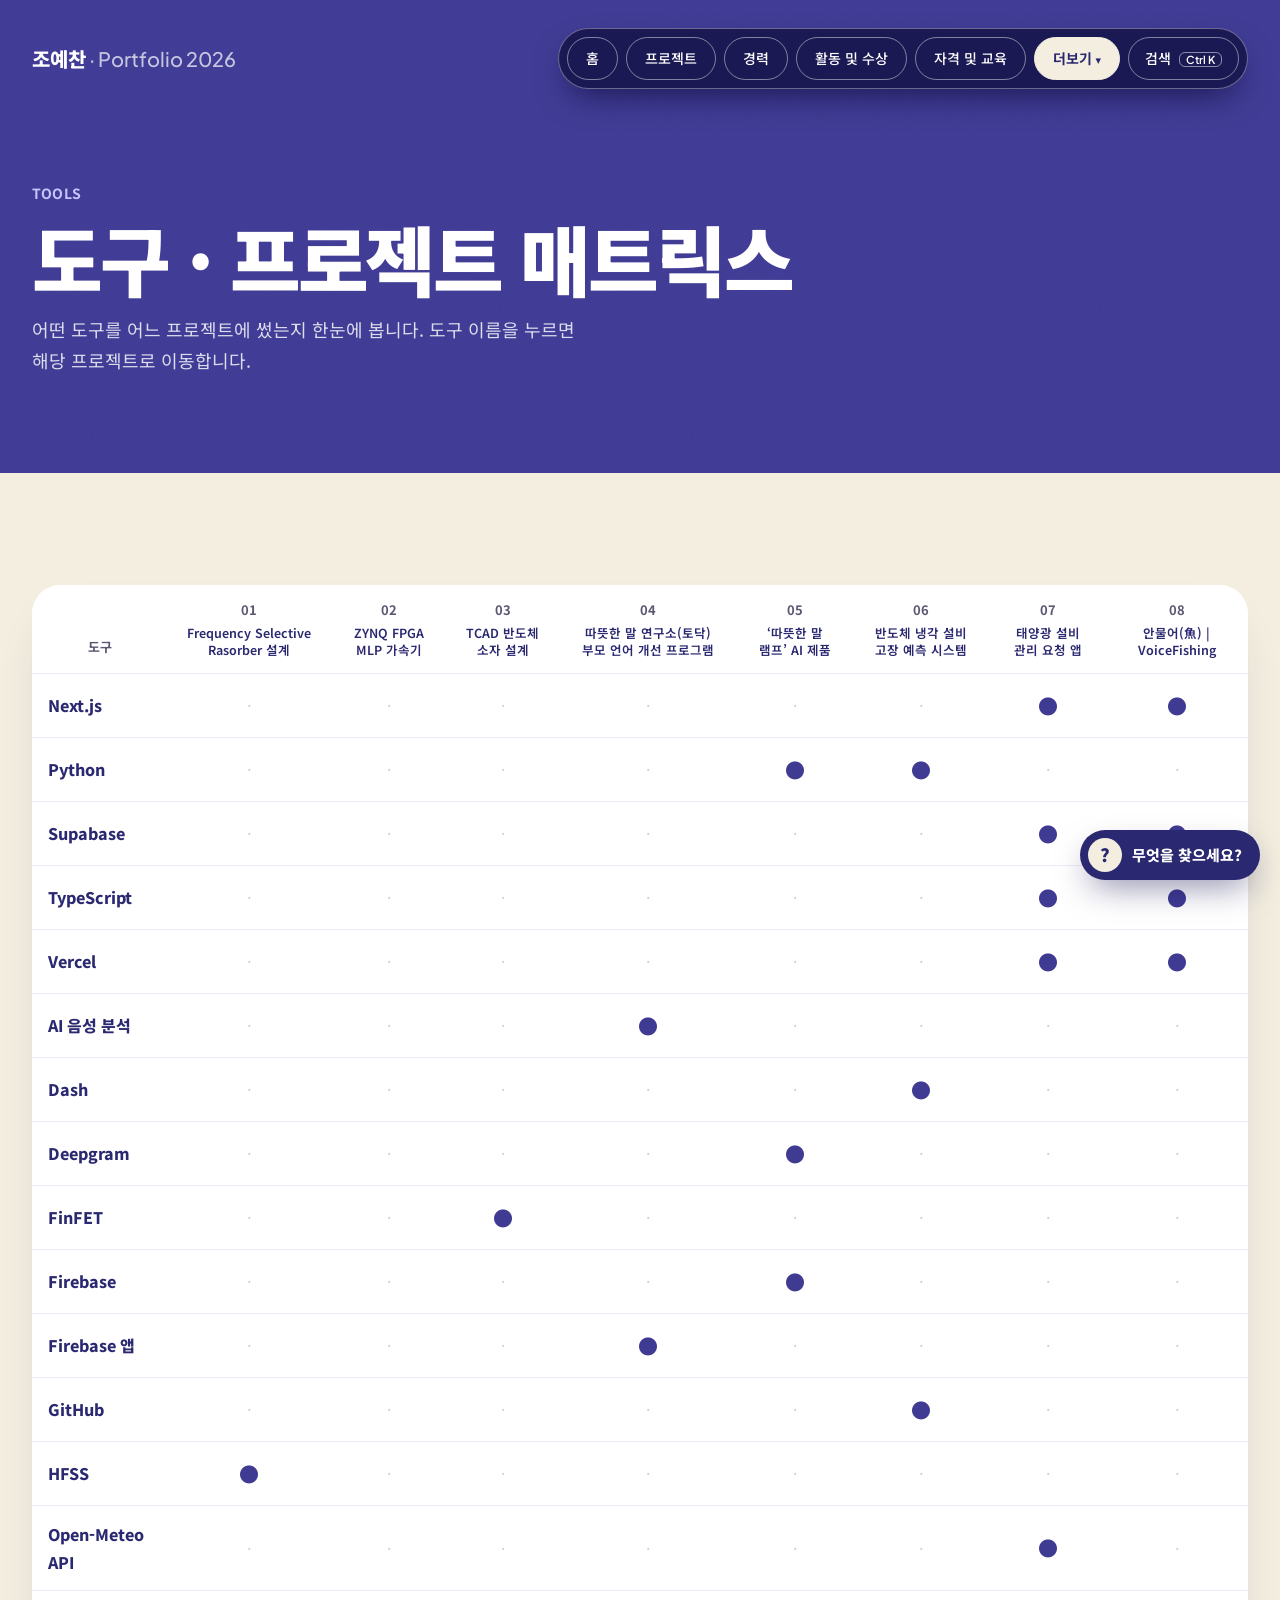
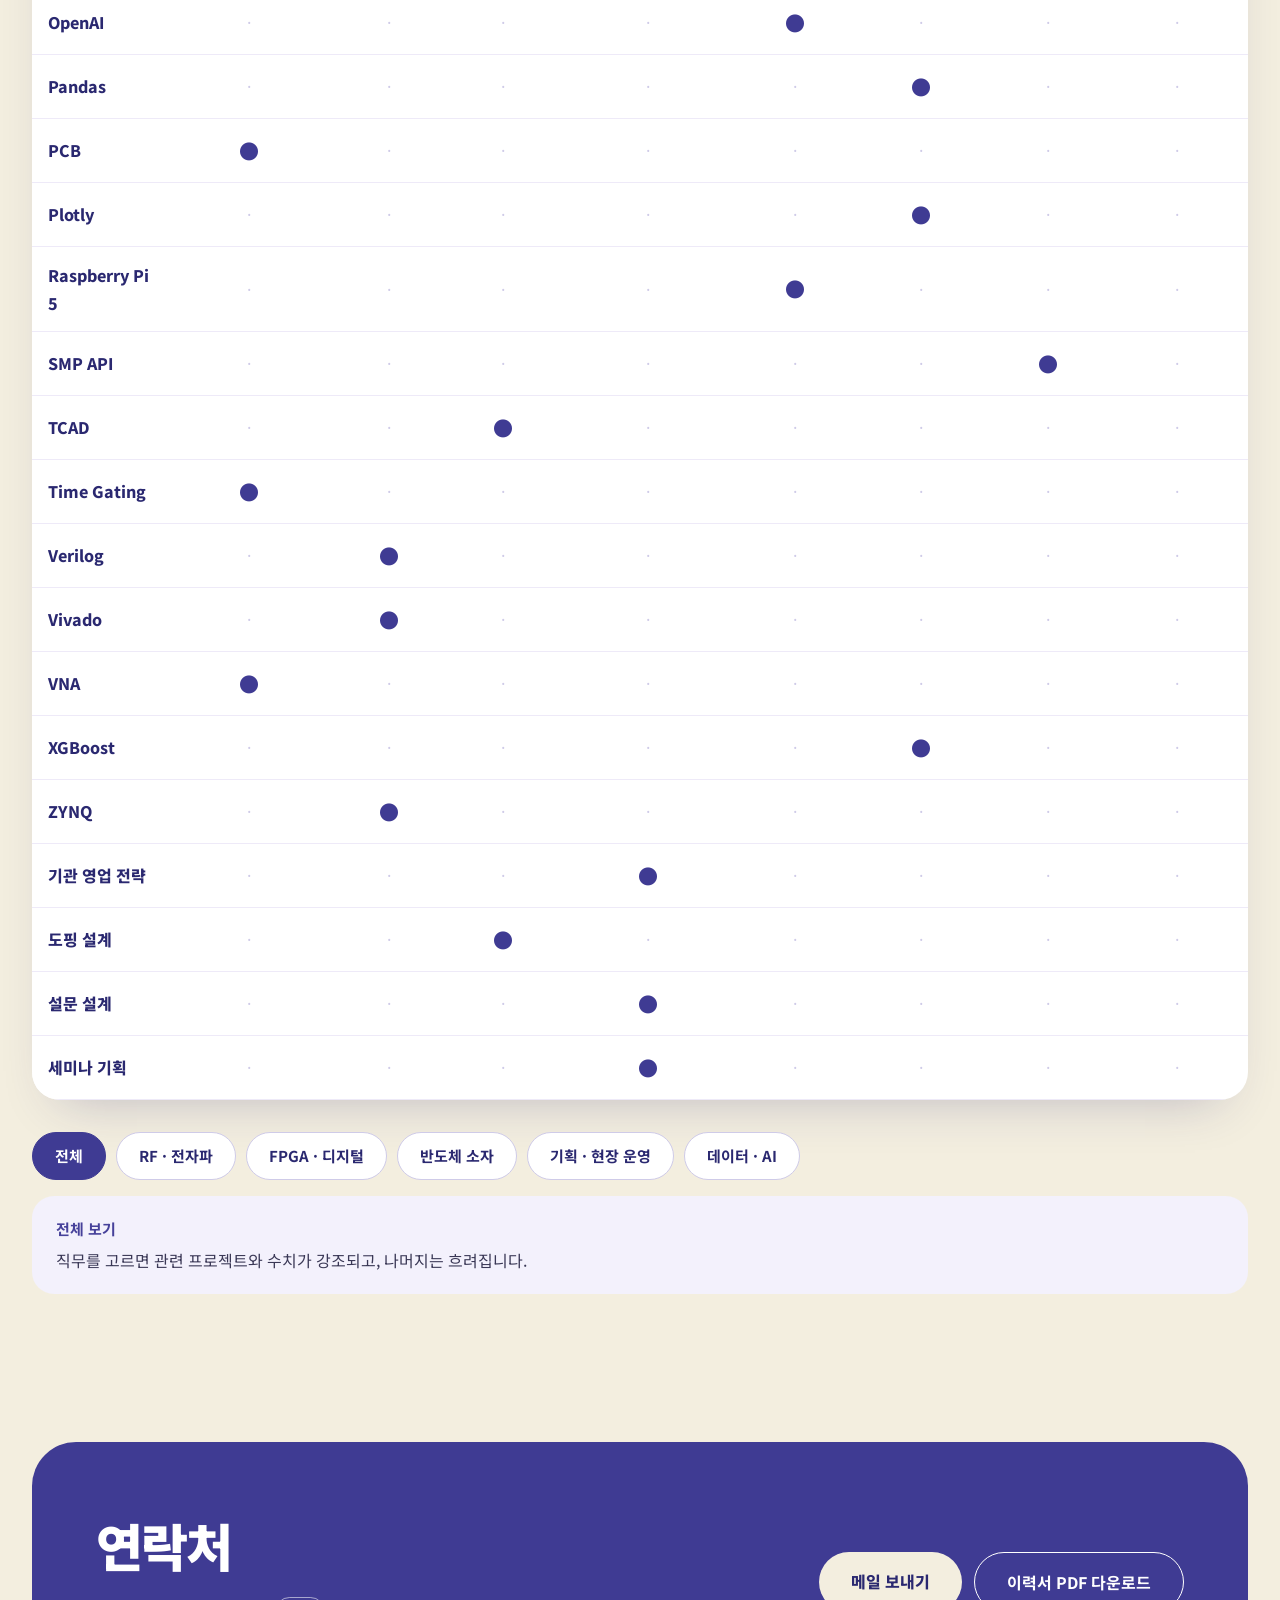
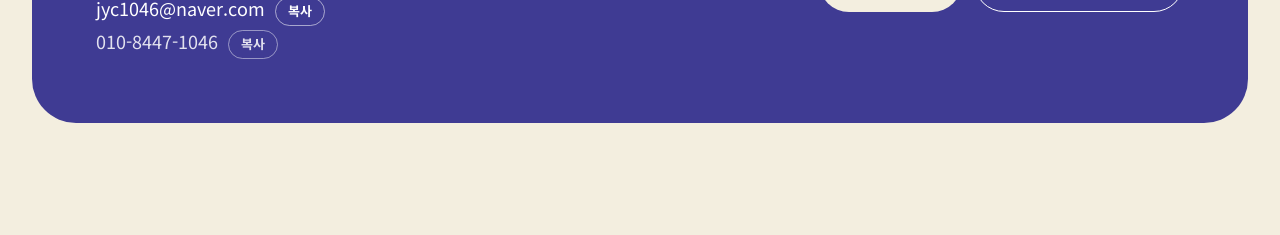
<file: tools.html>
<!doctype html>
<html lang="ko">
<head>
<meta charset="utf-8">
<meta name="viewport" content="width=device-width, initial-scale=1">
<title>조예찬 | 포트폴리오</title>
<meta name="description" content="RF·FPGA·반도체 소자·데이터 AI 프로젝트를 시뮬레이션과 실측으로 검증해 온 전기정보공학 학사 조예찬의 포트폴리오">
<link rel="preconnect" href="https://fonts.googleapis.com">
<link href="https://fonts.googleapis.com/css2?family=Noto+Sans+KR:wght@400;500;700;900&family=Plus+Jakarta+Sans:wght@500;700;800&display=swap" rel="stylesheet">
<link rel="stylesheet" href="style.css?v=20261123">
<link rel="stylesheet" href="extra.css?v=portfolio-2">
</head>
<body data-page="tools">
<div id="app"></div>
<noscript>이 사이트는 JavaScript가 필요합니다.</noscript>
<script src="data.js?v=portfolio-2"></script>
<script src="data-extra.js?v=portfolio-2"></script>
<script src="app.js?v=portfolio-7"></script>
</body>
</html>
</file>
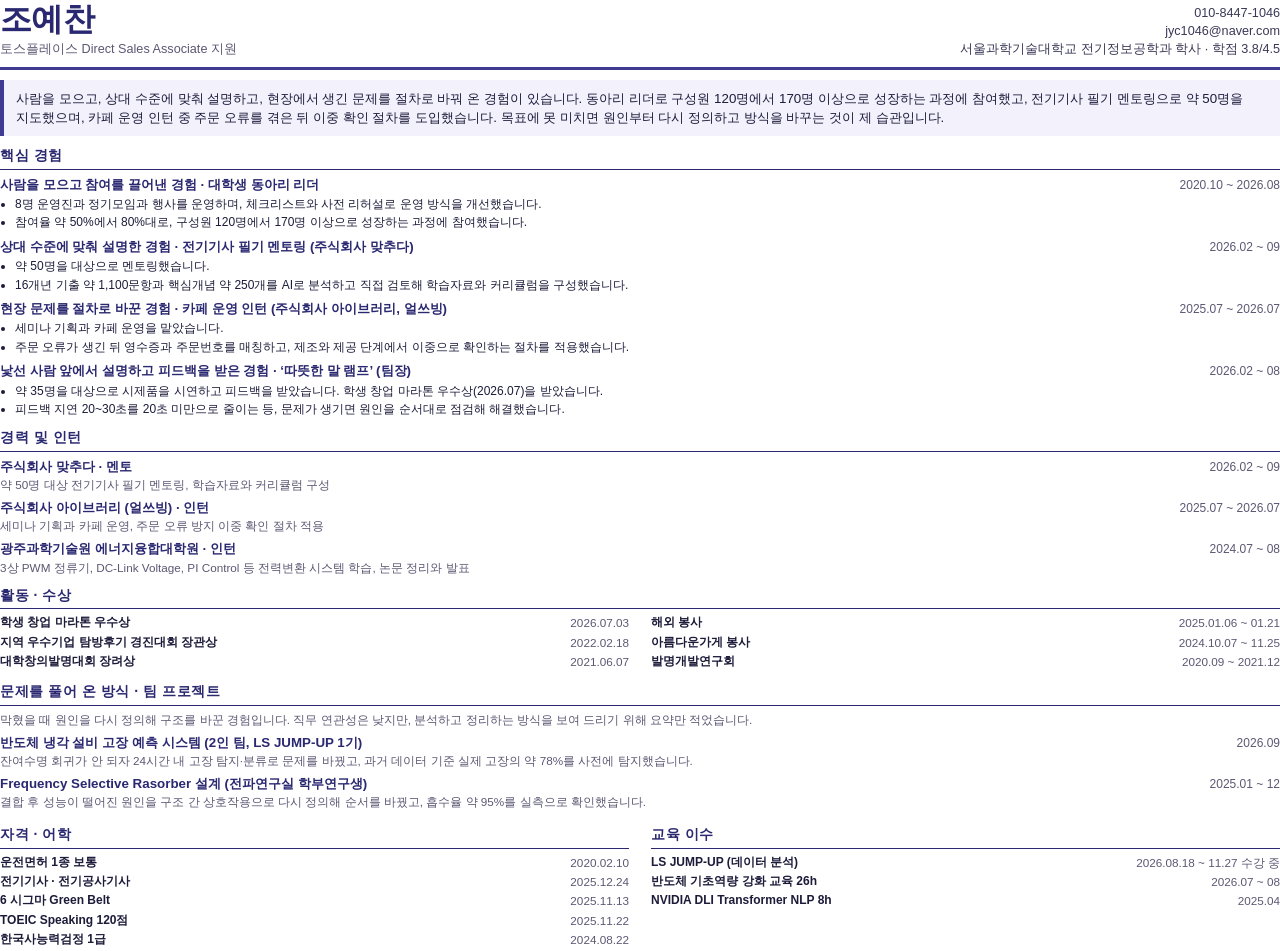
<file: apply-toss/resume.html>
<!doctype html>
<html lang="ko">
<head>
<meta charset="utf-8">
<title>조예찬 이력서 - 토스플레이스 Direct Sales Associate</title>
<style>
@page { size: A4; margin: 10mm 12mm; }
* { box-sizing: border-box; }
body { margin: 0; font-family: "Malgun Gothic", "Noto Sans KR", "Apple SD Gothic Neo", sans-serif; font-size: 9pt; line-height: 1.45; color: #1c1b3a; word-break: keep-all; }
h1 { margin: 0; font-size: 24pt; letter-spacing: -0.02em; color: #2a2870; line-height: 1.2; }
h2 { margin: 9px 0 5px; padding-bottom: 3px; border-bottom: 1.6px solid #2a2870; font-size: 10.5pt; letter-spacing: .04em; color: #2a2870; }
h3 { margin: 0; font-size: 10pt; }
p { margin: 0; }
.head { display: flex; justify-content: space-between; align-items: flex-end; gap: 16px; border-bottom: 3px solid #3f3b93; padding-bottom: 8px; }
.head .t { font-size: 9.5pt; color: #5b5873; margin-top: 2px; }
.head .c { text-align: right; font-size: 9.5pt; color: #3a3856; }
.sum { margin-top: 10px; padding: 9px 12px; background: #f3f1fc; border-left: 4px solid #3f3b93; font-size: 10pt; }
.item { margin-bottom: 5px; break-inside: avoid; }
.item .top { display: flex; justify-content: space-between; gap: 10px; align-items: baseline; }
.item .top b { font-size: 10pt; color: #2a2870; }
.item .top span { font-size: 9pt; color: #5b5873; white-space: nowrap; }
.item ul { margin: 2px 0 0; padding-left: 15px; }
.item li { margin: 1px 0; }
.tag { display: inline-block; margin-right: 4px; padding: 0 7px; border-radius: 99px; background: #e6e3fa; color: #2a2870; font-size: 8.4pt; font-weight: 700; }
.cols { display: grid; grid-template-columns: 1fr 1fr; gap: 0 22px; }
.row { display: flex; justify-content: space-between; gap: 8px; margin-bottom: 2px; break-inside: avoid; }
.row span { color: #5b5873; font-size: 8.8pt; white-space: nowrap; }
.small { font-size: 8.8pt; color: #5b5873; }
</style>
</head>
<body>

<div class="head">
  <div>
    <h1>조예찬</h1>
    <div class="t">토스플레이스 Direct Sales Associate 지원</div>
  </div>
  <div class="c">010-8447-1046<br>jyc1046@naver.com<br>서울과학기술대학교 전기정보공학과 학사 · 학점 3.8/4.5</div>
</div>

<div class="sum">
  사람을 모으고, 상대 수준에 맞춰 설명하고, 현장에서 생긴 문제를 절차로 바꿔 온 경험이 있습니다.
  동아리 리더로 구성원 120명에서 170명 이상으로 성장하는 과정에 참여했고, 전기기사 필기 멘토링으로 약 50명을 지도했으며,
  카페 운영 인턴 중 주문 오류를 겪은 뒤 이중 확인 절차를 도입했습니다. 목표에 못 미치면 원인부터 다시 정의하고 방식을 바꾸는 것이 제 습관입니다.
</div>

<h2>핵심 경험</h2>

<div class="item">
  <div class="top"><b>사람을 모으고 참여를 끌어낸 경험 · 대학생 동아리 리더</b><span>2020.10 ~ 2026.08</span></div>
  <ul>
    <li>8명 운영진과 정기모임과 행사를 운영하며, 체크리스트와 사전 리허설로 운영 방식을 개선했습니다.</li>
    <li>참여율 약 50%에서 80%대로, 구성원 120명에서 170명 이상으로 성장하는 과정에 참여했습니다.</li>
  </ul>
</div>

<div class="item">
  <div class="top"><b>상대 수준에 맞춰 설명한 경험 · 전기기사 필기 멘토링 (주식회사 맞추다)</b><span>2026.02 ~ 09</span></div>
  <ul>
    <li>약 50명을 대상으로 멘토링했습니다.</li>
    <li>16개년 기출 약 1,100문항과 핵심개념 약 250개를 AI로 분석하고 직접 검토해 학습자료와 커리큘럼을 구성했습니다.</li>
  </ul>
</div>

<div class="item">
  <div class="top"><b>현장 문제를 절차로 바꾼 경험 · 카페 운영 인턴 (주식회사 아이브러리, 얼쓰빙)</b><span>2025.07 ~ 2026.07</span></div>
  <ul>
    <li>세미나 기획과 카페 운영을 맡았습니다.</li>
    <li>주문 오류가 생긴 뒤 영수증과 주문번호를 매칭하고, 제조와 제공 단계에서 이중으로 확인하는 절차를 적용했습니다.</li>
  </ul>
</div>

<div class="item">
  <div class="top"><b>낯선 사람 앞에서 설명하고 피드백을 받은 경험 · ‘따뜻한 말 램프’ (팀장)</b><span>2026.02 ~ 08</span></div>
  <ul>
    <li>약 35명을 대상으로 시제품을 시연하고 피드백을 받았습니다. 학생 창업 마라톤 우수상(2026.07)을 받았습니다.</li>
    <li>피드백 지연 20~30초를 20초 미만으로 줄이는 등, 문제가 생기면 원인을 순서대로 점검해 해결했습니다.</li>
  </ul>
</div>

<h2>경력 및 인턴</h2>
<div class="item"><div class="top"><b>주식회사 맞추다 · 멘토</b><span>2026.02 ~ 09</span></div><p class="small">약 50명 대상 전기기사 필기 멘토링, 학습자료와 커리큘럼 구성</p></div>
<div class="item"><div class="top"><b>주식회사 아이브러리 (얼쓰빙) · 인턴</b><span>2025.07 ~ 2026.07</span></div><p class="small">세미나 기획과 카페 운영, 주문 오류 방지 이중 확인 절차 적용</p></div>
<div class="item"><div class="top"><b>광주과학기술원 에너지융합대학원 · 인턴</b><span>2024.07 ~ 08</span></div><p class="small">3상 PWM 정류기, DC-Link Voltage, PI Control 등 전력변환 시스템 학습, 논문 정리와 발표</p></div>

<h2>활동 · 수상</h2>
<div class="cols">
  <div>
    <div class="row"><b>학생 창업 마라톤 우수상</b><span>2026.07.03</span></div>
    <div class="row"><b>지역 우수기업 탐방후기 경진대회 장관상</b><span>2022.02.18</span></div>
    <div class="row"><b>대학창의발명대회 장려상</b><span>2021.06.07</span></div>
  </div>
  <div>
    <div class="row"><b>해외 봉사</b><span>2025.01.06 ~ 01.21</span></div>
    <div class="row"><b>아름다운가게 봉사</b><span>2024.10.07 ~ 11.25</span></div>
    <div class="row"><b>발명개발연구회</b><span>2020.09 ~ 2021.12</span></div>
  </div>
</div>

<h2>문제를 풀어 온 방식 · 팀 프로젝트</h2>
<p class="small" style="margin-bottom:5px">막혔을 때 원인을 다시 정의해 구조를 바꾼 경험입니다. 직무 연관성은 낮지만, 분석하고 정리하는 방식을 보여 드리기 위해 요약만 적었습니다.</p>
<div class="item"><div class="top"><b>반도체 냉각 설비 고장 예측 시스템 (2인 팀, LS JUMP-UP 1기)</b><span>2026.09</span></div><p class="small">잔여수명 회귀가 안 되자 24시간 내 고장 탐지·분류로 문제를 바꿨고, 과거 데이터 기준 실제 고장의 약 78%를 사전에 탐지했습니다.</p></div>
<div class="item"><div class="top"><b>Frequency Selective Rasorber 설계 (전파연구실 학부연구생)</b><span>2025.01 ~ 12</span></div><p class="small">결합 후 성능이 떨어진 원인을 구조 간 상호작용으로 다시 정의해 순서를 바꿨고, 흡수율 약 95%를 실측으로 확인했습니다.</p></div>

<div class="cols">
  <div>
    <h2>자격 · 어학</h2>
    <div class="row"><b>운전면허 1종 보통</b><span>2020.02.10</span></div>
    <div class="row"><b>전기기사 · 전기공사기사</b><span>2025.12.24</span></div>
    <div class="row"><b>6 시그마 Green Belt</b><span>2025.11.13</span></div>
    <div class="row"><b>TOEIC Speaking 120점</b><span>2025.11.22</span></div>
    <div class="row"><b>한국사능력검정 1급</b><span>2024.08.22</span></div>
  </div>
  <div>
    <h2>교육 이수</h2>
    <div class="row"><b>LS JUMP-UP (데이터 분석)</b><span>2026.08.18 ~ 11.27 수강 중</span></div>
    <div class="row"><b>반도체 기초역량 강화 교육 26h</b><span>2026.07 ~ 08</span></div>
    <div class="row"><b>NVIDIA DLI Transformer NLP 8h</b><span>2025.04</span></div>
  </div>
</div>

</body>
</html>
</file>
<file: style.css>
:root {
  color-scheme: light;
  --ground: #3F3B93;
  --cream: #F3EEDF;
  --ink: #2A2870;
  --text: #1C1B3A;
  --muted: #5B5873;
  --blue: #46419A;
  --line: #E4E0F3;
  --soft: #E6E3FA;
  --pass: #1F7A52;
  --pass-ink: #14583C;
  --pass-bg: #E3F5EC;
  --over: #C8372D;
  --over-bg: #FDECEA;
  --shadow: 0 24px 50px -24px rgba(42, 40, 112, .28);
  --font: "Noto Sans KR", "Pretendard", "Malgun Gothic", "Apple SD Gothic Neo", system-ui, sans-serif;
  --latin: "Plus Jakarta Sans", "Noto Sans KR", sans-serif;
}
* { box-sizing: border-box; }
html { scroll-behavior: smooth; scroll-padding-top: 24px; }
body { margin: 0; background: var(--cream); color: var(--text); font-family: var(--font); line-height: 1.75; font-size: 16px; word-break: keep-all; }
a { color: inherit; text-decoration: none; }
a:hover { opacity: .88; }
:focus-visible { outline: 3px solid #8E86FF; outline-offset: 3px; border-radius: 8px; }
img { max-width: 100%; display: block; }
h1, h2, h3, p, ul { margin: 0; }
.wrap { max-width: 1280px; margin: 0 auto; padding: 0 32px; }
.nb { display: inline-block; }

/* ---------- band (보라 상단) ---------- */
.band { position: relative; overflow: hidden; background: var(--ground); color: #fff; }
.band::after { content: ""; position: absolute; inset: 0; pointer-events: none; opacity: .13; mix-blend-mode: overlay;
  background-image: url("data:image/svg+xml;utf8,<svg xmlns='http://www.w3.org/2000/svg' width='300' height='300'><filter id='n'><feTurbulence type='fractalNoise' baseFrequency='.85' numOctaves='3' stitchTiles='stitch'/><feColorMatrix type='saturate' values='0'/></filter><rect width='300' height='300' filter='url(%23n)'/></svg>"); }
.band > .wrap { position: relative; z-index: 1; }
.deco { position: absolute; z-index: 0; right: 3%; top: 110px; bottom: -60px; width: 120px; height: calc(100% - 50px); }
@media (max-width: 1300px) { .deco { display: none; } }

.top { display: flex; align-items: center; justify-content: space-between; gap: 16px; flex-wrap: wrap; padding: 28px 0; }
.brand { font-family: var(--latin); font-weight: 800; font-size: 20px; }
.brand span { font-weight: 500; opacity: .7; }
.nav { position: relative; z-index: 3; display: flex; gap: 8px; flex-wrap: wrap; background: #1B1953; border: 1.5px solid rgba(255,255,255,.35); border-radius: 999px; padding: 8px; box-shadow: 0 14px 34px -12px rgba(10,8,50,.8); }
.nav a { color: #fff; border: 1.5px solid rgba(255,255,255,.45); border-radius: 999px; padding: 8px 18px; font-size: 14px; font-weight: 500; }
.nav a.on { color: var(--ink); background: var(--cream); border-color: var(--cream); font-weight: 700; }
.eyebrow { font-size: 14px; font-weight: 700; letter-spacing: .04em; color: #C9C5FF; }
.eyebrow.dark { color: var(--blue); }

.pagehead { padding: 64px 0 96px; }
.pagehead h1 { margin: 12px 0 14px; font-size: clamp(40px, 6vw, 88px); font-weight: 900; letter-spacing: -0.04em; line-height: 1.08; }
.pagehead p { max-width: 560px; font-size: 18px; color: rgba(255,255,255,.82); }

/* ---------- hero (home) ---------- */
.hero { padding: 64px 0 104px; }
.who { display: flex; align-items: center; gap: 18px; flex-wrap: wrap; }
.avatar { width: 88px; height: 88px; border-radius: 50%; object-fit: cover; object-position: center 15%; border: 3px solid var(--cream); box-shadow: 0 12px 30px -12px rgba(15,12,60,.6); background: #E6DFCB; }
.who b { display: block; font-size: 22px; font-weight: 900; letter-spacing: -0.02em; }
.pill-o { display: inline-block; margin-top: 4px; border: 1.5px solid rgba(255,255,255,.5); border-radius: 999px; padding: 3px 16px; font-size: 14px; font-weight: 500; }
.hero h1 { margin: 28px 0 24px; font-size: clamp(40px, 5.6vw, 80px); font-weight: 900; line-height: 1.12; letter-spacing: -0.035em; }
.hero .lead { max-width: 680px; margin-bottom: 28px; font-size: 18px; line-height: 1.85; color: rgba(255,255,255,.82); }
.tags-w { display: flex; gap: 10px; flex-wrap: wrap; margin-bottom: 40px; }
.tags-w span { background: rgba(255,255,255,.14); border-radius: 999px; padding: 5px 16px; font-size: 14px; font-weight: 700; }
.btns { display: flex; gap: 12px; flex-wrap: wrap; }
.btn { display: inline-block; border-radius: 999px; padding: 15px 32px; font-size: 16px; font-weight: 800; }
.btn.cream { background: var(--cream); color: var(--ink); }
.btn.line { color: #fff; border: 1.5px solid #fff; font-weight: 700; }
.btn.dark-line { color: var(--ink); border: 1.5px solid var(--ink); padding: 12px 26px; font-size: 15px; }
.btn:hover { transform: translateY(-1px); }

/* ---------- section ---------- */
section.sec { padding: 112px 0; }
section.sec.tight { padding: 72px 0 48px; }
section.sec.white { background: #fff; }
.sec h2.t { margin: 8px 0 14px; font-size: clamp(28px, 3.6vw, 48px); font-weight: 900; letter-spacing: -0.03em; color: var(--ink); line-height: 1.25; }
.sec .lead2 { max-width: 640px; font-size: 18px; color: #4A4763; margin-bottom: 48px; }

/* ---------- 직무별 보기 ---------- */
.dom { padding: 64px 0 24px; }
.dom-box { background: #fff; border-radius: 36px; padding: clamp(24px, 4vw, 48px); box-shadow: var(--shadow); }
.dom-box h2 { margin: 6px 0 20px; font-size: clamp(24px, 3vw, 36px); font-weight: 900; letter-spacing: -0.03em; color: var(--ink); line-height: 1.3; }
.chips { display: flex; gap: 10px; flex-wrap: wrap; }
.chip { font: inherit; cursor: pointer; border: 1.5px solid #CFCBE8; background: #fff; color: var(--ink); border-radius: 999px; padding: 10px 22px; font-size: 15px; font-weight: 700; transition: background .15s, color .15s, border-color .15s; }
.chip:hover { border-color: var(--ground); }
.chip[aria-pressed="true"] { background: var(--ground); border-color: var(--ground); color: #fff; }
.dom-out { margin-top: 24px; min-height: 84px; padding: 20px 24px; border-radius: 22px; background: #F3F1FC; }
.dom-out b { display: block; font-size: 15px; color: var(--blue); margin-bottom: 4px; }
.dom-out p { font-size: 16px; color: #3A3856; }
.dom-out a { color: var(--ground); font-weight: 800; }
.dom-mini { margin-bottom: 36px; }

/* 직무 필터가 걸리면 관련 없는 항목은 흐려진다 */
[data-d] { transition: opacity .25s, filter .25s, transform .25s; }
[data-d].dim { opacity: .25; filter: grayscale(.7); }
[data-d].hit { transform: translateY(-2px); }

/* ---------- loop ---------- */
.loop { position: relative; max-width: 900px; padding-bottom: 56px; }
.loop-g { display: grid; grid-template-columns: repeat(4, minmax(0, 1fr)); align-items: center; }
.loop-g div { margin: 0 10px; text-align: center; padding: 16px 4px; border-radius: 999px; font-size: clamp(13px, 1.6vw, 18px); font-weight: 800; white-space: nowrap; color: var(--ink); border: 2px solid var(--ink); }
.loop-g div.last { background: #CFF3E0; color: var(--pass-ink); border-color: var(--pass); }
.loop .back { position: absolute; left: 12.5%; right: 12.5%; bottom: 32px; height: 24px; border: 2px dashed var(--over); border-top: none; border-radius: 0 0 20px 20px; }
.loop .cap { position: absolute; left: 0; right: 0; bottom: 0; text-align: center; font-size: 14px; font-weight: 700; color: var(--over); }

/* ---------- stats ---------- */
/* 한 줄 배치: 폭이 모자라면 옆으로 스크롤됩니다 */
.stats, .mgrid { display: grid; grid-auto-flow: column; gap: 20px; overflow-x: auto; padding: 8px 4px 28px; margin: -8px -4px -12px; scroll-snap-type: x proximity; scrollbar-width: thin; }
.stats { grid-auto-columns: minmax(212px, 1fr); }
.stats > *, .mgrid > * { scroll-snap-align: start; }
.stat { background: #fff; border-radius: 28px; padding: 28px 26px 24px; box-shadow: var(--shadow); }
.stat .n { font-family: var(--latin); font-size: 28px; font-weight: 900; letter-spacing: -0.03em; color: var(--ink); line-height: 1.2; }
.stat .l { margin: 6px 0 20px; font-size: 14px; color: var(--muted); min-height: 42px; line-height: 1.5; }
.bar { position: relative; height: 12px; border-radius: 999px; background: #EFEAF8; margin-bottom: 10px; }
.bar i { display: block; height: 100%; border-radius: 999px; background: var(--pass); animation: grow 1.1s cubic-bezier(.2,.7,.2,1) both; }
.bar i.over { background: var(--over); } .bar i.blue { background: var(--blue); }
.bar b { position: absolute; top: -6px; bottom: -6px; width: 2px; border-radius: 2px; background: var(--text); }
.bar b.over { background: var(--over); }
@keyframes grow { from { width: 0; } }
.axis { display: flex; justify-content: space-between; gap: 8px; font-size: 12px; color: #6B6785; }
.axis em { font-style: normal; font-weight: 700; color: var(--text); }
.axis em.over { color: var(--over); }

/* ---------- project list (home) ---------- */
.prow { display: flex; flex-wrap: wrap; gap: 12px 32px; align-items: center; padding: 30px 0; border-top: 1.5px solid var(--line); }
.prow .no { flex: 0 0 56px; font-family: var(--latin); font-weight: 800; font-size: 20px; color: var(--blue); }
.prow .tt { flex: 1 1 320px; min-width: 0; }
.prow .tt b { display: block; font-size: clamp(20px, 2.4vw, 28px); font-weight: 900; letter-spacing: -0.02em; color: var(--ink); }
.prow .tt span { font-size: 15px; color: var(--muted); }
.prow .rs { flex: 1 1 300px; min-width: 0; font-size: 15px; font-weight: 700; color: var(--pass-ink); }
.prow .ar { font-size: 22px; color: var(--ink); }
.plist { display: flex; flex-direction: column; border-bottom: 1.5px solid var(--line); }

/* ---------- project cards ---------- */
.cards { display: grid; grid-template-columns: repeat(auto-fit, minmax(min(100%, 480px), 1fr)); gap: 32px; }
.card { display: flex; flex-direction: column; border-radius: 36px; padding: 16px 16px 32px; box-shadow: 0 30px 60px -28px rgba(42,40,112,.35); background: #fff; color: var(--text); }
.card.dark { background: var(--ground); color: #fff; }
.card .ph { position: relative; aspect-ratio: 16 / 10; border-radius: 24px; overflow: hidden; background: #EFEAF8; }
.card.dark .ph { background: rgba(255,255,255,.12); }
.card .ph img { position: absolute; inset: 0; width: 100%; height: 100%; object-fit: cover; }
.card .bd { padding: 28px 16px 0; display: flex; flex-direction: column; gap: 14px; }
.meta { display: flex; align-items: center; gap: 12px; flex-wrap: wrap; }
.meta .no { font-family: var(--latin); font-weight: 800; font-size: 15px; opacity: .6; }
.role { display: inline-block; border-radius: 999px; padding: 3px 14px; font-size: 13px; font-weight: 700; background: var(--soft); color: var(--ink); }
.card.dark .role { background: var(--cream); }
.meta .dt { font-size: 14px; opacity: .7; }
.card h2 { font-size: 28px; font-weight: 900; letter-spacing: -0.02em; line-height: 1.3; }
.card p { font-size: 16px; opacity: .88; }
.res { border-radius: 16px; padding: 12px 18px; font-size: 15px; font-weight: 700; background: var(--pass-bg); color: var(--pass-ink); }
.card.dark .res { background: #CFF3E0; }
.tg { display: flex; gap: 8px; flex-wrap: wrap; }
.tg span { border-radius: 999px; padding: 3px 14px; font-size: 13px; font-weight: 700; border: 1.5px solid #CFCBE8; }
.card.dark .tg span { border-color: rgba(255,255,255,.45); }
.card .more { font-size: 15px; font-weight: 800; margin-top: 6px; }
.dtags { display: flex; gap: 6px; flex-wrap: wrap; }
.dtags i { font-style: normal; font-size: 12px; font-weight: 800; color: var(--blue); background: #EEEBFB; border-radius: 6px; padding: 0 8px; }
.card.dark .dtags i { background: rgba(255,255,255,.18); color: #fff; }

/* ---------- more / contact ---------- */
.mgrid { grid-auto-columns: minmax(176px, 1fr); }
.mcard { display: flex; flex-direction: column; justify-content: space-between; gap: 24px; min-height: 170px; background: var(--ground); color: #fff; border-radius: 28px; padding: 22px; }
.mcard b { display: block; font-size: 20px; font-weight: 900; letter-spacing: -0.02em; line-height: 1.35; }
.mcard span { font-size: 15px; opacity: .8; }
.mcard em { font-style: normal; font-size: 15px; font-weight: 800; }
.contact { padding: 0 0 112px; }
.cbox { background: var(--ground); color: #fff; border-radius: 44px; padding: clamp(32px, 5vw, 72px); display: flex; flex-wrap: wrap; gap: 32px; align-items: center; justify-content: space-between; }
.cbox h2 { margin: 10px 0 18px; font-size: clamp(30px, 4vw, 56px); font-weight: 900; letter-spacing: -0.035em; line-height: 1.15; }
.cbox .li { font-size: 18px; }
.cbox .li.s { opacity: .85; }
.copy { font: inherit; cursor: pointer; background: transparent; border: 1.5px solid rgba(255,255,255,.55); color: #fff; border-radius: 999px; padding: 2px 12px; margin-left: 10px; font-size: 13px; font-weight: 700; }
.copy:hover { background: rgba(255,255,255,.14); }

/* ---------- 상세 ---------- */
.dhead { padding: 40px 0 72px; max-width: 960px; }
.dhead h1 { margin: 18px 0; font-size: clamp(34px, 5vw, 68px); font-weight: 900; letter-spacing: -0.035em; line-height: 1.12; }
.dhead p { font-size: 18px; color: rgba(255,255,255,.85); max-width: 700px; margin-bottom: 24px; }
.dhead .tg span { border-color: rgba(255,255,255,.5); font-size: 14px; }
.dhead .role { background: var(--cream); }
.dhead .sub { font-size: 14px; opacity: .75; margin-left: 10px; }
.kpis { margin-top: -40px; position: relative; z-index: 2; display: grid; grid-template-columns: repeat(auto-fit, minmax(220px, 1fr)); gap: 16px; }
.kpi { background: #fff; border-radius: 24px; padding: 22px 24px; box-shadow: 0 24px 50px -24px rgba(42,40,112,.3); }
.kpi .n { font-family: var(--latin); font-size: 30px; font-weight: 900; letter-spacing: -0.03em; color: var(--ink); }
.kpi .n.pass { color: var(--pass); }
.kpi .l { font-size: 14px; color: var(--muted); }
.kpi .bar { margin-top: 14px; }
.steps { max-width: 880px; margin: 0 auto; padding: 88px 0 24px; }
.step { display: flex; gap: 28px; }
.step .rail { display: flex; flex-direction: column; align-items: center; flex: 0 0 28px; }
.step .dot { width: 28px; height: 28px; border-radius: 50%; border: 5px solid var(--blue); background: #fff; }
.step .rail s { flex: 1; width: 2px; background: #D8D3EA; min-height: 24px; }
.step .bd { padding-bottom: 44px; flex: 1; min-width: 0; }
.step h3 { font-size: 13px; font-weight: 800; letter-spacing: .08em; color: var(--blue); margin-bottom: 6px; }
.step p { font-size: 18px; white-space: pre-line; }
.step.cause .dot, .step.over .dot { border-color: var(--over); } .step.cause h3, .step.over h3 { color: var(--over); }
.step.result .dot { border-color: var(--pass); background: var(--pass); } .step.result h3 { color: var(--pass); }
.dsec { padding: 72px 0 24px; }
.dsec h2 { margin: 8px 0 28px; font-size: clamp(26px, 3vw, 40px); font-weight: 900; letter-spacing: -0.03em; color: var(--ink); }
.dsec .lead3 { max-width: 720px; margin: -10px 0 36px; font-size: 17px; color: #4A4763; }
.gal { display: grid; grid-template-columns: repeat(auto-fit, minmax(min(100%, 380px), 1fr)); gap: 24px; }
.gal figure { margin: 0; }
.gal .gph { position: relative; aspect-ratio: 3 / 2; border-radius: 28px; overflow: hidden; background: var(--soft); }
.gal .gph img { position: absolute; inset: 0; width: 100%; height: 100%; object-fit: cover; cursor: zoom-in; }
.gal figcaption { margin-top: 10px; font-size: 15px; font-weight: 700; color: var(--ink); }
.gnote { margin-top: 24px; max-width: 760px; font-size: 16px; color: #4A4763; }
.ba { display: grid; grid-template-columns: repeat(auto-fit, minmax(min(100%, 420px), 1fr)); gap: 24px; }
.ba > div { border-radius: 32px; padding: 32px 32px 28px; }
.ba .b { background: var(--over-bg); } .ba .a { background: var(--pass-bg); }
.ba .tag { display: inline-block; border-radius: 999px; padding: 3px 14px; font-size: 13px; font-weight: 800; color: #fff; }
.ba .b .tag { background: var(--over); } .ba .a .tag { background: var(--pass); }
.ba h3 { margin: 14px 0 8px; font-size: 24px; font-weight: 900; letter-spacing: -0.02em; }
.ba .b h3 { color: #7F1F18; } .ba .a h3 { color: var(--pass-ink); }
.ba p { font-size: 15px; line-height: 1.8; }
.pipe { display: flex; flex-wrap: wrap; gap: 12px; }
.pipe div { display: flex; align-items: center; gap: 12px; background: #fff; border-radius: 999px; padding: 12px 24px 12px 14px; box-shadow: 0 14px 34px -20px rgba(42,40,112,.35); font-size: 15px; font-weight: 700; color: var(--ink); }
.pipe span { flex: 0 0 28px; height: 28px; border-radius: 50%; background: var(--ground); color: #fff; font-family: var(--latin); font-size: 13px; font-weight: 800; display: flex; align-items: center; justify-content: center; }
.issues { display: grid; grid-template-columns: repeat(auto-fit, minmax(min(100%, 360px), 1fr)); gap: 20px; }
.issue { background: #fff; border-radius: 28px; padding: 28px; box-shadow: 0 24px 50px -28px rgba(42,40,112,.3); display: flex; flex-direction: column; gap: 14px; }
.issue h3 { font-size: 20px; font-weight: 900; letter-spacing: -0.02em; color: var(--ink); line-height: 1.4; }
.issue small { display: block; font-size: 12px; font-weight: 800; letter-spacing: .08em; }
.issue .p small { color: var(--over); } .issue .f small { color: var(--blue); }
.issue p { font-size: 15px; color: #3A3856; }
.issue .r { background: var(--pass-bg); border-radius: 14px; padding: 10px 14px; font-size: 14px; font-weight: 700; color: var(--pass-ink); }
.endband { background: var(--ground); color: #fff; border-radius: 40px; padding: clamp(28px, 5vw, 64px); }
.endband .eyebrow { margin-bottom: 14px; }
.endband p.big { font-size: clamp(20px, 2.4vw, 30px); font-weight: 700; line-height: 1.55; letter-spacing: -0.01em; max-width: 900px; }
.endband ul { padding-left: 20px; font-size: 16px; line-height: 1.9; opacity: .92; }
.endband h3 { font-size: 22px; font-weight: 900; margin-bottom: 10px; }
.two { display: grid; grid-template-columns: repeat(auto-fit, minmax(min(100%, 380px), 1fr)); gap: 32px 56px; margin-top: 20px; }
.endband .btns { margin-top: 32px; }
.endband .btn { padding: 14px 30px; font-size: 15px; }
#lb { width: min(1100px, calc(100% - 20px)); border: none; border-radius: 20px; padding: 16px; text-align: center; }
#lb img { margin: 0 auto; max-height: 78vh; width: auto; border-radius: 12px; }
#lb p { margin-top: 10px; color: var(--muted); }
#lb::backdrop { background: rgba(8,14,28,.6); }

/* ---------- 목록형 페이지 ---------- */
.rows { display: flex; flex-direction: column; gap: 32px; }
.row { display: flex; flex-wrap: wrap; gap: 20px 56px; background: #fff; border-radius: 36px; padding: clamp(28px, 4vw, 56px); box-shadow: 0 30px 60px -32px rgba(42,40,112,.3); }
.row .when { flex: 0 0 220px; }
.row .when b { display: block; font-family: var(--latin); font-size: 22px; font-weight: 800; color: var(--blue); }
.row .when .role { margin-top: 10px; }
.row .bd { flex: 1 1 440px; min-width: 0; }
.row h2 { font-size: clamp(22px, 2.6vw, 32px); font-weight: 900; letter-spacing: -0.025em; color: var(--ink); line-height: 1.35; margin-bottom: 12px; }
.row p { font-size: 18px; color: #3A3856; }
.awards { display: grid; grid-template-columns: repeat(auto-fit, minmax(min(100%, 300px), 1fr)); gap: 24px; }
.award { display: flex; flex-direction: column; gap: 20px; min-height: 240px; background: var(--ground); color: #fff; border-radius: 36px; padding: 32px; }
.award .w { font-family: var(--latin); font-size: 16px; font-weight: 700; opacity: .8; }
.award b { font-size: 26px; font-weight: 900; line-height: 1.4; letter-spacing: -0.02em; }
.award span { margin-top: auto; font-size: 15px; opacity: .8; }
.club { background: #fff; border-radius: 36px; padding: clamp(28px, 4vw, 56px); box-shadow: 0 30px 60px -32px rgba(42,40,112,.3); }
.club .w { font-family: var(--latin); font-size: 20px; font-weight: 800; color: var(--blue); }
.club p { margin-top: 12px; max-width: 860px; font-size: 19px; color: #3A3856; }
.club .ks { display: grid; grid-template-columns: repeat(auto-fit, minmax(min(100%, 180px), 1fr)); gap: 16px; margin-top: 36px; }
.club .ks div { background: #F3EEFA; border-radius: 24px; padding: 20px 22px; }
.club .ks b { display: block; font-family: var(--latin); font-size: 26px; font-weight: 900; letter-spacing: -0.03em; color: var(--ink); }
.club .ks span { font-size: 14px; color: var(--muted); }
.etc { display: flex; gap: 12px; flex-wrap: wrap; }
.etc div { background: #fff; border-radius: 999px; padding: 12px 24px; font-size: 16px; font-weight: 700; color: var(--ink); box-shadow: 0 12px 30px -18px rgba(42,40,112,.3); }
.certs { background: #fff; border-radius: 36px; padding: 8px clamp(24px, 4vw, 56px); box-shadow: 0 30px 60px -32px rgba(42,40,112,.3); }
.cert { display: flex; flex-wrap: wrap; gap: 8px 32px; align-items: baseline; justify-content: space-between; padding: 22px 0; border-bottom: 1.5px solid #ECE8F6; }
.cert:last-child { border-bottom: none; }
.cert b { flex: 1 1 280px; font-size: 20px; font-weight: 800; color: var(--ink); letter-spacing: -0.01em; }
.cert span { font-size: 15px; color: var(--muted); }
.cert time { flex: 0 0 120px; font-family: var(--latin); font-size: 15px; font-weight: 700; color: var(--blue); text-align: right; }
.edus { display: grid; grid-template-columns: repeat(auto-fit, minmax(min(100%, 340px), 1fr)); gap: 24px; }
.edu { background: var(--ground); color: #fff; border-radius: 32px; padding: 30px; display: flex; flex-direction: column; gap: 10px; }
.edu .m { display: flex; gap: 12px; flex-wrap: wrap; align-items: center; font-size: 14px; opacity: .85; }
.edu .m b { font-family: var(--latin); font-weight: 700; }
.edu .m i { font-style: normal; border: 1.5px solid rgba(255,255,255,.5); border-radius: 999px; padding: 0 12px; font-weight: 700; }
.edu h3 { font-size: 22px; font-weight: 900; letter-spacing: -0.02em; line-height: 1.4; }
.edu p { font-size: 15px; opacity: .85; }

/* about */
.about-p { max-width: 860px; font-size: clamp(20px, 2.4vw, 30px); font-weight: 500; line-height: 1.7; letter-spacing: -0.01em; color: var(--ink); }
.oneline { background: var(--ground); color: #fff; border-radius: 44px; padding: clamp(32px, 6vw, 88px); }
.oneline p { margin-top: 16px; max-width: 960px; font-size: clamp(24px, 3.4vw, 46px); font-weight: 900; line-height: 1.4; letter-spacing: -0.03em; }
.oneline .btns { margin-top: 36px; }
.oneline .btn { padding: 10px 22px; font-size: 15px; }
.lcards { display: grid; grid-template-columns: repeat(auto-fit, minmax(min(100%, 280px), 1fr)); gap: 20px; }
.lcard { display: flex; flex-direction: column; justify-content: space-between; gap: 28px; min-height: 190px; background: #fff; border-radius: 32px; padding: 28px; box-shadow: 0 24px 50px -28px rgba(42,40,112,.3); }
.lcard b { display: block; font-size: 22px; font-weight: 900; letter-spacing: -0.02em; color: var(--ink); }
.lcard span { font-size: 15px; color: var(--muted); }
.lcard em { font-style: normal; font-size: 15px; font-weight: 800; color: var(--blue); }

.next { background: var(--ground); color: #fff; border-radius: 44px; padding: clamp(32px, 5vw, 64px); display: flex; flex-wrap: wrap; gap: 24px; align-items: center; justify-content: space-between; }
.next b { font-size: clamp(22px, 2.6vw, 32px); font-weight: 900; letter-spacing: -0.02em; }

@media (max-width: 720px) {
  section.sec { padding: 68px 0; }
  .wrap { padding: 0 20px; }
  .step { gap: 18px; }
  .row .when { flex-basis: 100%; }
}
@media (prefers-reduced-motion: reduce) {
  *, *::before, *::after { animation: none !important; transition: none !important; }
  html { scroll-behavior: auto; }
}
@media print {
  .nav, .btns, .dom, .copy { display: none; }
  .band { background: #fff !important; color: #000; }
  .band::after { display: none; }
  section.sec { padding: 24px 0; break-inside: avoid; }
}
</file>
<file: extra.css>
/* 기능별 추가 스타일: 더보기, 검색, 검증 배지, 역할 박스, Q&A, 사례, 매트릭스, 타임라인, 증빙, 발표 모드, 한 장 요약 */

/* 더보기 메뉴와 검색 버튼 */
.nav details.more { position: relative; }
.nav details.more summary { list-style: none; cursor: pointer; color: #fff; border: 1.5px solid rgba(255,255,255,.45); border-radius: 999px; padding: 8px 18px; font-size: 14px; font-weight: 500; }
.nav details.more summary::-webkit-details-marker { display: none; }
.nav details.more summary::after { content: " ▾"; font-size: 11px; }
.nav details.more summary.on { background: var(--cream); color: var(--ink); border-color: var(--cream); font-weight: 700; }
.nav .menu { position: absolute; z-index: 20; right: 0; top: calc(100% + 12px); min-width: 250px; background: #1B1953; border: 1.5px solid rgba(255,255,255,.35); border-radius: 22px; padding: 8px; box-shadow: 0 24px 50px -12px rgba(10,8,50,.8); display: flex; flex-direction: column; }
.nav .menu a { border: 0; border-radius: 14px; padding: 10px 14px; font-size: 14px; }
.nav .menu a:hover { background: rgba(255,255,255,.12); opacity: 1; }
.sbtn { font: inherit; cursor: pointer; background: transparent; color: #fff; border: 1.5px solid rgba(255,255,255,.45); border-radius: 999px; padding: 8px 16px; font-size: 14px; font-weight: 500; }
.sbtn kbd { font: 600 11px var(--latin); border: 1px solid rgba(255,255,255,.5); border-radius: 6px; padding: 0 6px; margin-left: 4px; }

/* ② 검증 수준 배지 */
.vbs { display: inline-flex; gap: 6px; flex-wrap: wrap; vertical-align: middle; margin-left: 6px; }
.vb { display: inline-block; border-radius: 999px; padding: 0 12px; font-size: 12.5px; font-weight: 800; border: 1.5px solid var(--ink); color: var(--ink); background: #fff; line-height: 1.7; }
.vb.pass { background: var(--pass-bg); border-color: var(--pass); color: var(--pass-ink); }
.card.dark .vb { background: transparent; border-color: rgba(255,255,255,.6); color: #fff; }
.card.dark .vb.pass { background: #CFF3E0; border-color: #CFF3E0; color: var(--pass-ink); }
.card .vbs { margin-left: 0; }
.case .vbs { margin-left: 0; }

/* ③ 역할 · 검증 박스 */
.info { margin-top: 28px; display: grid; grid-template-columns: repeat(auto-fit, minmax(min(100%, 380px), 1fr)); gap: 20px; }
.ibox { background: #fff; border-radius: 28px; padding: 28px 30px; box-shadow: 0 24px 50px -28px rgba(42,40,112,.3); }
.ibox small { font-size: 12px; font-weight: 800; letter-spacing: .08em; color: var(--blue); }
.ibox p { font-size: 16px; color: #3A3856; }
.ibox .who2 { margin: 8px 0 10px; font-size: 17px; color: var(--ink); }
.ibox ul { padding-left: 20px; margin: 0; font-size: 16px; color: #3A3856; line-height: 1.85; }
.ibox .oth { margin-top: 10px; font-size: 14px; color: var(--muted); }

/* ⑧ 예상 질문 */
.draft { margin-left: 10px; font-size: 12px; font-weight: 700; color: #7A6B2E; background: #FFF4CC; border-radius: 999px; padding: 1px 10px; letter-spacing: 0; }
.qa details { background: #fff; border-radius: 22px; padding: 4px 26px; margin-bottom: 12px; box-shadow: 0 16px 36px -24px rgba(42,40,112,.3); }
.qa summary { cursor: pointer; list-style: none; padding: 18px 0; font-size: 18px; font-weight: 800; color: var(--ink); display: flex; justify-content: space-between; gap: 16px; }
.qa summary::-webkit-details-marker { display: none; }
.qa summary::after { content: "+"; font-size: 24px; line-height: 1; color: var(--blue); }
.qa details[open] summary::after { content: "−"; }
.qa details p { padding: 0 0 22px; font-size: 17px; color: #3A3856; max-width: 880px; }

/* 이전 · 다음 */
.pn { display: grid; grid-template-columns: 1fr 1fr; gap: 16px; }
.pn a { display: block; background: #fff; border-radius: 24px; padding: 20px 24px; box-shadow: 0 16px 36px -24px rgba(42,40,112,.3); }
.pn small { display: block; font-size: 13px; color: var(--muted); }
.pn b { font-size: 17px; font-weight: 800; color: var(--ink); line-height: 1.4; }
@media (max-width: 640px) { .pn { grid-template-columns: 1fr; } }

/* ④ 사례 모음 */
.cases { display: flex; flex-direction: column; gap: 24px; }
.case { display: block; background: #fff; border-radius: 32px; padding: clamp(22px, 3vw, 36px); box-shadow: 0 24px 50px -28px rgba(42,40,112,.3); }
.case .ch { display: flex; flex-wrap: wrap; align-items: center; gap: 12px; margin-bottom: 18px; }
.case .ch .no { font-family: var(--latin); font-weight: 800; color: var(--blue); }
.case .ch b { font-size: 22px; font-weight: 900; letter-spacing: -0.02em; color: var(--ink); }
.cg { display: grid; grid-template-columns: 1fr auto 1fr auto 1fr; gap: 14px; align-items: stretch; }
.cp { border-radius: 20px; padding: 18px 20px; background: #F3F1FC; }
.cp.cc { background: var(--over-bg); } .cp.cr { background: var(--pass-bg); }
.cp small { display: block; font-size: 12px; font-weight: 800; letter-spacing: .08em; color: var(--blue); margin-bottom: 4px; }
.cp.cc small { color: var(--over); } .cp.cr small { color: var(--pass); }
.cp p { font-size: 14.5px; line-height: 1.7; color: #2E2C46; }
.ca { align-self: center; font-size: 22px; color: var(--ink); }
@media (max-width: 900px) { .cg { grid-template-columns: 1fr; } .ca { transform: rotate(90deg); justify-self: center; } }

/* ⑤ 도구 매트릭스 */
.mx-wrap { overflow-x: auto; background: #fff; border-radius: 28px; box-shadow: 0 24px 50px -28px rgba(42,40,112,.3); }
.mx { width: 100%; border-collapse: collapse; min-width: 760px; }
.mx th, .mx td { padding: 14px 16px; text-align: center; border-bottom: 1.5px solid #EEEAF8; }
.mx thead th { vertical-align: bottom; font-size: 13px; color: var(--muted); font-weight: 700; }
.mx thead th a { display: block; }
.mx thead th span { display: block; font-size: 12.5px; font-weight: 600; line-height: 1.4; margin-top: 2px; color: var(--ink); }
.mx tbody th { text-align: left; font-size: 16px; font-weight: 800; color: var(--ink); position: sticky; left: 0; background: #fff; }
.mx .dot { color: var(--ground); font-size: 20px; }
.mx td span { color: #CFCBE8; }
.mx tr.sel th, .mx tr.sel td { background: #F3F1FC; }

/* ⑥ 타임라인 */
body[data-page="timeline"] section.sec { padding: 40px 0 24px; }
body[data-page="timeline"] .pagehead { padding: 40px 0 56px; }
body[data-page="timeline"] .contact { padding-bottom: 64px; }
#tlf { margin-bottom: 20px !important; }
.yr { display: grid; grid-template-columns: 96px 1fr; gap: 16px; padding: 18px 0; border-top: 1.5px solid var(--line); }
.yr:first-of-type { border-top: 0; }
.yr h2 { font-family: var(--latin); font-size: 30px; font-weight: 800; color: var(--blue); letter-spacing: -0.03em; line-height: 1.2; }
.yl { display: flex; flex-direction: column; gap: 8px; }
.ev { display: flex; flex-wrap: wrap; align-items: baseline; gap: 4px 16px; background: #fff; border-radius: 16px; padding: 10px 20px; border-left: 6px solid var(--blue); box-shadow: 0 14px 30px -22px rgba(42,40,112,.35); }
.ev.k-career { border-left-color: var(--pass); } .ev.k-award { border-left-color: #C98A1B; } .ev.k-edu { border-left-color: #8E86FF; }
.ev .w { flex: 0 0 150px; font-family: var(--latin); font-size: 14px; font-weight: 700; color: var(--muted); }
.ev b { flex: 1 1 260px; font-size: 17px; font-weight: 800; color: var(--ink); }
.ev .s { font-size: 14px; color: var(--muted); }
.ev i { font-style: normal; font-size: 12px; font-weight: 800; color: var(--blue); background: #EEEBFB; border-radius: 999px; padding: 0 10px; }
@media (max-width: 720px) { .yr { grid-template-columns: 1fr; gap: 10px; } .yr h2 { font-size: 30px; } .ev .w { flex-basis: 100%; } }

/* ⑪ 증빙 */
.evs { display: grid; grid-template-columns: repeat(auto-fit, minmax(min(100%, 320px), 1fr)); gap: 20px; }
.evc { display: flex; flex-direction: column; gap: 6px; background: #fff; border-radius: 28px; padding: 26px 28px; box-shadow: 0 24px 50px -28px rgba(42,40,112,.3); }
.evc b { font-size: 19px; font-weight: 900; letter-spacing: -0.02em; color: var(--ink); line-height: 1.4; }
.evc span { font-size: 14px; color: var(--muted); }
.evc i { font-style: normal; font-size: 12.5px; font-weight: 800; color: var(--blue); }
.evc em { margin-top: auto; padding-top: 14px; font-style: normal; font-size: 15px; font-weight: 800; color: var(--blue); }
.evc.pending { opacity: .55; pointer-events: none; }
code { background: #EEEBFB; border-radius: 6px; padding: 0 6px; font-size: .92em; }

/* ⑨ 검색 */
#sdlg { width: min(640px, calc(100% - 24px)); margin-top: 12vh; border: none; border-radius: 26px; padding: 0; background: #fff; box-shadow: 0 40px 100px rgba(0,0,0,.4); }
#sdlg::backdrop { background: rgba(8,14,28,.55); }
.s-in { display: flex; gap: 10px; padding: 16px; border-bottom: 1.5px solid var(--line); }
.s-in input { flex: 1; font: inherit; font-size: 18px; border: 0; outline: 0; padding: 8px 10px; color: var(--text); background: transparent; }
.s-in button { font: inherit; cursor: pointer; border: 1.5px solid #CFCBE8; background: #fff; border-radius: 999px; padding: 4px 14px; font-size: 12px; font-weight: 700; color: var(--muted); }
#sr { list-style: none; margin: 0; padding: 8px; max-height: 52vh; overflow: auto; }
#sr li a { display: grid; grid-template-columns: 70px 1fr; gap: 2px 12px; padding: 10px 14px; border-radius: 14px; }
#sr li[aria-selected="true"] a, #sr li a:hover { background: #F3F1FC; opacity: 1; }
#sr i { grid-row: span 2; align-self: center; font-style: normal; font-size: 12px; font-weight: 800; color: var(--blue); }
#sr b { font-size: 16px; font-weight: 800; color: var(--ink); }
#sr span { font-size: 13px; color: var(--muted); }
#sr .none { padding: 20px; color: var(--muted); }
.s-h { padding: 8px 20px 14px; font-size: 12.5px; color: var(--muted); }

/* ⑦ 발표 모드 */
.pres { position: fixed; inset: 0; z-index: 100; background: var(--ground); color: #fff; display: flex; flex-direction: column; outline: none; }
.pres-top { display: flex; align-items: center; justify-content: space-between; gap: 16px; padding: 18px 28px; font-size: 15px; }
.pres-top b { font-weight: 800; }
.pres-top button, .pres-bot button { font: inherit; cursor: pointer; background: transparent; color: #fff; border: 1.5px solid rgba(255,255,255,.55); border-radius: 999px; padding: 8px 20px; font-size: 14px; font-weight: 700; }
.pres-bot button:disabled { opacity: .3; cursor: default; }
.pres-body { flex: 1; display: flex; align-items: center; justify-content: center; padding: 24px clamp(24px, 8vw, 140px); overflow: auto; }
.pres-body > div { max-width: 1000px; width: 100%; }
.ps-t h2 { margin: 18px 0; font-size: clamp(40px, 6vw, 84px); font-weight: 900; letter-spacing: -0.04em; line-height: 1.1; }
.ps-t p { font-size: clamp(18px, 2vw, 26px); color: rgba(255,255,255,.85); margin-bottom: 22px; }
.ps-t .tg span { border-color: rgba(255,255,255,.55); }
.ps-t .role { background: var(--cream); }
.ps-k { display: grid; grid-template-columns: repeat(auto-fit, minmax(240px, 1fr)); gap: 20px; }
.ps-k div { background: rgba(255,255,255,.12); border-radius: 28px; padding: 32px; }
.ps-k b { display: block; font-family: var(--latin); font-size: clamp(30px, 4vw, 52px); font-weight: 900; letter-spacing: -0.03em; color: #7FE0B0; }
.ps-k b.ink { color: #fff; }
.ps-k span { font-size: 17px; opacity: .85; }
.ps-s small { display: block; font-size: 16px; font-weight: 800; letter-spacing: .1em; color: #C9C5FF; margin-bottom: 14px; }
.ps-s p { font-size: clamp(24px, 3.2vw, 44px); font-weight: 700; line-height: 1.5; letter-spacing: -0.02em; white-space: pre-line; }
.ps-s p span { font-size: 20px; font-weight: 400; opacity: .85; }
.ps-s.cause small, .ps-s.over small { color: #FF9C93; } .ps-s.result small { color: #7FE0B0; }
.pres-bot { display: flex; align-items: center; gap: 20px; padding: 18px 28px 26px; }
.pres-prog { flex: 1; height: 6px; background: rgba(255,255,255,.2); border-radius: 999px; overflow: hidden; }
.pres-prog i { display: block; height: 100%; background: var(--cream); transition: width .25s; }

/* ⑩ 한 장 요약 */
.sheet-bar { display: flex; justify-content: space-between; align-items: center; max-width: 840px; margin: 0 auto; padding: 20px; }
.sheet-bar a { font-weight: 700; color: var(--ink); }
.sheet-bar button { font: inherit; cursor: pointer; background: var(--ground); color: #fff; border: 0; border-radius: 999px; padding: 10px 22px; font-weight: 800; }
.sheet { max-width: 840px; margin: 0 auto 60px; background: #fff; border-radius: 12px; padding: 44px 48px; box-shadow: var(--shadow); font-size: 13.5px; line-height: 1.6; }
.sheet h1 { font-size: 30px; font-weight: 900; color: var(--ink); }
.sheet header p { color: var(--muted); }
.sheet .one { margin-top: 8px; color: var(--text); font-size: 14px; }
.sheet h2 { margin: 20px 0 8px; padding-bottom: 4px; border-bottom: 1.5px solid var(--ink); font-size: 14px; font-weight: 900; color: var(--ink); letter-spacing: .04em; }
.sheet .si { margin-bottom: 8px; }
.sheet .si span { color: var(--muted); font-size: 12.5px; }
.sheet .si p { color: #2E2C46; }
.sheet .si em { font-style: normal; color: var(--blue); font-weight: 700; }
.sheet .sc2 { display: grid; grid-template-columns: 1fr 1fr; gap: 0 32px; }
.sheet .fine { margin-top: 18px; font-size: 12.5px; color: var(--muted); }
@page { size: A4; margin: 12mm; }
@media print {
  body { background: #fff; }
  .sheet-bar { display: none; }
  .sheet { box-shadow: none; border-radius: 0; padding: 0; max-width: none; margin: 0; font-size: 11pt; }
  .pres, #sdlg { display: none !important; }
}

/* gallery variants: real screenshots, redrawn charts */
.gal figure.nat .gph,.gal figure.chart .gph,.gal figure.sk .gph{aspect-ratio:auto;background:#fff;border:1px solid var(--line);border-radius:18px}
.gal figure.nat .gph img,.gal figure.chart .gph img,.gal figure.sk .gph img{position:static;height:auto;object-fit:contain}
.gal figure.wide{grid-column:1/-1}
.gal.two{grid-template-columns:repeat(auto-fit,minmax(min(100%,520px),1fr))}
.gal figure.sk.wide .gph img{max-width:760px;display:block;margin:0 auto}

/* 프로젝트 대표 이미지: 잘리지 않게 전체를 보여 줍니다 */
.card .ph{background:#F4F1FB}
.card .ph img.fit{object-fit:contain;background:#fff;padding:10px}
/* 증빙 페이지 사진: 원본 비율 유지 */
#evimgs figure .gph{aspect-ratio:auto;background:#fff;border:1px solid var(--line);border-radius:18px}
#evimgs figure .gph img{position:static;height:auto;object-fit:contain;max-height:420px;margin:0 auto;display:block}

/* 홈 첫 화면 제목 */
.hero h1.hv { font-size: clamp(22px, calc((100vw - 64px) / 13.8), 64px); line-height: 1.22; letter-spacing: -0.03em; margin: 28px 0 20px; }
.hero .sub { max-width: 760px; margin: 0 0 18px; font-size: clamp(18px, 2.2vw, 28px); font-weight: 800; line-height: 1.45; letter-spacing: -0.02em; color: #fff; }

/* 홈 프로필 사진: 더 크게 */
.hero .who .avatar { width: clamp(112px, 14vw, 168px); height: clamp(112px, 14vw, 168px); object-position: center 10%; }
.hero .who { gap: 20px; }

/* 스크롤 진입 시 막대가 채워지는 효과 */
.bar i.anim { transition: width 1.2s cubic-bezier(.2,.7,.2,1); }
.bar i.anim + b, .bar i.anim ~ b { opacity: 0; transition: opacity .5s ease 1s; }
.bar i.anim.on + b, .bar i.anim.on ~ b { opacity: 1; }
/* 홈 제목과 태그 사이 간격 */
.hero h1.hv + .lead, .hero h1.hv + .tags-w { margin-top: 8px; }
.hero .tags-w { margin-top: 28px; }

/* 안내 도우미 */
#bot { position: fixed; right: 20px; bottom: 20px; z-index: 60; font-family: inherit; }
#bot-fab { display: flex; align-items: center; gap: 10px; border: 0; border-radius: 999px; padding: 8px 18px 8px 8px; background: #2a2870; color: #fff; box-shadow: 0 14px 34px -10px rgba(20,16,80,.55); cursor: pointer; font: inherit; }
#bot-fab span { display: grid; place-items: center; width: 34px; height: 34px; border-radius: 50%; background: #f3eedf; color: #2a2870; font-weight: 900; font-size: 18px; }
#bot-fab b { font-size: 15px; font-weight: 800; }
#bot.open #bot-fab { display: none; }
#bot-panel { width: min(380px, calc(100vw - 32px)); max-height: min(560px, calc(100vh - 40px)); display: flex; flex-direction: column; background: #fff; border-radius: 22px; box-shadow: 0 30px 80px -20px rgba(20,16,80,.5); overflow: hidden; border: 1.5px solid #e6e3fa; }
#bot-panel[hidden] { display: none; }
#bot-panel header { display: flex; justify-content: space-between; align-items: flex-start; gap: 10px; padding: 16px 18px; background: #2a2870; color: #fff; }
#bot-panel header b { display: block; font-size: 16px; font-weight: 900; }
#bot-panel header small { font-size: 12.5px; opacity: .8; }
#bot-x { border: 0; background: none; color: #fff; font-size: 26px; line-height: 1; cursor: pointer; padding: 0 4px; }
#bot-log { flex: 1; overflow-y: auto; padding: 16px 16px 6px; display: flex; flex-direction: column; gap: 10px; background: #faf9fe; min-height: 160px; }
.bm { max-width: 92%; padding: 10px 14px; border-radius: 16px; font-size: 14.5px; line-height: 1.55; color: #1c1b3a; }
.bm p { margin: 0 0 6px; } .bm p:last-child { margin-bottom: 0; }
.bm .bn { font-size: 12.5px; color: #5b5873; }
.bm.bot { align-self: flex-start; background: #fff; border: 1.5px solid #e6e3fa; }
.bm.me { align-self: flex-end; background: #3f3b93; color: #fff; }
.bl { display: block; margin-top: 6px; padding: 8px 12px; border-radius: 12px; background: #f3f1fc; color: #2a2870; font-weight: 800; text-decoration: none; }
.bl:hover, .bl:focus-visible { background: #e6e3fa; }
.bl small { display: block; margin-top: 2px; font-weight: 500; font-size: 12.5px; color: #5b5873; }
#bot-chips { display: flex; flex-wrap: wrap; gap: 6px; padding: 8px 16px 10px; background: #faf9fe; }
#bot-chips:empty { display: none; }
#bot-chips button { border: 1.5px solid #cfcaf2; background: #fff; color: #2a2870; border-radius: 999px; padding: 5px 12px; font: inherit; font-size: 13px; font-weight: 700; cursor: pointer; }
#bot-chips button:hover { background: #f3f1fc; }
#bot-form { display: flex; gap: 8px; padding: 12px 14px; border-top: 1.5px solid #ece9f8; background: #fff; }
#bot-form input { flex: 1; min-width: 0; border: 1.5px solid #cfcaf2; border-radius: 12px; padding: 10px 12px; font: inherit; font-size: 14.5px; }
#bot-form button { border: 0; border-radius: 12px; padding: 0 16px; background: #2a2870; color: #fff; font: inherit; font-weight: 800; cursor: pointer; }
@media (max-width: 520px) { #bot { right: 12px; bottom: 12px; } #bot-fab b { display: none; } #bot-fab { padding: 8px; } }
@media print { #bot { display: none; } }


/* Project details */
.project-role { display: flex; align-items: baseline; gap: 10px; margin-top: 16px; padding: 11px 14px; border-radius: 10px; background: #f1eefc; }
.project-role > strong { flex: none; color: var(--ink); }
.project-story { display: grid; gap: 10px; margin: 16px 0; }
.project-stage { display: grid; grid-template-columns: 48px minmax(0, 1fr); gap: 10px; padding: 12px 14px; border: 1px solid var(--line); border-radius: 10px; background: #f9f8fd; }
.project-stage:last-child { border-color: #c6e3d4; background: #f2faf6; }
.project-stage dt { color: var(--ink); font-weight: 800; }
.project-stage dd { margin: 0; }
.project-key { color: var(--ink); font-weight: 800; }
.project-stage:last-child .project-key { padding: 0 .08em; border-radius: .15em; background: #dcefe3; color: #17523a; box-decoration-break: clone; -webkit-box-decoration-break: clone; }
.project-verify { color: var(--muted); font-size: 15px; }
.project-verify strong { margin-right: 6px; color: var(--ink); }
.project-proof { margin-top: 16px; }
.proof-button { display: flex; gap: 14px; align-items: center; border-radius: 10px; background: #f9f8fd; color: var(--ink); font: inherit; text-align: left; }
.proof-button img { flex: 0 0 102px; width: 102px; height: 64px; object-fit: contain; border: 1px solid var(--line); border-radius: 8px; background: #fff; }
.proof-button span { padding: 4px 8px 4px 0; font-weight: 700; }
.proof-button small { display: block; color: var(--muted); font-size: 14px; font-weight: 400; }
.proof-button:hover { background: var(--soft); }
.project-evidence { margin-top: 18px; padding: 12px 16px; border: 1px solid var(--line); border-radius: 12px; }
.project-evidence > summary { color: var(--ink); font-weight: 800; cursor: pointer; }
.project-evidence-body { padding-top: 14px; }
.project-evidence-body h4 { margin: 0 0 12px; font-size: 18px; color: var(--ink); }
.project-evidence-body section.sec { padding: 24px 0 0; }
.project-evidence-body section.sec > .wrap { padding: 0; }
.project-evidence-body .qa, .project-limits { margin-top: 22px; }
.project-evidence-body .btns { margin-top: 16px; }
.project-evidence-body .btn { font-family: inherit; background: #fff; cursor: pointer; }
.gph-button { width: 100%; padding: 0; border: 0; cursor: zoom-in; }
.row .bd h3 { font-size: clamp(18px, 2.1vw, 28px); color: var(--ink); line-height: 1.35; }

/* One-page portfolio */
body[data-page="home"] {
  --ground: #102634;
  --cream: #e4f3ec;
  --ink: #122b3c;
  --text: #203849;
  --muted: #4d6471;
  --blue: #236451;
  --line: #d9e4e6;
  --soft: #eaf2f3;
  --pass-ink: #154e3e;
  --pass-bg: #e5f2ed;
  --portfolio-bg: #f6f8f8;
  --portfolio-accent: #95e2c1;
  background: var(--portfolio-bg);
}
html:has(body[data-page="home"]) { scroll-behavior: auto; scroll-padding-top: 28px; }
.portfolio-shell { width: min(100% - 72px, 1200px); margin-inline: auto; }
.portfolio-skip { position: absolute; inset: 12px auto auto 12px; transform: translateY(-200%); z-index: 20; padding: 10px 14px; background: #fff; color: var(--ink); }
.portfolio-skip:focus { transform: translateY(0); }
.portfolio-hero {
  color: #fff;
  background-color: var(--ground);
  background-image: radial-gradient(ellipse at 76% 65%, #214653 0%, transparent 67%);
}
.portfolio-masthead {
  display: flex;
  align-items: center;
  justify-content: space-between;
  gap: 16px;
  min-height: 66px;
  border-bottom: 1px solid #39525f;
  color: #d5e7ec;
  font-size: .875rem;
  font-weight: 650;
}
.portfolio-masthead a { padding: 8px 0; }
.portfolio-profile {
  display: grid;
  grid-template-columns: minmax(0, 1fr) minmax(300px, .58fr);
  align-items: center;
  gap: clamp(24px, 6vw, 80px);
  padding-block: clamp(38px, 6vw, 74px);
}
.portfolio-profile h1 { margin-left: -.055em; font-size: clamp(3.3rem, 7.1vw, 6.25rem); letter-spacing: -.062em; line-height: 1.12; font-weight: 900; }
.portfolio-profile-intro p { margin-top: 15px; color: #d1e5e9; font-size: clamp(1.02rem, 1.65vw, 1.32rem); }
.portfolio-actions { display: flex; flex-wrap: wrap; gap: 9px; margin-top: 28px; }
.portfolio-button {
  display: inline-flex;
  min-height: 44px;
  align-items: center;
  justify-content: center;
  padding: 8px 16px;
  border: 1px solid #79949c;
  border-radius: 5px;
  color: #fff;
  font-weight: 700;
  font-size: .9375rem;
}
.portfolio-button.primary { border-color: var(--portfolio-accent); background: var(--portfolio-accent); color: #10362d; }
.portfolio-profile-facts {
  min-width: 0;
  display: grid;
  grid-template-columns: clamp(92px, 9.5vw, 124px) minmax(0, 1fr);
  align-items: center;
  gap: clamp(16px, 1.9vw, 24px);
  padding: clamp(18px, 2.6vw, 32px);
  border: 1px solid #4f6e7b;
  border-radius: 10px;
  background: #193440;
}
.portfolio-profile-facts img { width: 100%; height: auto; aspect-ratio: 124 / 158; object-fit: cover; object-position: center 28%; border-radius: 6px; background: #d1dde0; }
.portfolio-profile-facts dl, .portfolio-profile-facts dd { margin: 0; }
.portfolio-profile-facts dl > div + div { margin-top: 12px; }
.portfolio-profile-facts dt { color: #afd9cf; font-size: .95rem; font-weight: 650; }
.portfolio-profile-facts dd { margin-top: 3px; font-size: 1.05rem; line-height: 1.55; font-weight: 700; }
.portfolio-profile-facts dd span { display: inline-block; margin-left: 4px; color: #d5e7ec; font-size: .95rem; font-variant-numeric: tabular-nums; }

.portfolio-layout {
  display: grid;
  grid-template-columns: 172px minmax(0, 1fr);
  align-items: start;
  gap: clamp(22px, 4.4vw, 62px);
  padding-block: 49px 70px;
}
.portfolio-nav { position: sticky; top: 28px; align-self: start; padding-bottom: 10px; }
.portfolio-nav p { margin: 0 0 9px 13px; color: var(--muted); font-size: .875rem; font-weight: 700; }
.portfolio-nav a {
  display: flex;
  align-items: center;
  min-height: 43px;
  padding: 7px 11px;
  border-inline-start: 3px solid var(--line);
  color: var(--muted);
  font-size: .9375rem;
  font-weight: 650;
}
.portfolio-nav a:hover, .portfolio-nav a[aria-current="location"] {
  border-color: var(--blue);
  background: #e8f2ee;
  color: #164f3f;
  opacity: 1;
}
.portfolio-main { min-width: 0; }
.portfolio-section + .portfolio-section { margin-top: clamp(52px, 7vw, 88px); }
.portfolio-section h2 { margin-bottom: 18px; color: var(--ink); font-size: clamp(1.65rem, 3.1vw, 2.35rem); line-height: 1.25; letter-spacing: -.045em; }
.portfolio-subtitle { margin: 32px 0 12px; color: var(--ink); font-size: 1.18rem; }

.portfolio-featured { display: grid; gap: 14px; }
.portfolio-project {
  min-width: 0;
  padding: 15px 18px;
  background: #fff;
  border: 1px solid var(--line);
  border-radius: 9px;
}
.portfolio-project.is-featured { padding: clamp(16px, 2.4vw, 24px); }
.portfolio-project-preview { display: grid; grid-template-columns: 128px minmax(0, 1fr); align-items: start; gap: 16px; }
.is-featured .portfolio-project-preview { grid-template-columns: minmax(0, .75fr) minmax(0, 1fr); align-items: center; gap: clamp(18px, 3.2vw, 34px); }
.portfolio-project-media { aspect-ratio: 16 / 11; overflow: hidden; background: #edf3f4; border: 1px solid var(--line); border-radius: 6px; }
.is-featured .portfolio-project-media { aspect-ratio: 16 / 9; }
.portfolio-project-media img { width: 100%; height: 100%; object-fit: contain; }
.portfolio-project-media.is-photo img { object-fit: cover; }
.portfolio-project-copy { min-width: 0; }
.portfolio-project-meta {
  display: flex;
  flex-wrap: wrap;
  gap: 1px 13px;
  color: var(--muted);
  font-size: .875rem;
  font-weight: 600;
  font-variant-numeric: tabular-nums;
}
.portfolio-project-meta span:first-child { color: var(--blue); font-weight: 750; }
.portfolio-project-copy h3, .portfolio-project-copy h4 { margin: 5px 0 7px; color: var(--ink); font-size: clamp(1.2rem, 2.6vw, 1.76rem); line-height: 1.35; letter-spacing: -.036em; overflow-wrap: anywhere; }
.portfolio-project-copy h4 { font-size: 1.08rem; }
.portfolio-project-description { margin-bottom: 10px; color: var(--muted); font-size: .975rem; line-height: 1.65; }
.portfolio-project-role, .portfolio-project-result { font-size: .9375rem; line-height: 1.65; }
.portfolio-project-role b, .portfolio-project-result b { margin-right: .35em; color: var(--ink); font-size: .875rem; }
.portfolio-project-result { margin-top: 7px; padding: 6px 9px; border-radius: 4px; background: var(--pass-bg); color: var(--pass-ink); font-weight: 700; }
.portfolio-project-result b { color: inherit; }
.portfolio-details { margin-top: 9px; }
.portfolio-details > summary {
  display: inline-flex;
  min-height: 42px;
  align-items: center;
  gap: 9px;
  padding: 5px 9px;
  border-radius: 4px;
  color: var(--blue);
  font-size: .875rem;
  font-weight: 750;
  list-style: none;
  cursor: pointer;
}
.portfolio-details > summary::-webkit-details-marker { display: none; }
.portfolio-details > summary::after {
  content: "";
  width: 6px;
  height: 6px;
  margin: -4px 2px 0 0;
  border: solid currentColor;
  border-width: 0 1.5px 1.5px 0;
  transform: rotate(45deg);
}
.portfolio-details[open] > summary::after { margin-top: 3px; transform: rotate(225deg); }
.portfolio-details > summary:hover, .portfolio-details[open] > summary { background: #e8f2ee; }
.portfolio-close, .portfolio-details[open] > summary .portfolio-open { display: none; }
.portfolio-details[open] > summary .portfolio-close { display: inline; }
.portfolio-details .project-chapter { margin-top: 7px; padding: clamp(12px, 2vw, 20px) 0 0; border-top: 1px solid var(--line); }
.portfolio-details .project-role { margin-top: 0; background: var(--soft); }
.portfolio-details .project-stage { background: var(--portfolio-bg); }
.portfolio-details .project-stage:last-child { background: #f2f9f6; }
.portfolio-secondary { display: grid; gap: 8px; }

.portfolio-career { border-top: 1px solid var(--line); }
.portfolio-job {
  display: grid;
  grid-template-columns: 155px minmax(0, 1fr);
  gap: 17px;
  padding: 18px 0;
  border-bottom: 1px solid var(--line);
}
.portfolio-job-meta { color: var(--muted); font-size: .9rem; font-variant-numeric: tabular-nums; }
.portfolio-job-meta b { display: block; color: var(--blue); font-size: .9375rem; }
.portfolio-job h3 { margin-bottom: 4px; color: var(--ink); font-size: 1.13rem; }
.portfolio-job p { line-height: 1.65; }

.portfolio-records {
  display: grid;
  grid-template-columns: repeat(2, minmax(0, 1fr));
  border: 1px solid var(--line);
  border-radius: 9px;
  background: #fff;
}
.portfolio-records section { min-width: 0; padding: clamp(16px, 2.5vw, 28px); }
.portfolio-records section + section { border-inline-start: 1px solid var(--line); }
.portfolio-records h2 { margin-bottom: 16px; font-size: clamp(1.4rem, 2.35vw, 1.88rem); }
.portfolio-records h3 { margin: 15px 0 5px; color: var(--blue); font-size: .9375rem; }
.portfolio-records ul { padding: 0; list-style: none; }
.portfolio-records li { display: flex; justify-content: space-between; flex-wrap: wrap; gap: 0 10px; align-items: baseline; padding: 7px 0; border-top: 1px solid var(--line); font-size: .9375rem; }
.portfolio-records li span { color: var(--muted); font-size: .875rem; font-variant-numeric: tabular-nums; }

.portfolio-evidence { display: grid; grid-template-columns: repeat(2, minmax(0, 1fr)); gap: 9px; }
.portfolio-evidence .proof-button { min-height: 82px; border: 1px solid var(--line); padding: 7px; background: #fff; }
.portfolio-evidence .proof-button:hover, .portfolio-details .proof-button:hover { background: #e8f2ee; }
.portfolio-evidence .proof-button span { min-width: 0; line-height: 1.5; }
.portfolio-evidence .proof-button img { flex-basis: 86px; width: 86px; }
.portfolio-file-links { margin-top: 12px; }
.portfolio-file-links a, .portfolio-contact div a, .portfolio-footer a { text-decoration: underline; text-underline-offset: .25em; }
.portfolio-file-links a { color: var(--blue); font-size: .9375rem; font-weight: 750; }
.portfolio-contact {
  display: flex;
  align-items: center;
  justify-content: space-between;
  gap: 15px;
  padding: clamp(16px, 2.5vw, 28px);
  border-radius: 9px;
  background: var(--ground);
  color: #fff;
}
.portfolio-contact div { display: flex; flex-wrap: wrap; gap: 4px 18px; }
.portfolio-contact div a { color: #d3ebe4; overflow-wrap: anywhere; }
.portfolio-footer { border-top: 1px solid var(--line); color: var(--muted); font-size: .875rem; }
.portfolio-footer .portfolio-shell { display: flex; align-items: center; justify-content: space-between; gap: 16px; min-height: 65px; }
.sr-only { position: absolute; width: 1px; height: 1px; padding: 0; margin: -1px; overflow: hidden; clip-path: inset(50%); white-space: nowrap; border: 0; }

@media (prefers-reduced-motion: no-preference) {
  .portfolio-button, .portfolio-nav a, .portfolio-details > summary { transition: background-color .18s ease, border-color .18s ease; }
  .portfolio-project.is-visible .portfolio-project-media img { animation: portfolio-image-in .46s ease-out both; }
  .portfolio-details[open] > .project-chapter { animation: portfolio-detail-in .24s ease-out both; }
  @keyframes portfolio-image-in { from { opacity: .66; transform: scale(1.035); } to { opacity: 1; transform: scale(1); } }
  @keyframes portfolio-detail-in { from { opacity: .7; transform: translateY(5px); } to { opacity: 1; transform: translateY(0); } }
}
@media (max-width: 850px) {
  html:has(body[data-page="home"]) { scroll-padding-top: 99px; }
  .portfolio-shell { width: min(100% - 36px, 1200px); }
  .portfolio-layout { display: block; padding-top: 0; }
  .portfolio-nav {
    display: grid;
    grid-template-columns: repeat(3, minmax(0, 1fr));
    position: sticky;
    z-index: 3;
    top: 0;
    margin-inline: -18px;
    padding: 0 18px;
    border-bottom: 1px solid var(--line);
    background: var(--portfolio-bg);
  }
  .portfolio-nav p { display: none; }
  .portfolio-nav a { justify-content: center; min-height: 41px; padding: 5px 3px; border-inline-start: 0; border-bottom: 2px solid transparent; }
  .portfolio-main { padding-top: 26px; }
}
@media (max-width: 620px) {
  .portfolio-profile { grid-template-columns: 1fr; gap: 24px; padding-block: 30px; }
  .portfolio-profile h1 { font-size: clamp(3.1rem, 10vw, 4.5rem); }
  .portfolio-profile-intro p { margin-top: 8px; }
  .portfolio-actions { margin-top: 19px; }
  .portfolio-profile-facts { max-width: 420px; grid-template-columns: 84px minmax(0, 1fr); gap: 14px; }
  .portfolio-profile-facts img { width: 84px; height: 108px; aspect-ratio: auto; }
  .portfolio-profile-facts dl > div + div { margin-top: 6px; }
  .is-featured .portfolio-project-preview { grid-template-columns: 1fr; gap: 11px; }
  .is-featured .portfolio-project-media { aspect-ratio: 16 / 10; }
  .portfolio-project-preview { grid-template-columns: 76px minmax(0, 1fr); gap: 10px; }
  .portfolio-job { grid-template-columns: 1fr; gap: 4px; }
  .portfolio-job-meta b { display: inline; margin-left: 9px; }
  .portfolio-records { grid-template-columns: 1fr; }
  .portfolio-records section + section { border-inline-start: 0; border-top: 1px solid var(--line); }
  .portfolio-evidence { grid-template-columns: 1fr; }
  .portfolio-contact { align-items: flex-start; flex-direction: column; }
  .portfolio-details .project-role { display: block; }
  .portfolio-details .project-role > strong { display: block; }
  .portfolio-details .project-stage { grid-template-columns: 1fr; gap: 2px; }
}
</file>
<file: apply-toss/apply.css>
/* 토스플레이스 지원용 포트폴리오 전용 스타일 (공통 스타일은 ../style.css) */
.nav a[href^="#"] { scroll-behavior: smooth; }
html { scroll-padding-top: 16px; }

/* 공고 ↔ 경험 표 */
.fit { background: #fff; border-radius: 32px; overflow: hidden; box-shadow: 0 24px 50px -28px rgba(42,40,112,.3); }
.fh { display: grid; grid-template-columns: 1fr 1.4fr; background: var(--ground); color: #fff; font-size: 14px; font-weight: 800; letter-spacing: .04em; }
.fh span { padding: 14px 28px; }
.fr { display: grid; grid-template-columns: 1fr 1.4fr; border-top: 1.5px solid #ECE8F6; }
.fr .q { padding: 24px 28px; font-size: 17px; font-weight: 800; color: var(--ink); line-height: 1.5; background: #FAF9FE; }
.fr .a { padding: 24px 28px; font-size: 15.5px; color: #3A3856; }
.fr .a b { display: block; margin-bottom: 4px; font-size: 16px; color: var(--pass-ink); }
.fr.none .a b { color: var(--muted); }
.fr.none { opacity: .92; }
@media (max-width: 760px) {
  .fh { display: none; }
  .fr { grid-template-columns: 1fr; }
  .fr .q, .fr .a { padding: 18px 22px; }
}

/* 경험 카드 */
.stories { display: flex; flex-direction: column; gap: 28px; }
.story { background: var(--cream); border-radius: 32px; padding: clamp(24px, 3.4vw, 44px); }
.sh { display: flex; flex-wrap: wrap; align-items: baseline; gap: 6px 16px; margin-bottom: 22px; }
.sn { font-family: var(--latin); font-size: 18px; font-weight: 800; color: var(--blue); }
.sh h3 { font-size: clamp(20px, 2.4vw, 28px); font-weight: 900; letter-spacing: -0.02em; color: var(--ink); line-height: 1.35; }
.sw { flex-basis: 100%; font-size: 14px; color: var(--muted); }
.sg { display: grid; grid-template-columns: repeat(auto-fit, minmax(min(100%, 240px), 1fr)); gap: 16px; }
.sg > div { background: #fff; border-radius: 22px; padding: 20px 22px; }
.sg > div.res { background: var(--pass-bg); }
.sg small { display: block; margin-bottom: 4px; font-size: 12px; font-weight: 800; letter-spacing: .08em; color: var(--blue); }
.sg .res small { color: var(--pass); }
.sg p { font-size: 15.5px; color: #2E2C46; }

/* 일하는 방식 */
.bridge { display: grid; grid-template-columns: 1fr auto 1fr; gap: 18px; align-items: stretch; max-width: 1000px; }
.bc { background: #fff; border-radius: 28px; padding: 28px; box-shadow: 0 24px 50px -28px rgba(42,40,112,.3); }
.bc.g { background: var(--ground); color: #fff; }
.bc small { display: block; margin-bottom: 8px; font-size: 12px; font-weight: 800; letter-spacing: .08em; color: var(--blue); }
.bc.g small { color: #C9C5FF; }
.bc p { font-size: 16px; }
.ba { align-self: center; font-size: 26px; color: var(--ink); background: none; padding: 0; border-radius: 0; }
@media (max-width: 860px) { .bridge { grid-template-columns: 1fr; } .ba { transform: rotate(90deg); justify-self: center; } }

/* 이력 요약 */
.facts { display: grid; grid-template-columns: repeat(auto-fit, minmax(min(100%, 300px), 1fr)); gap: 32px; }
.facts h3 { margin-bottom: 10px; font-size: 18px; font-weight: 900; color: var(--ink); }
.facts ul { padding-left: 18px; font-size: 15.5px; line-height: 1.9; color: #3A3856; }
.note { margin-top: 36px; font-size: 15px; color: var(--muted); }
.note a { color: var(--blue); font-weight: 800; }

.hero { padding: 40px 0 88px; }
.hero h1 { font-size: clamp(36px, 5vw, 68px); }
.hero .lead .nb { display: inline-block; }
.nav a { white-space: nowrap; }
</file>
